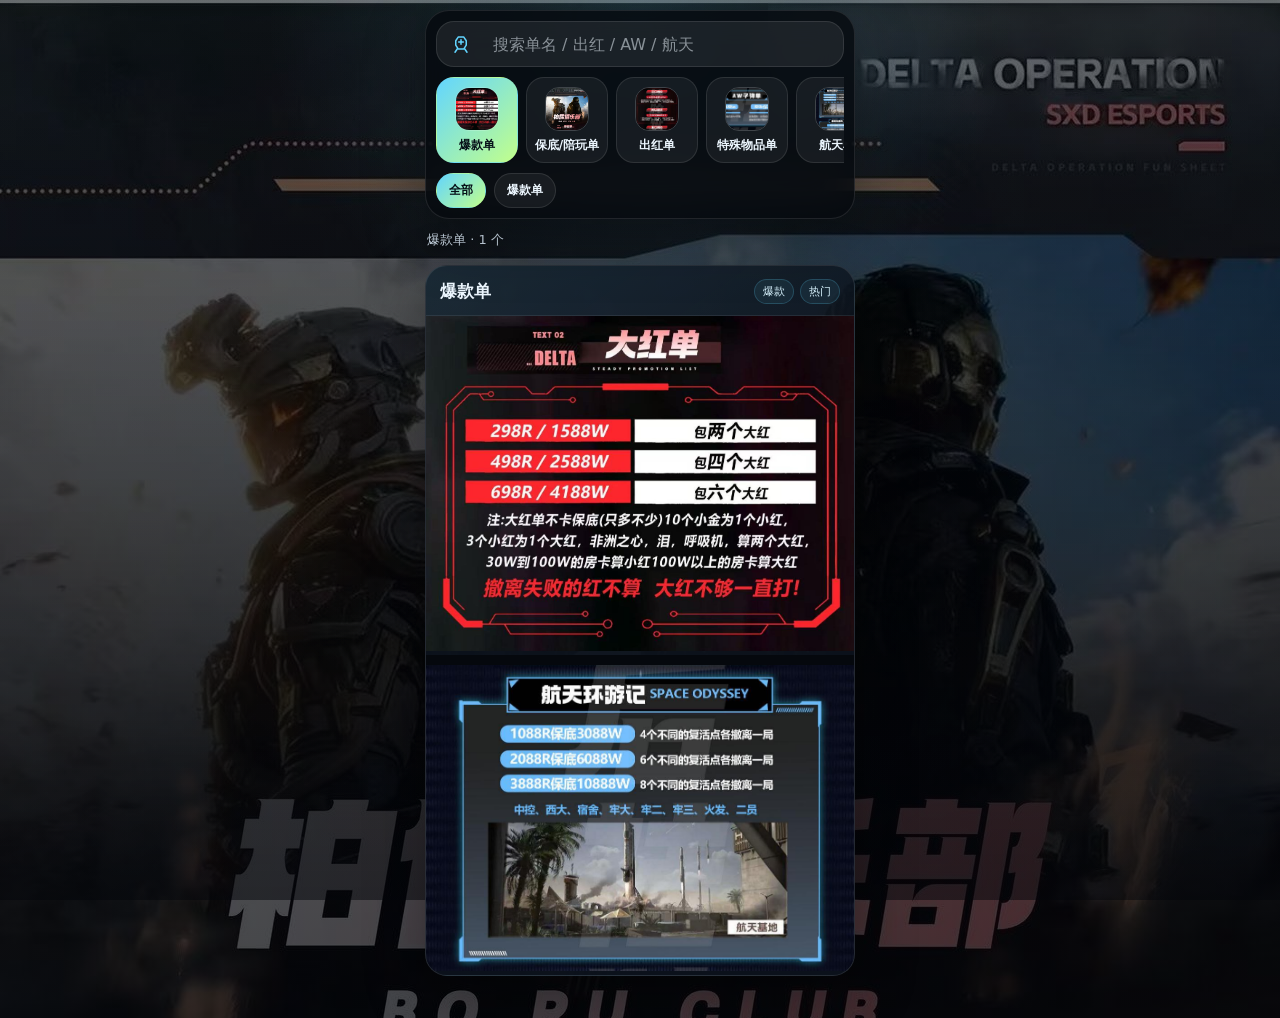
<file: index.html>
<!doctype html>
<html lang="zh-CN">
<head>
  <meta charset="utf-8" />
  <meta name="viewport" content="width=device-width, initial-scale=1, viewport-fit=cover" />
  <title>三角洲选单</title>
  <meta name="description" content="柏儒电竞三角洲移动端选单页。" />
  <link rel="stylesheet" href="assets/css/mobile-orders.css" />
</head>
<body>
  <main class="mo-app">
    <section class="mo-control">
      <label class="mo-search" aria-label="搜索单子">
        <svg viewBox="0 0 32 32" aria-hidden="true">
          <path d="M12.5 6.5h7l3.5 5.2v5.7l-3.2 5.1h-7.6l-3.2-5.1v-5.7l3.5-5.2Z" />
          <path d="M16 10.2v6.1m-3.1-3h6.2M11.2 22.4 8 27m12.8-4.6 3.2 4.6" />
        </svg>
        <input id="orderSearch" type="search" autocomplete="off" placeholder="搜索单名 / 出红 / AW / 航天" />
      </label>

      <div class="mo-tabs" id="mainTabs" aria-label="大类选项"></div>
      <div class="mo-subtabs" id="subTabs" aria-label="子选项"></div>
    </section>

    <section class="mo-status" id="orderStatus"></section>
    <section class="mo-list" id="orderList" aria-live="polite"></section>
  </main>

  <div class="mo-viewer" id="imageViewer" hidden>
    <button type="button" class="mo-viewer-close" aria-label="关闭">×</button>
    <img src="bairu_pic_new/爆款.jpg" alt="" />
  </div>

  <script src="assets/js/mobile-orders.js"></script>
</body>
</html>
</file>
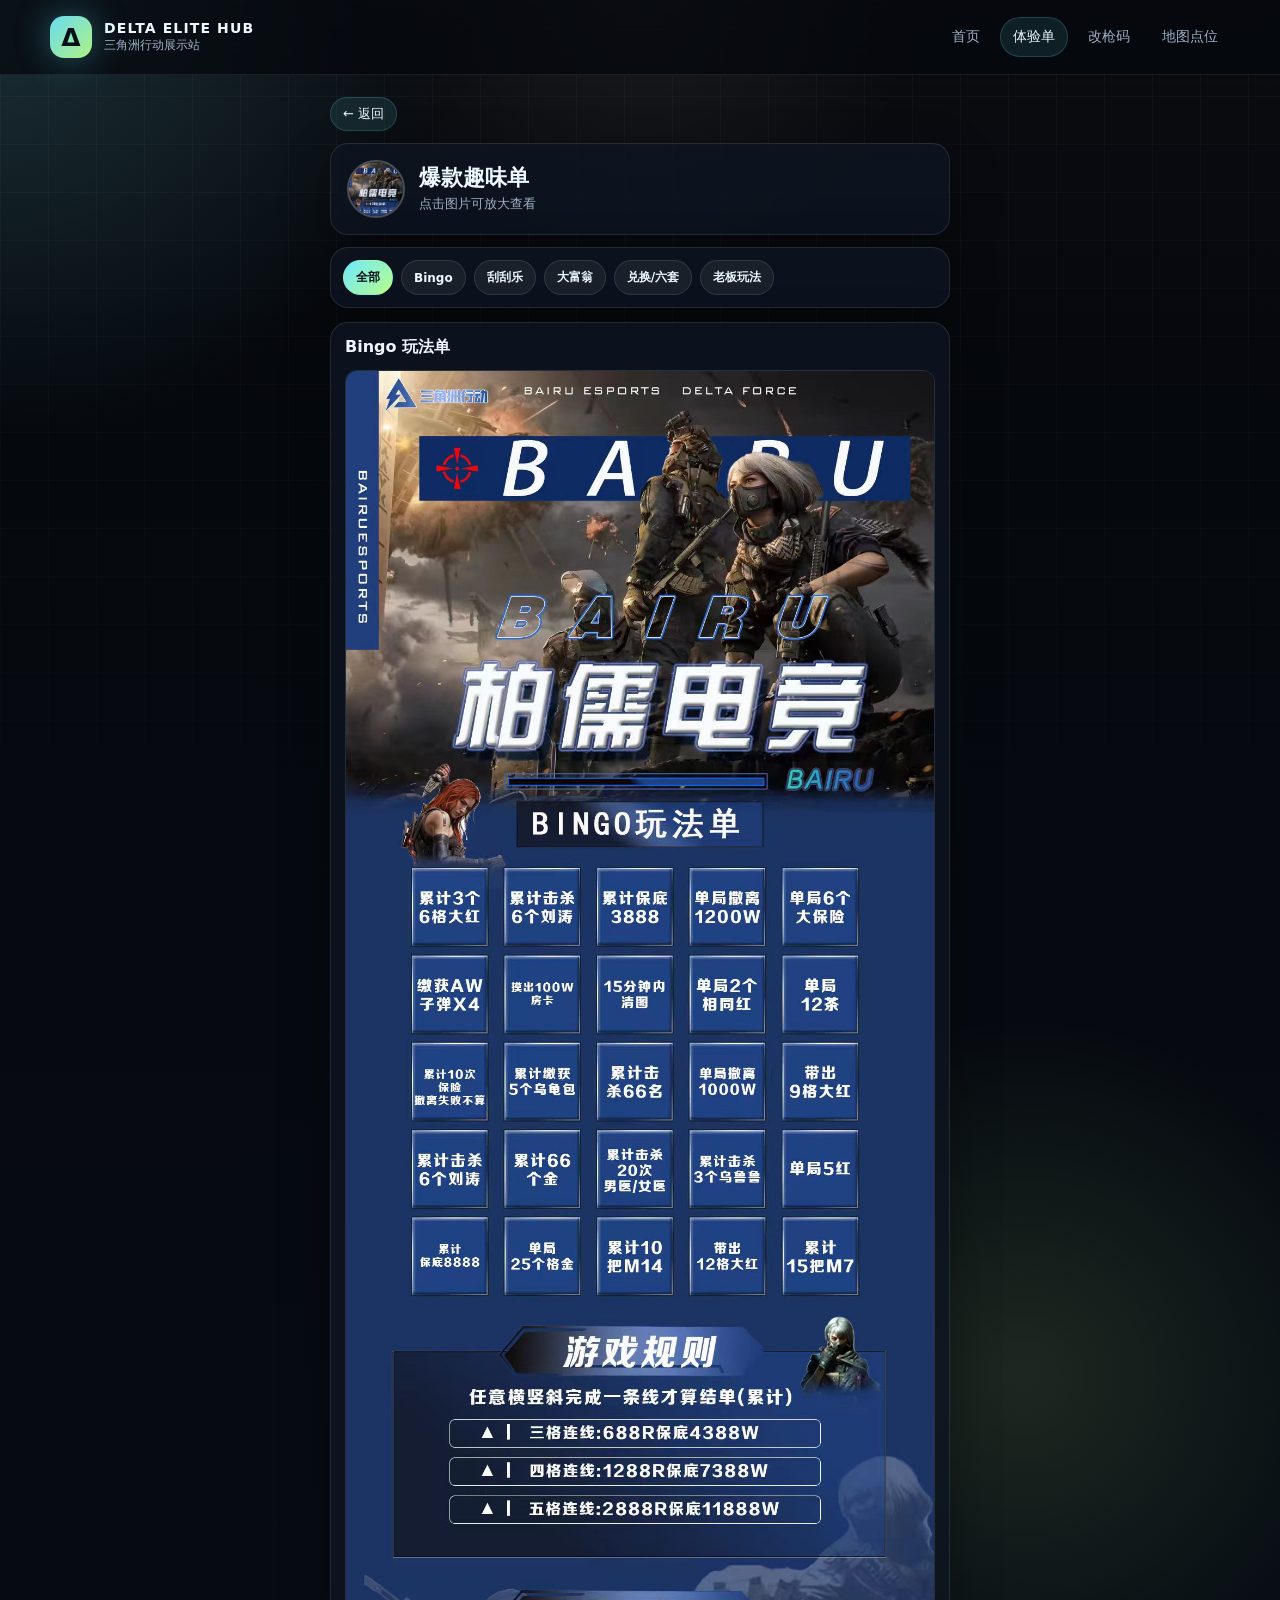
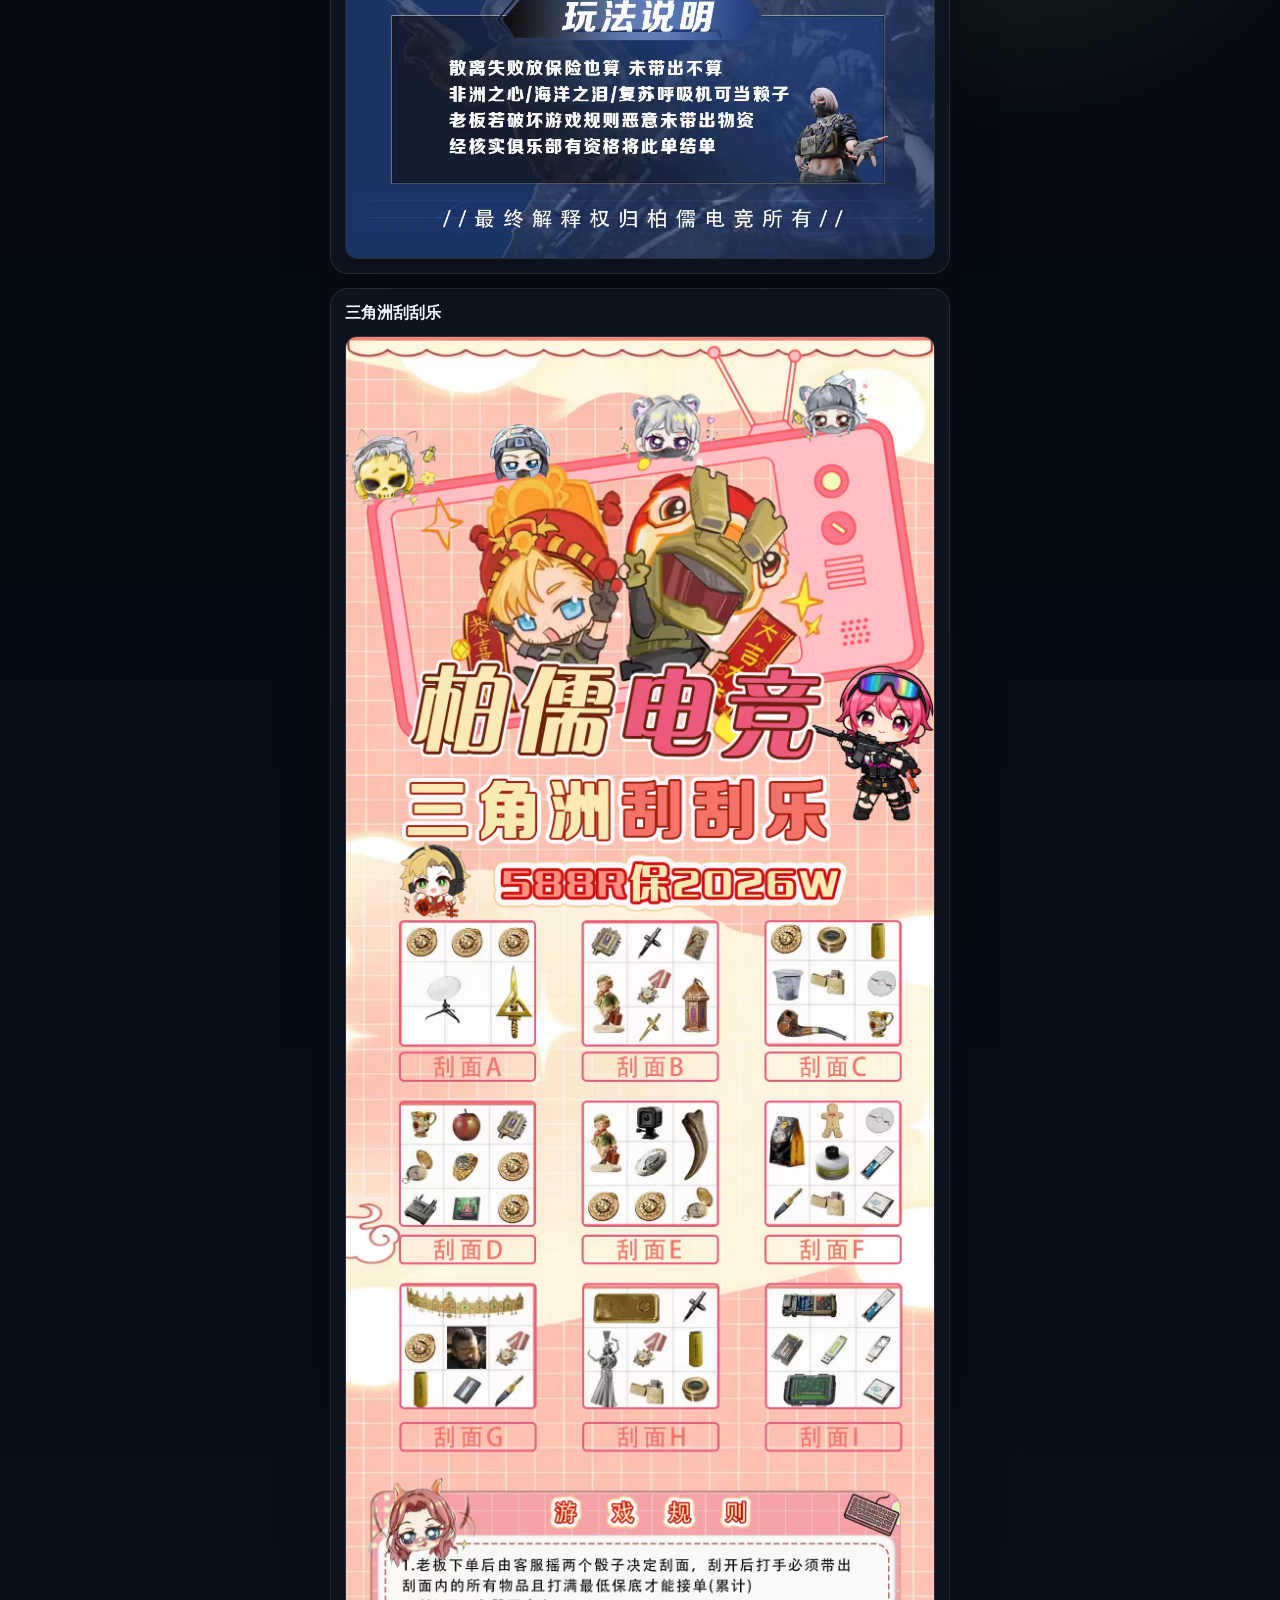
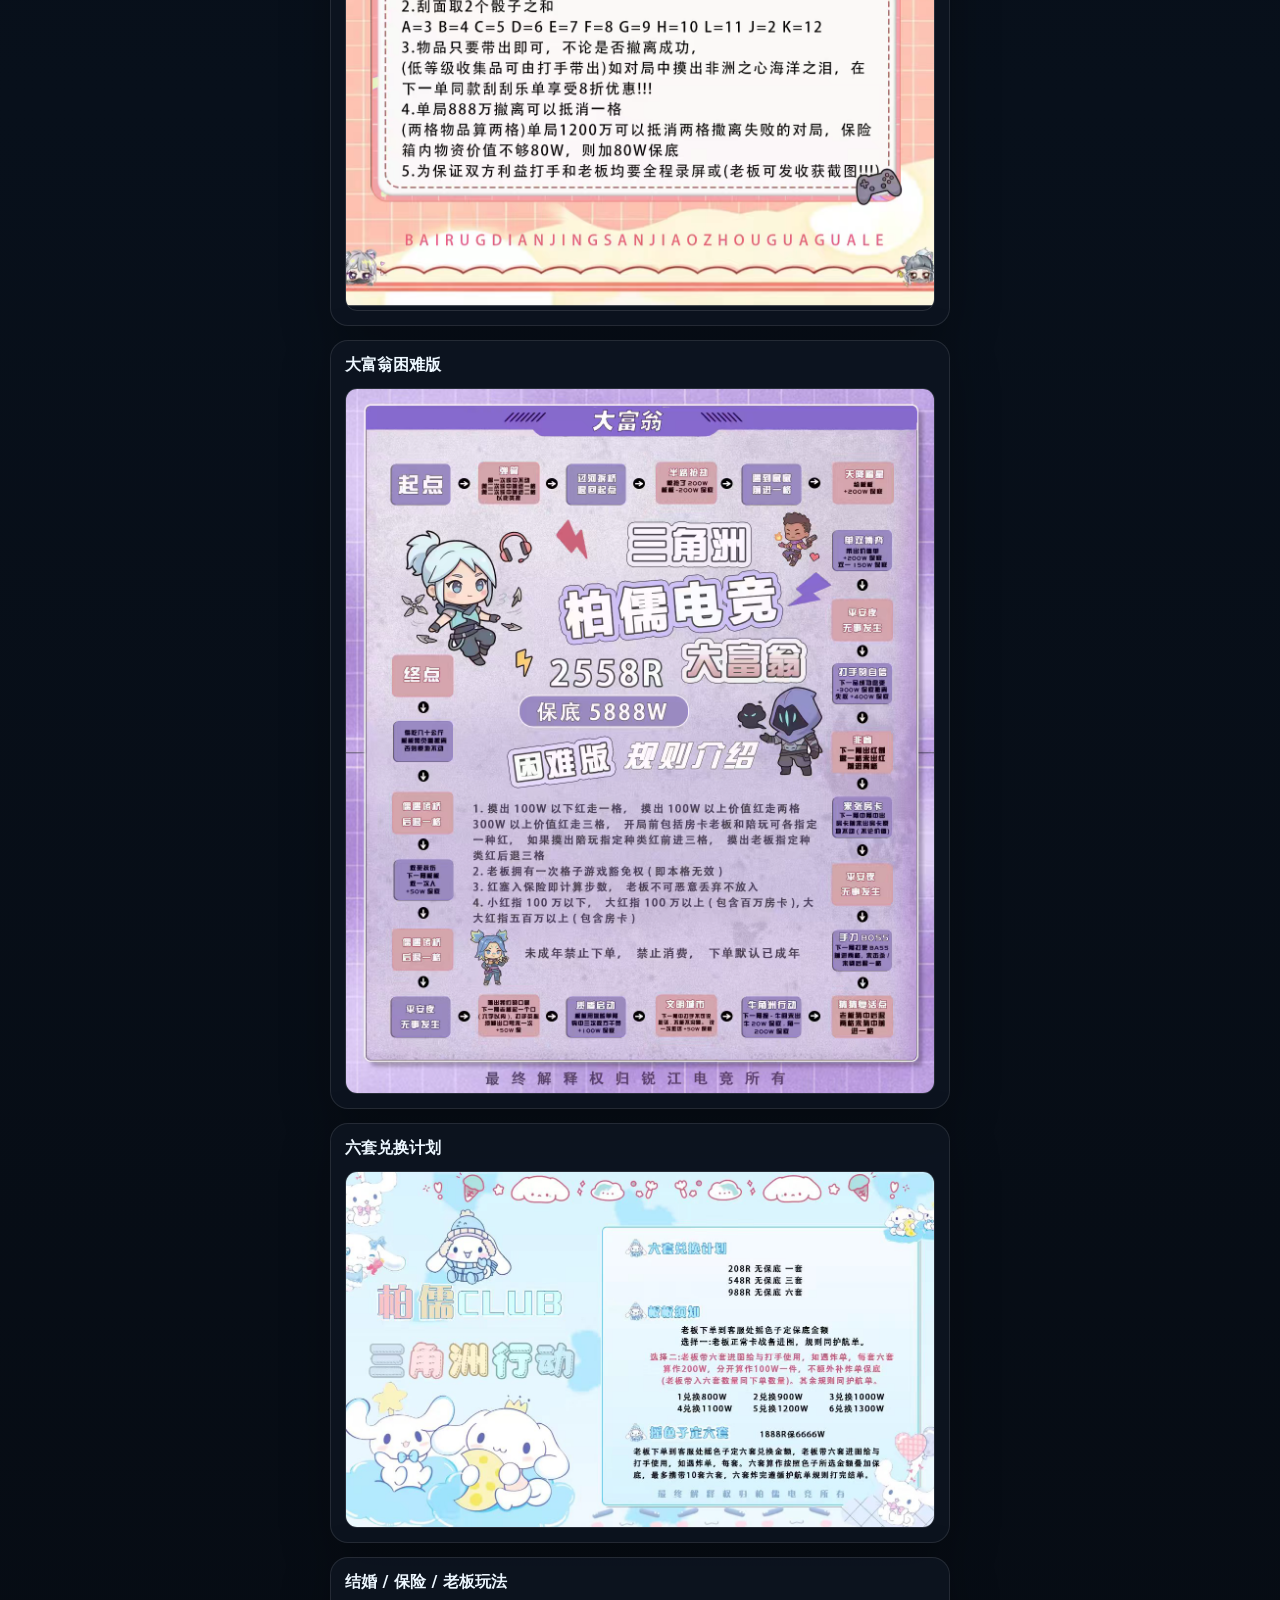
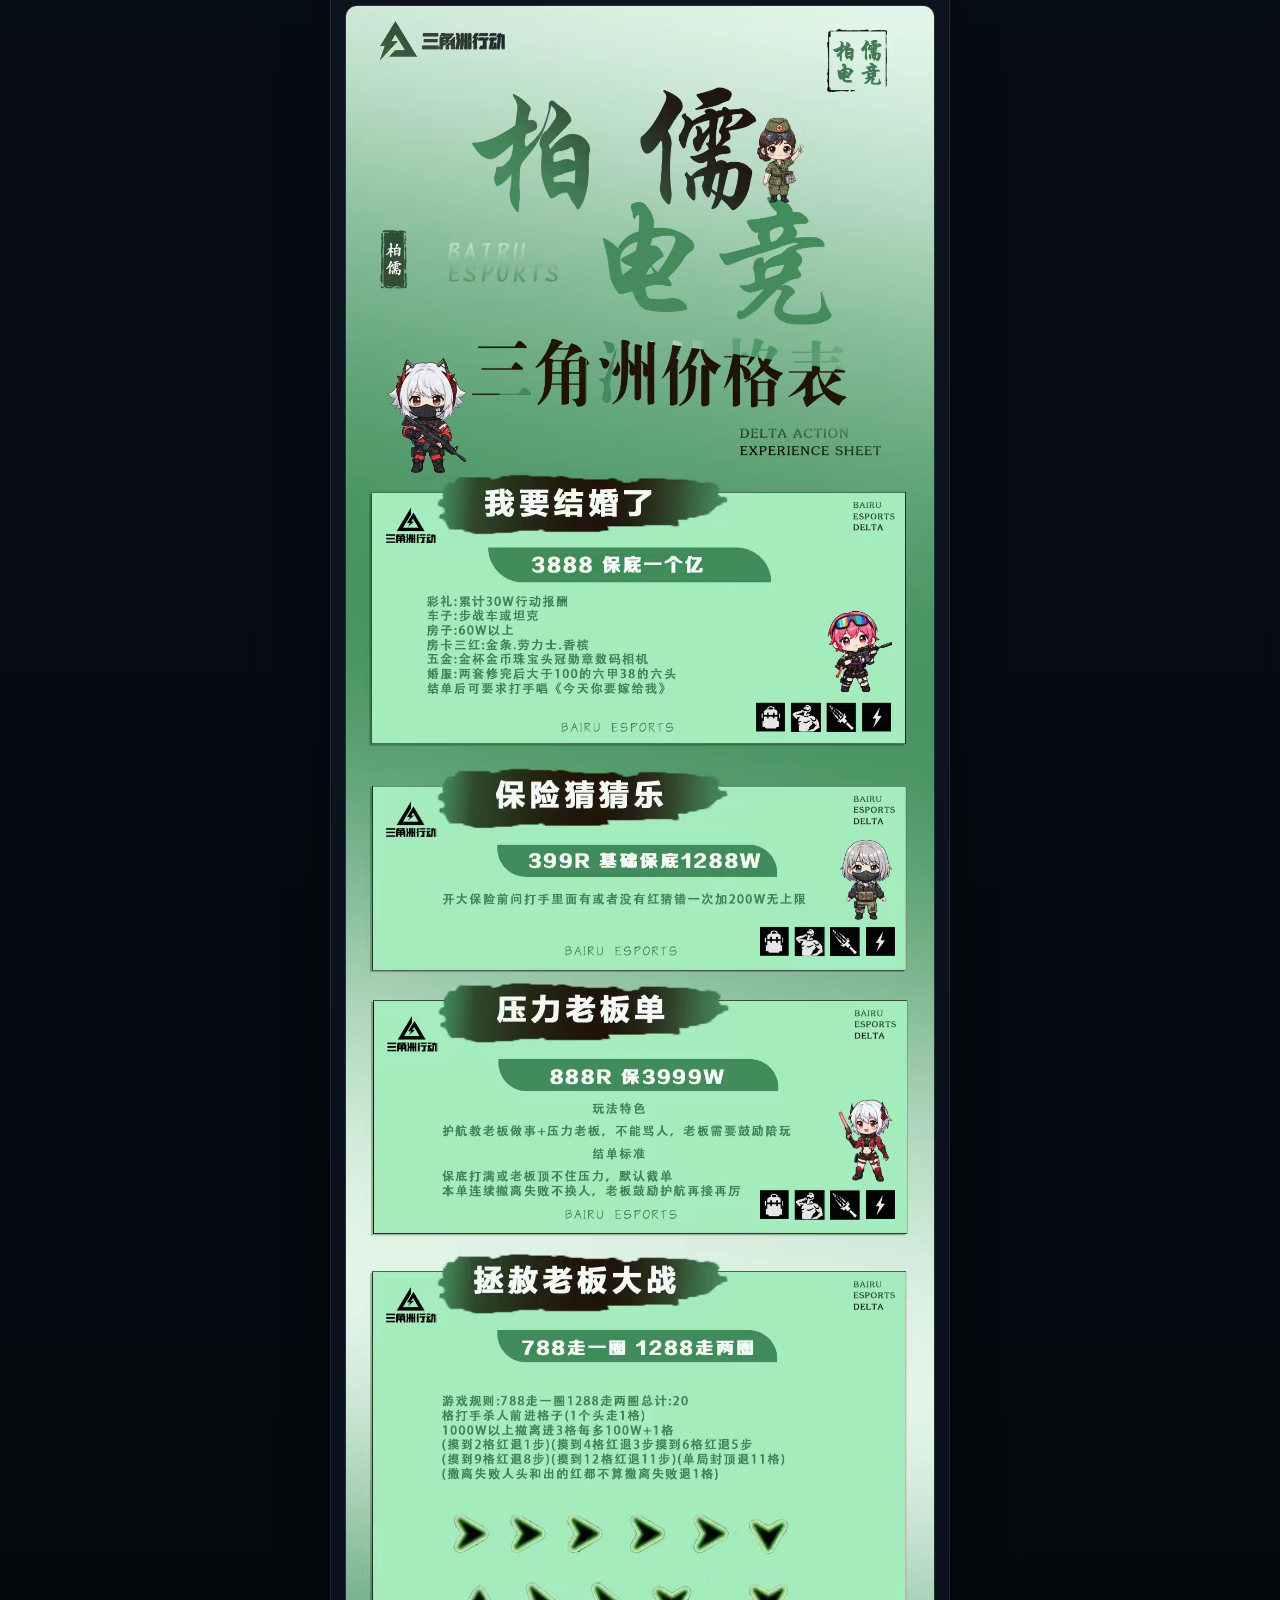
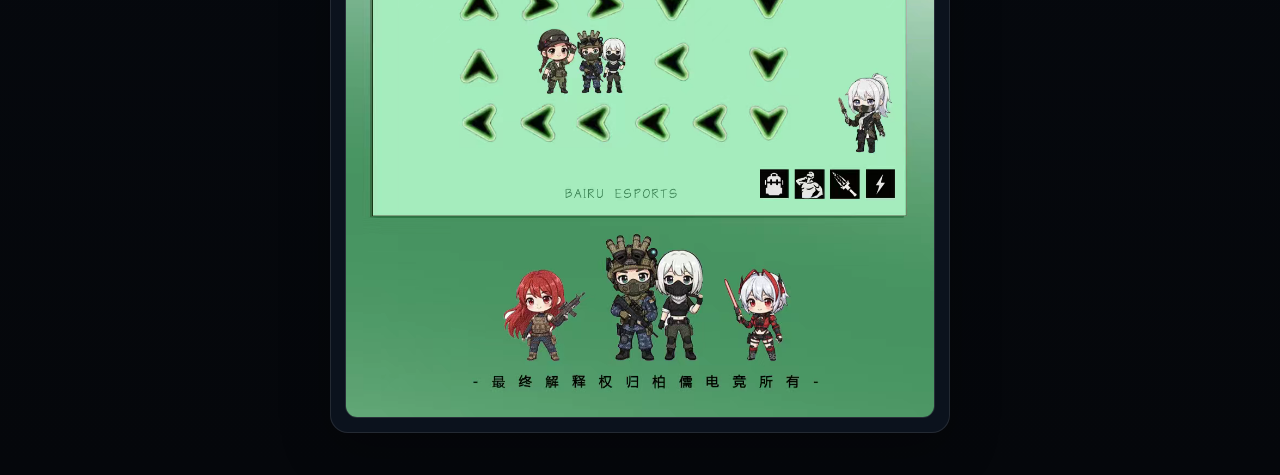
<file: fun-entertain.html>
<!doctype html>
<html lang="zh-CN">
<head>
  <meta charset="utf-8" />
  <meta name="viewport" content="width=device-width, initial-scale=1" />
  <title>爆款趣味单 | Delta Elite Hub</title>
  <meta name="description" content="三角洲行动 Bingo、刮刮乐、大富翁等趣味玩法单展示。" />
  <link rel="stylesheet" href="assets/css/styles.css" />
</head>
<body>
  <header class="topbar">
    <div class="container nav">
      <a class="brand" href="index.html" aria-label="Delta Elite Hub 首页">
        <span class="logo-mark"></span>
        <span class="logo-text"><strong>DELTA ELITE HUB</strong><span>三角洲行动展示站</span></span>
      </a>
      <nav class="nav-links" aria-label="主导航">
        <a href="index.html">首页</a><a class="active" href="fun.html">体验单</a><a href="guns.html">改枪码</a><a href="maps.html">地图点位</a>
      </nav>
    </div>
  </header>

  <main class="service-detail-shell">
    <a class="mini-back" href="fun.html">← 返回</a>

    <section class="service-profile">
      <img src="assets/service-orders/趣味单9.jpg" alt="爆款趣味单" />
      <div>
        <h1>爆款趣味单</h1>
        <p>点击图片可放大查看</p>
      </div>
    </section>

    <section class="service-tabs" aria-label="单子筛选">
      <button class="active" data-order-filter="all">全部</button>
      <button data-order-filter="bingo">Bingo</button>
      <button data-order-filter="scratch">刮刮乐</button>
      <button data-order-filter="monopoly">大富翁</button>
      <button data-order-filter="exchange">兑换/六套</button>
      <button data-order-filter="boss">老板玩法</button>
    </section>

    <section class="order-image-list">
      <article class="order-sheet" id="bingo" data-order-group="bingo">
        <h2>Bingo 玩法单</h2>
        <img class="zoomable-image" src="assets/service-orders/趣味单9.jpg" alt="Bingo玩法单" />
      </article>
      <article class="order-sheet" id="scratch" data-order-group="scratch">
        <h2>三角洲刮刮乐</h2>
        <img class="zoomable-image" src="assets/service-orders/趣味单8.png" alt="三角洲刮刮乐" />
      </article>
      <article class="order-sheet" id="monopoly" data-order-group="monopoly">
        <h2>大富翁困难版</h2>
        <img class="zoomable-image" src="assets/service-orders/趣味单10.png" alt="大富翁困难版" />
      </article>
      <article class="order-sheet" data-order-group="exchange">
        <h2>六套兑换计划</h2>
        <img class="zoomable-image" src="assets/service-orders/趣味单7.jpg" alt="六套兑换计划" />
      </article>
      <article class="order-sheet" data-order-group="boss">
        <h2>结婚 / 保险 / 老板玩法</h2>
        <img class="zoomable-image" src="assets/service-orders/趣味单6.png" alt="三角洲价格表" />
      </article>
    </section>
  </main>

  <script src="assets/js/main.js"></script>
</body>
</html>
</file>
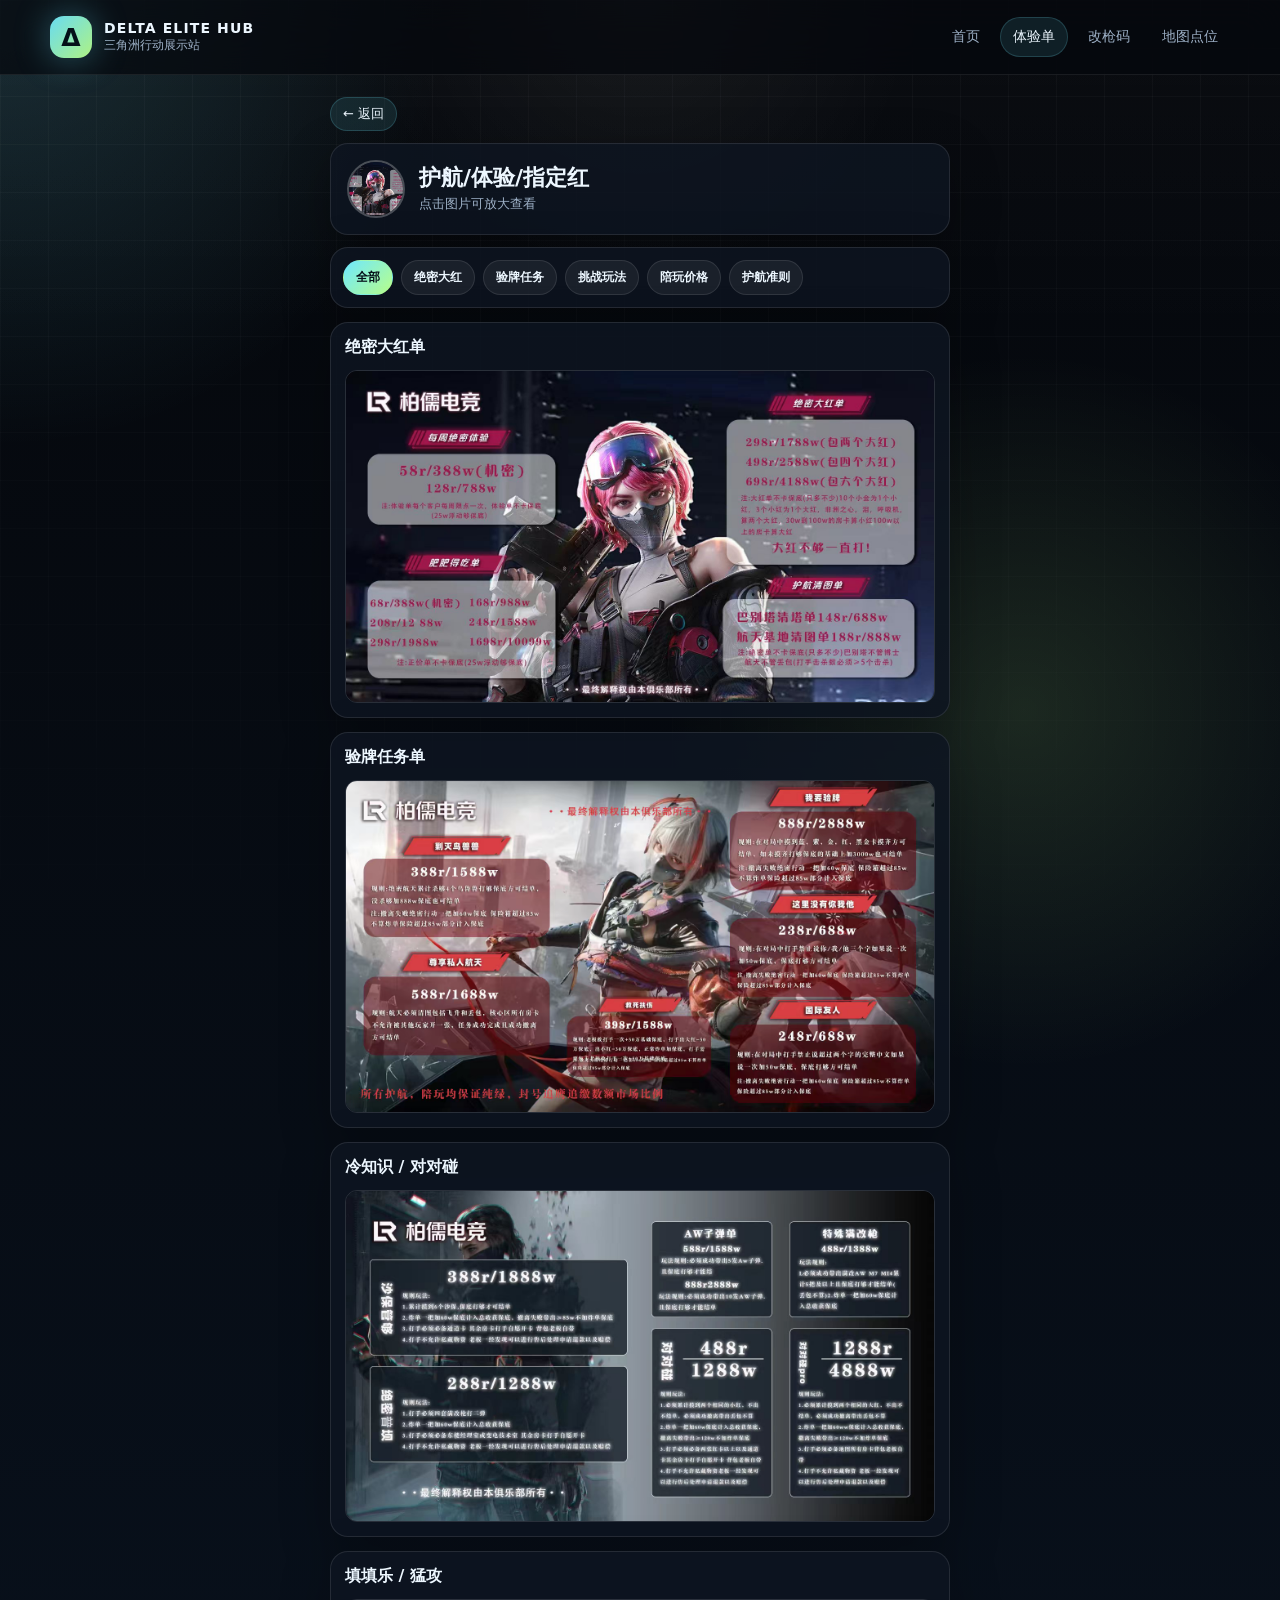
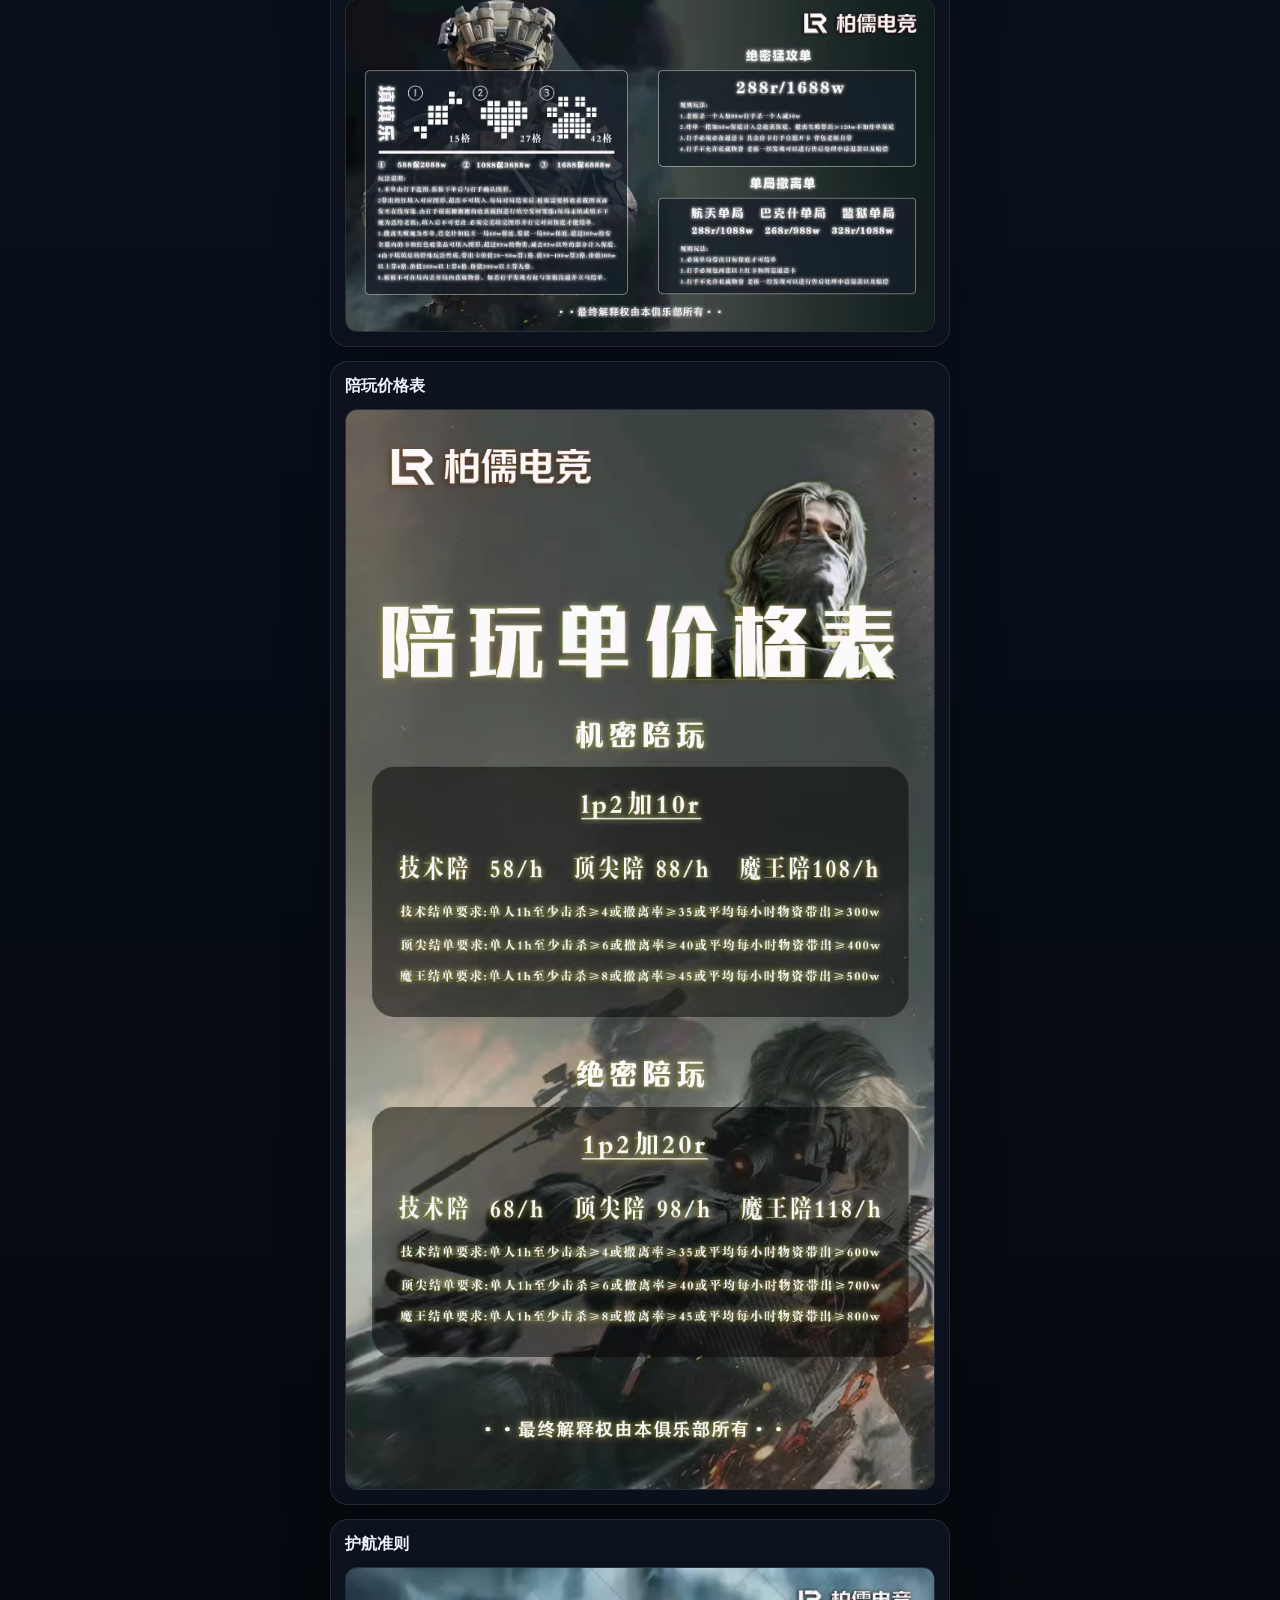
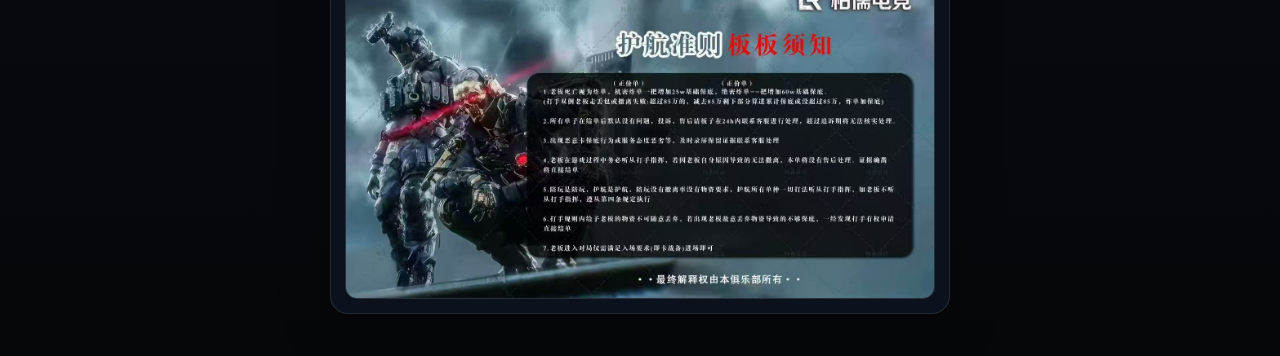
<file: fun-stable.html>
<!doctype html>
<html lang="zh-CN">
<head>
  <meta charset="utf-8" />
  <meta name="viewport" content="width=device-width, initial-scale=1" />
  <title>护航体验单 | Delta Elite Hub</title>
  <meta name="description" content="三角洲行动护航、体验、陪玩、指定红单图展示。" />
  <link rel="stylesheet" href="assets/css/styles.css" />
</head>
<body>
  <header class="topbar">
    <div class="container nav">
      <a class="brand" href="index.html" aria-label="Delta Elite Hub 首页">
        <span class="logo-mark"></span>
        <span class="logo-text"><strong>DELTA ELITE HUB</strong><span>三角洲行动展示站</span></span>
      </a>
      <nav class="nav-links" aria-label="主导航">
        <a href="index.html">首页</a><a class="active" href="fun.html">体验单</a><a href="guns.html">改枪码</a><a href="maps.html">地图点位</a>
      </nav>
    </div>
  </header>

  <main class="service-detail-shell">
    <a class="mini-back" href="fun.html">← 返回</a>

    <section class="service-profile">
      <img src="assets/service-orders/趣味单1.jpg" alt="护航体验单" />
      <div>
        <h1>护航/体验/指定红</h1>
        <p>点击图片可放大查看</p>
      </div>
    </section>

    <section class="service-tabs" aria-label="单子筛选">
      <button class="active" data-order-filter="all">全部</button>
      <button data-order-filter="hot">绝密大红</button>
      <button data-order-filter="task">验牌任务</button>
      <button data-order-filter="challenge">挑战玩法</button>
      <button data-order-filter="playmate">陪玩价格</button>
      <button data-order-filter="rule">护航准则</button>
    </section>

    <section class="order-image-list">
      <article class="order-sheet" id="hot" data-order-group="hot">
        <h2>绝密大红单</h2>
        <img class="zoomable-image" src="assets/service-orders/趣味单1.jpg" alt="绝密大红单" />
      </article>
      <article class="order-sheet" id="task" data-order-group="task">
        <h2>验牌任务单</h2>
        <img class="zoomable-image" src="assets/service-orders/趣味单2.png" alt="验牌任务单" />
      </article>
      <article class="order-sheet" data-order-group="challenge">
        <h2>冷知识 / 对对碰</h2>
        <img class="zoomable-image" src="assets/service-orders/趣味单3.jpg" alt="冷知识与对对碰" />
      </article>
      <article class="order-sheet" data-order-group="challenge">
        <h2>填填乐 / 猛攻</h2>
        <img class="zoomable-image" src="assets/service-orders/趣味单4.jpg" alt="填填乐与猛攻" />
      </article>
      <article class="order-sheet" id="playmate" data-order-group="playmate">
        <h2>陪玩价格表</h2>
        <img class="zoomable-image" src="assets/service-orders/趣味单5.png" alt="陪玩价格表" />
      </article>
      <article class="order-sheet" data-order-group="rule">
        <h2>护航准则</h2>
        <img class="zoomable-image" src="assets/service-orders/趣味单11.jpg" alt="护航准则" />
      </article>
    </section>
  </main>

  <script src="assets/js/main.js"></script>
</body>
</html>
</file>
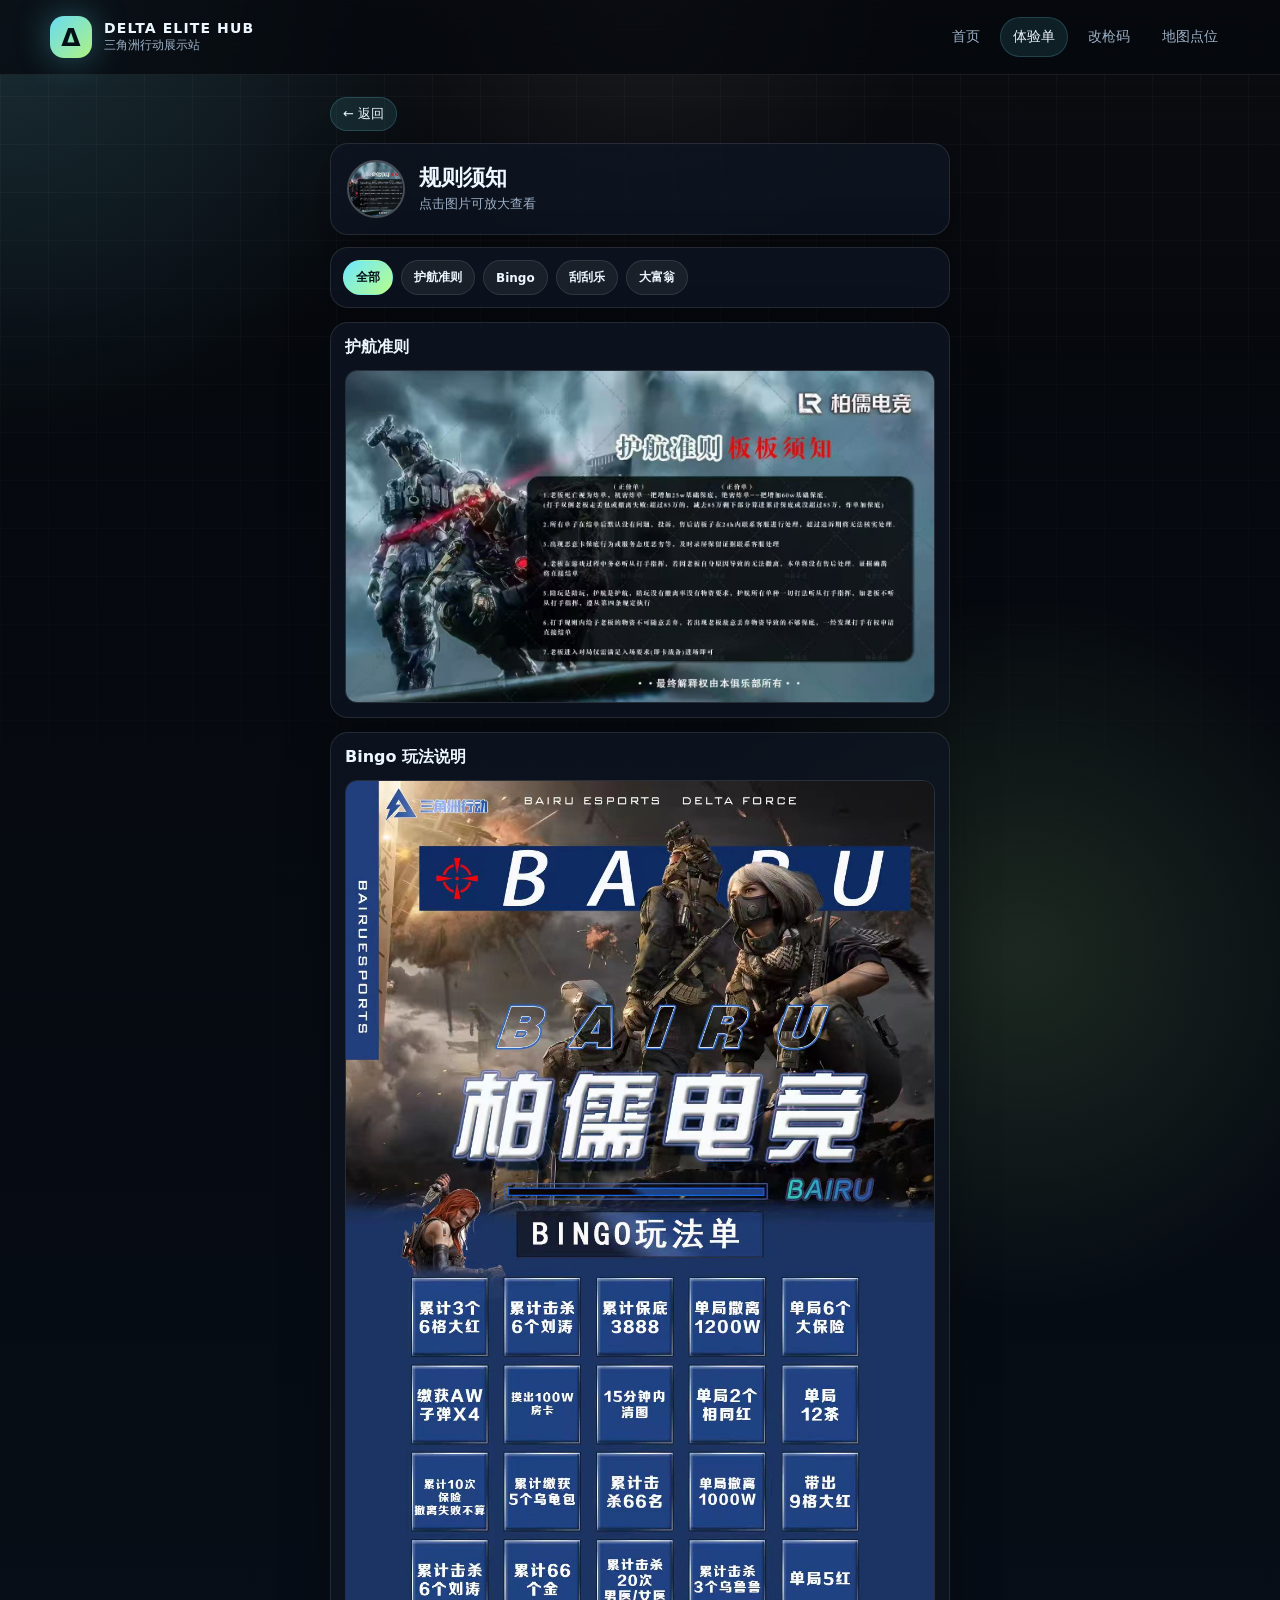
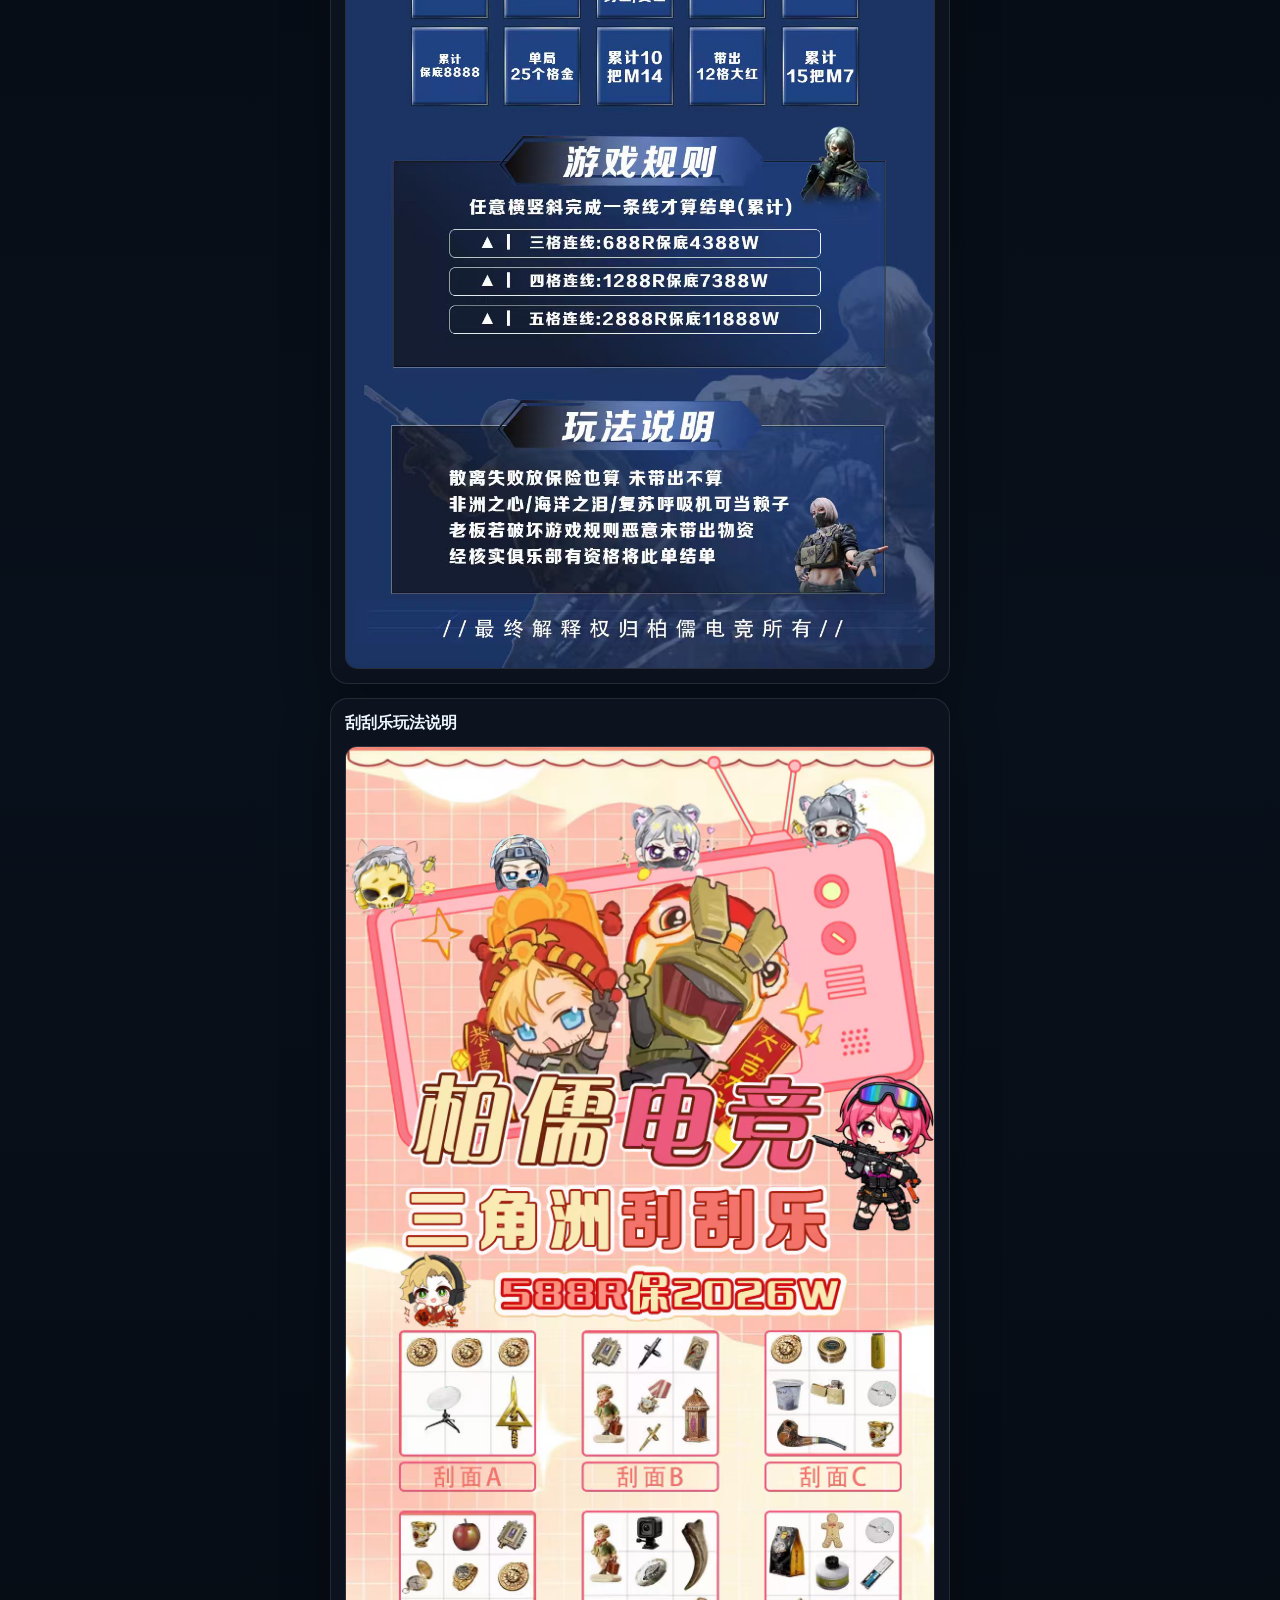
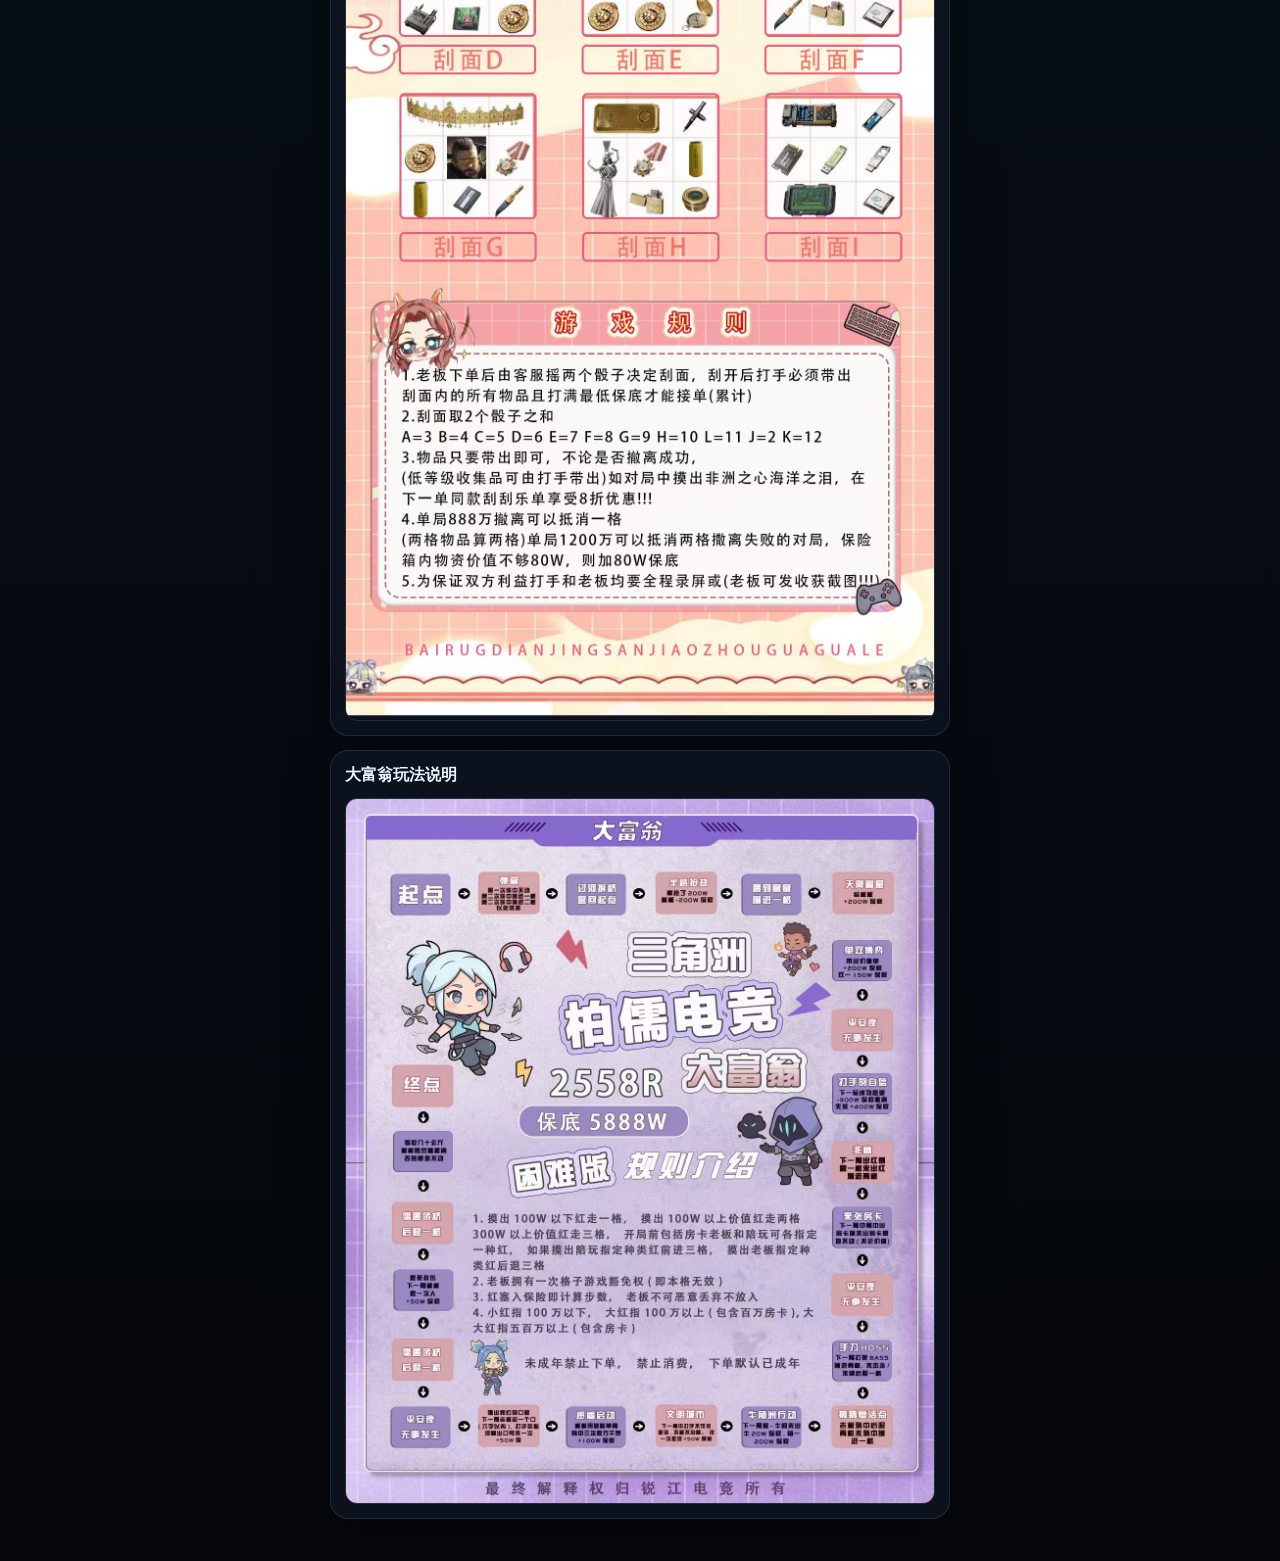
<file: fun-teach.html>
<!doctype html>
<html lang="zh-CN">
<head>
  <meta charset="utf-8" />
  <meta name="viewport" content="width=device-width, initial-scale=1" />
  <title>规则须知 | Delta Elite Hub</title>
  <meta name="description" content="三角洲行动体验单规则须知与玩法说明。" />
  <link rel="stylesheet" href="assets/css/styles.css" />
</head>
<body>
  <header class="topbar">
    <div class="container nav">
      <a class="brand" href="index.html" aria-label="Delta Elite Hub 首页">
        <span class="logo-mark"></span>
        <span class="logo-text"><strong>DELTA ELITE HUB</strong><span>三角洲行动展示站</span></span>
      </a>
      <nav class="nav-links" aria-label="主导航">
        <a href="index.html">首页</a><a class="active" href="fun.html">体验单</a><a href="guns.html">改枪码</a><a href="maps.html">地图点位</a>
      </nav>
    </div>
  </header>

  <main class="service-detail-shell">
    <a class="mini-back" href="fun.html">← 返回</a>

    <section class="service-profile">
      <img src="assets/service-orders/趣味单11.jpg" alt="规则须知" />
      <div>
        <h1>规则须知</h1>
        <p>点击图片可放大查看</p>
      </div>
    </section>

    <section class="service-tabs" aria-label="单子筛选">
      <button class="active" data-order-filter="all">全部</button>
      <button data-order-filter="escort">护航准则</button>
      <button data-order-filter="bingo">Bingo</button>
      <button data-order-filter="scratch">刮刮乐</button>
      <button data-order-filter="monopoly">大富翁</button>
    </section>

    <section class="order-image-list">
      <article class="order-sheet" data-order-group="escort">
        <h2>护航准则</h2>
        <img class="zoomable-image" src="assets/service-orders/趣味单11.jpg" alt="护航准则" />
      </article>
      <article class="order-sheet" data-order-group="bingo">
        <h2>Bingo 玩法说明</h2>
        <img class="zoomable-image" src="assets/service-orders/趣味单9.jpg" alt="Bingo玩法说明" />
      </article>
      <article class="order-sheet" data-order-group="scratch">
        <h2>刮刮乐玩法说明</h2>
        <img class="zoomable-image" src="assets/service-orders/趣味单8.png" alt="刮刮乐玩法说明" />
      </article>
      <article class="order-sheet" data-order-group="monopoly">
        <h2>大富翁玩法说明</h2>
        <img class="zoomable-image" src="assets/service-orders/趣味单10.png" alt="大富翁玩法说明" />
      </article>
    </section>
  </main>

  <script src="assets/js/main.js"></script>
</body>
</html>
</file>
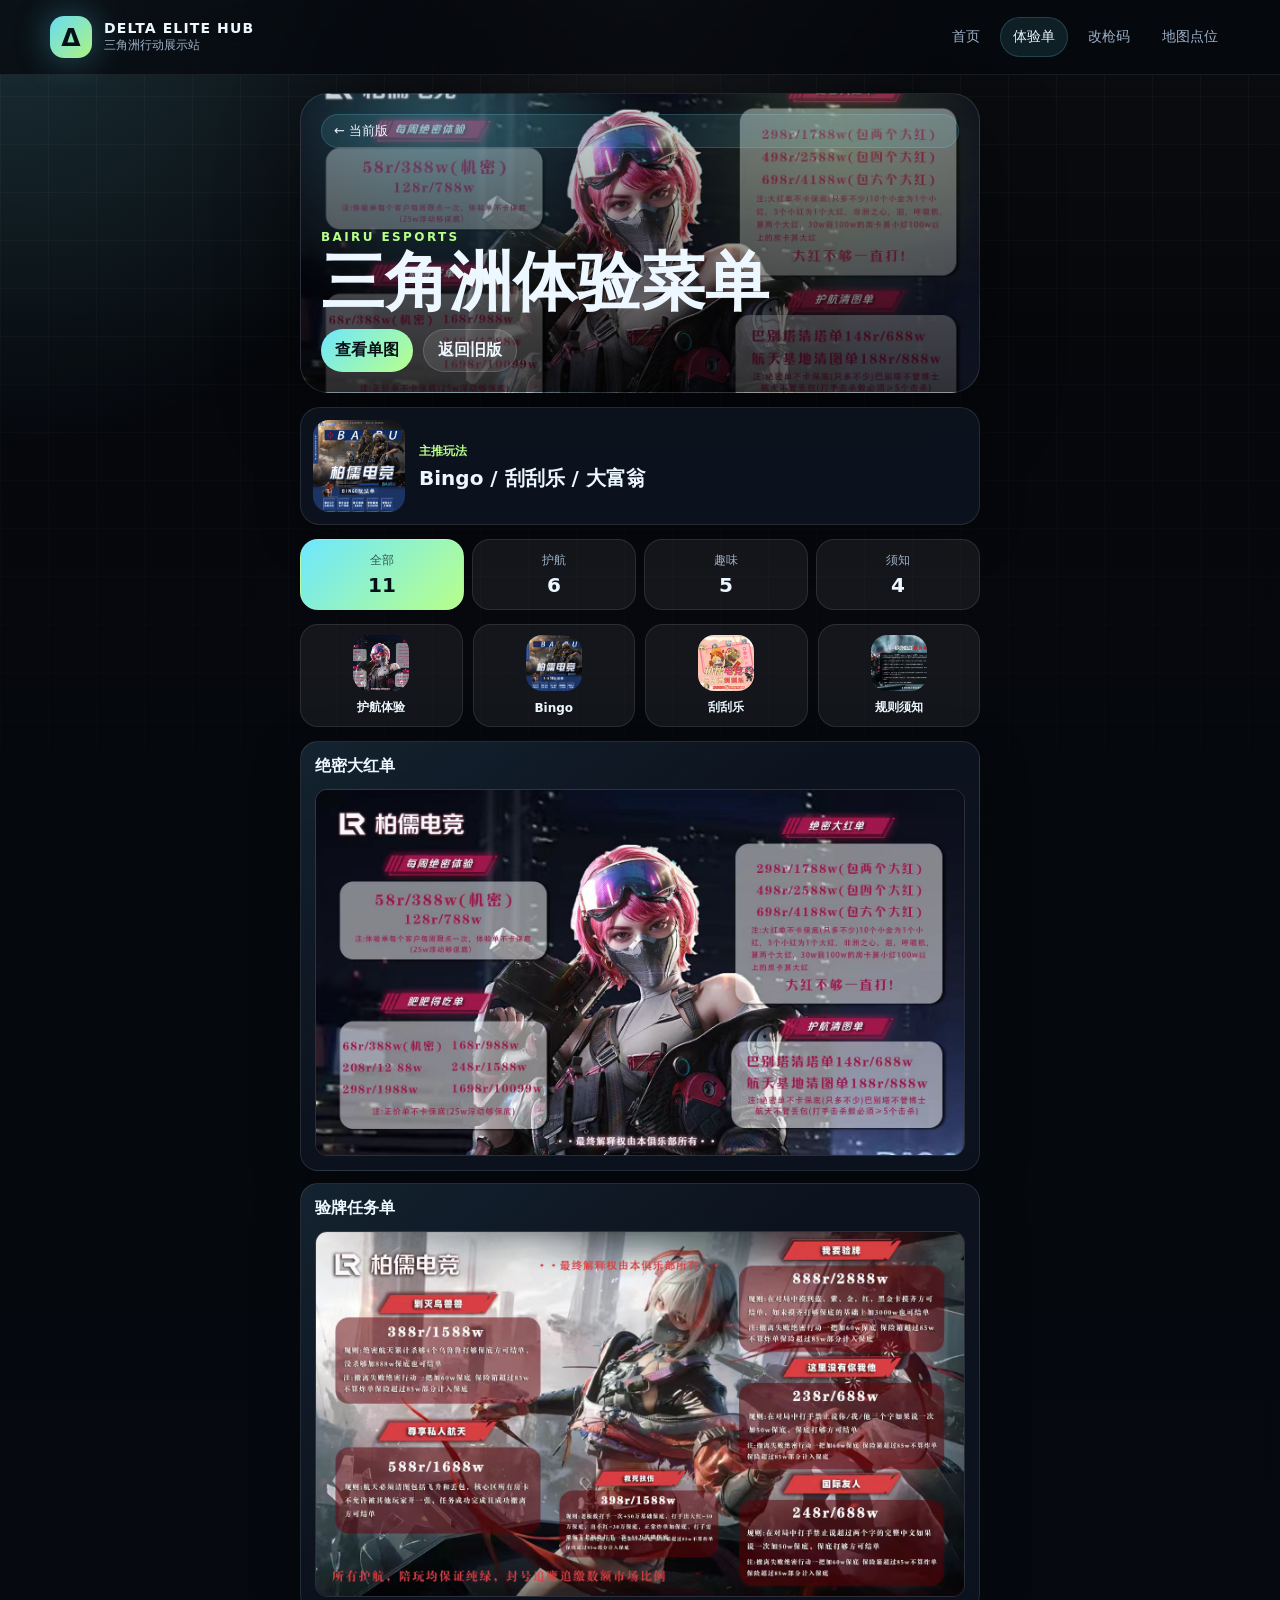
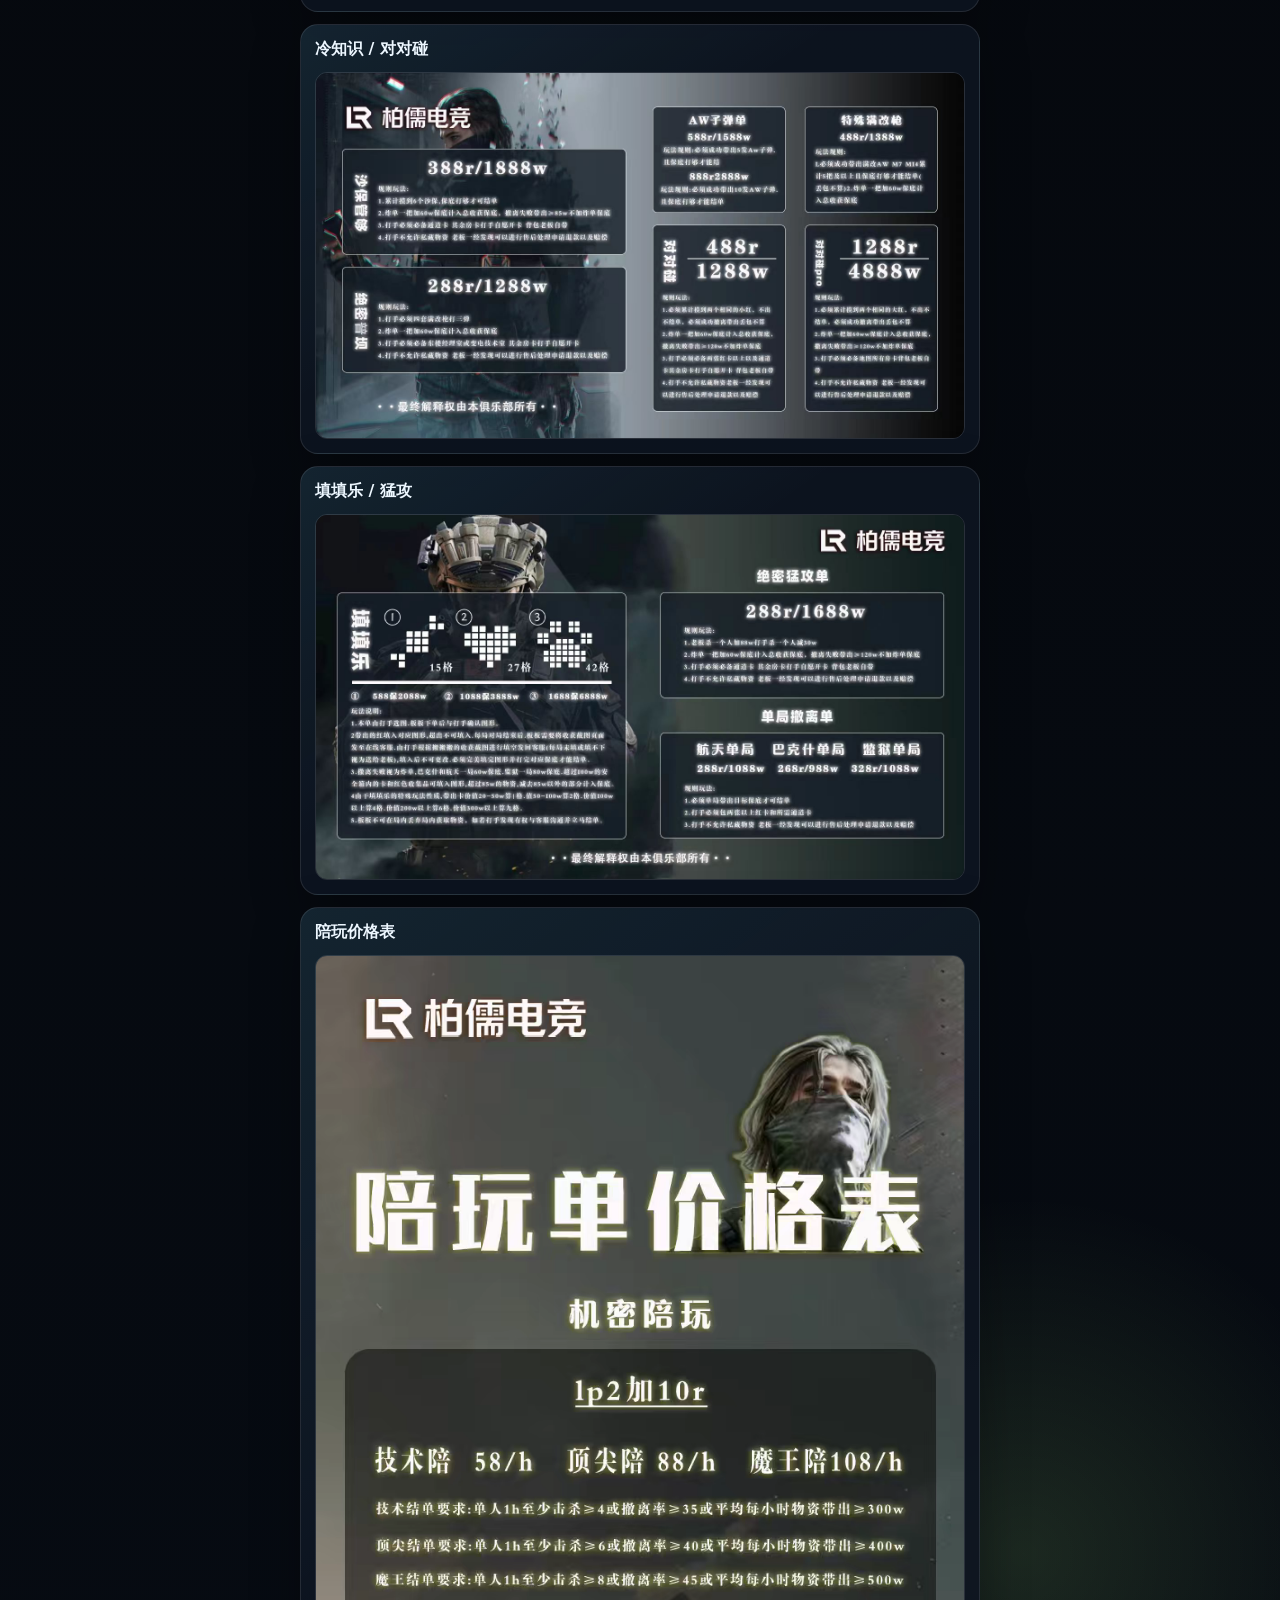
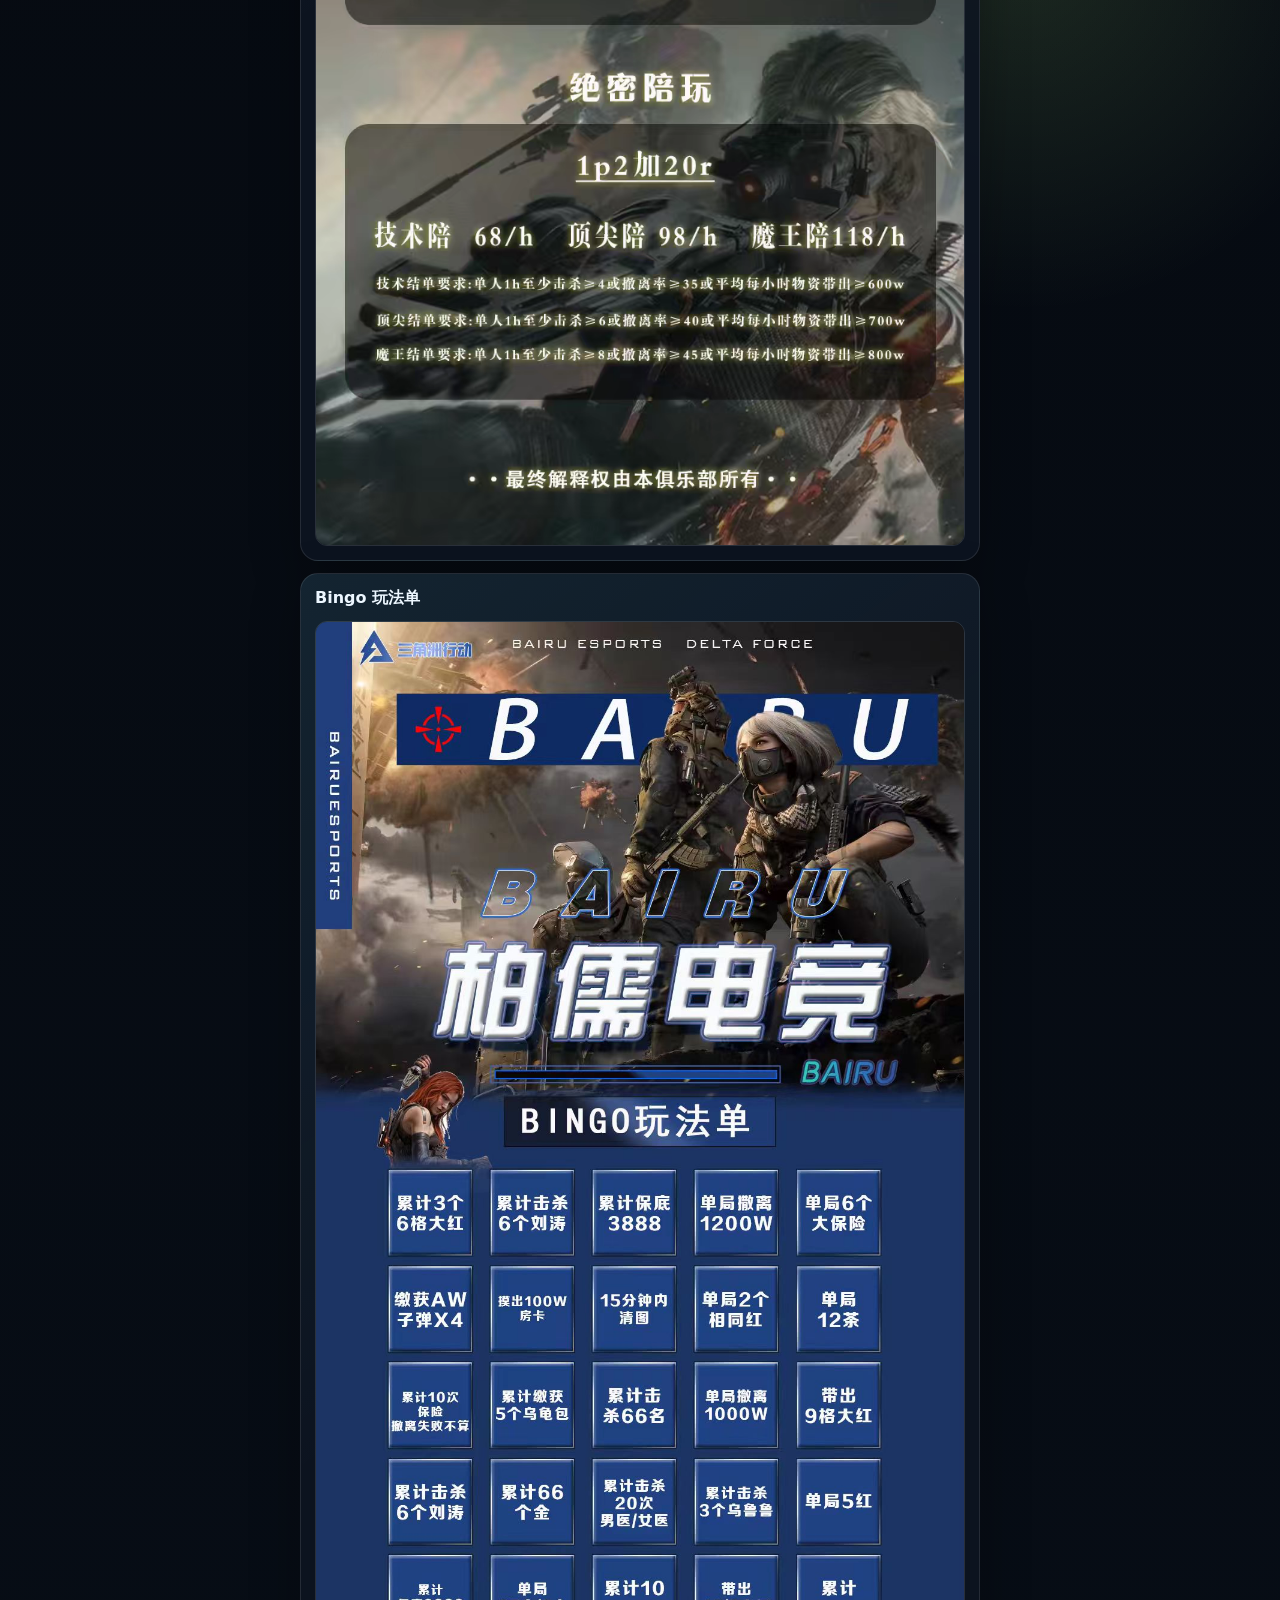
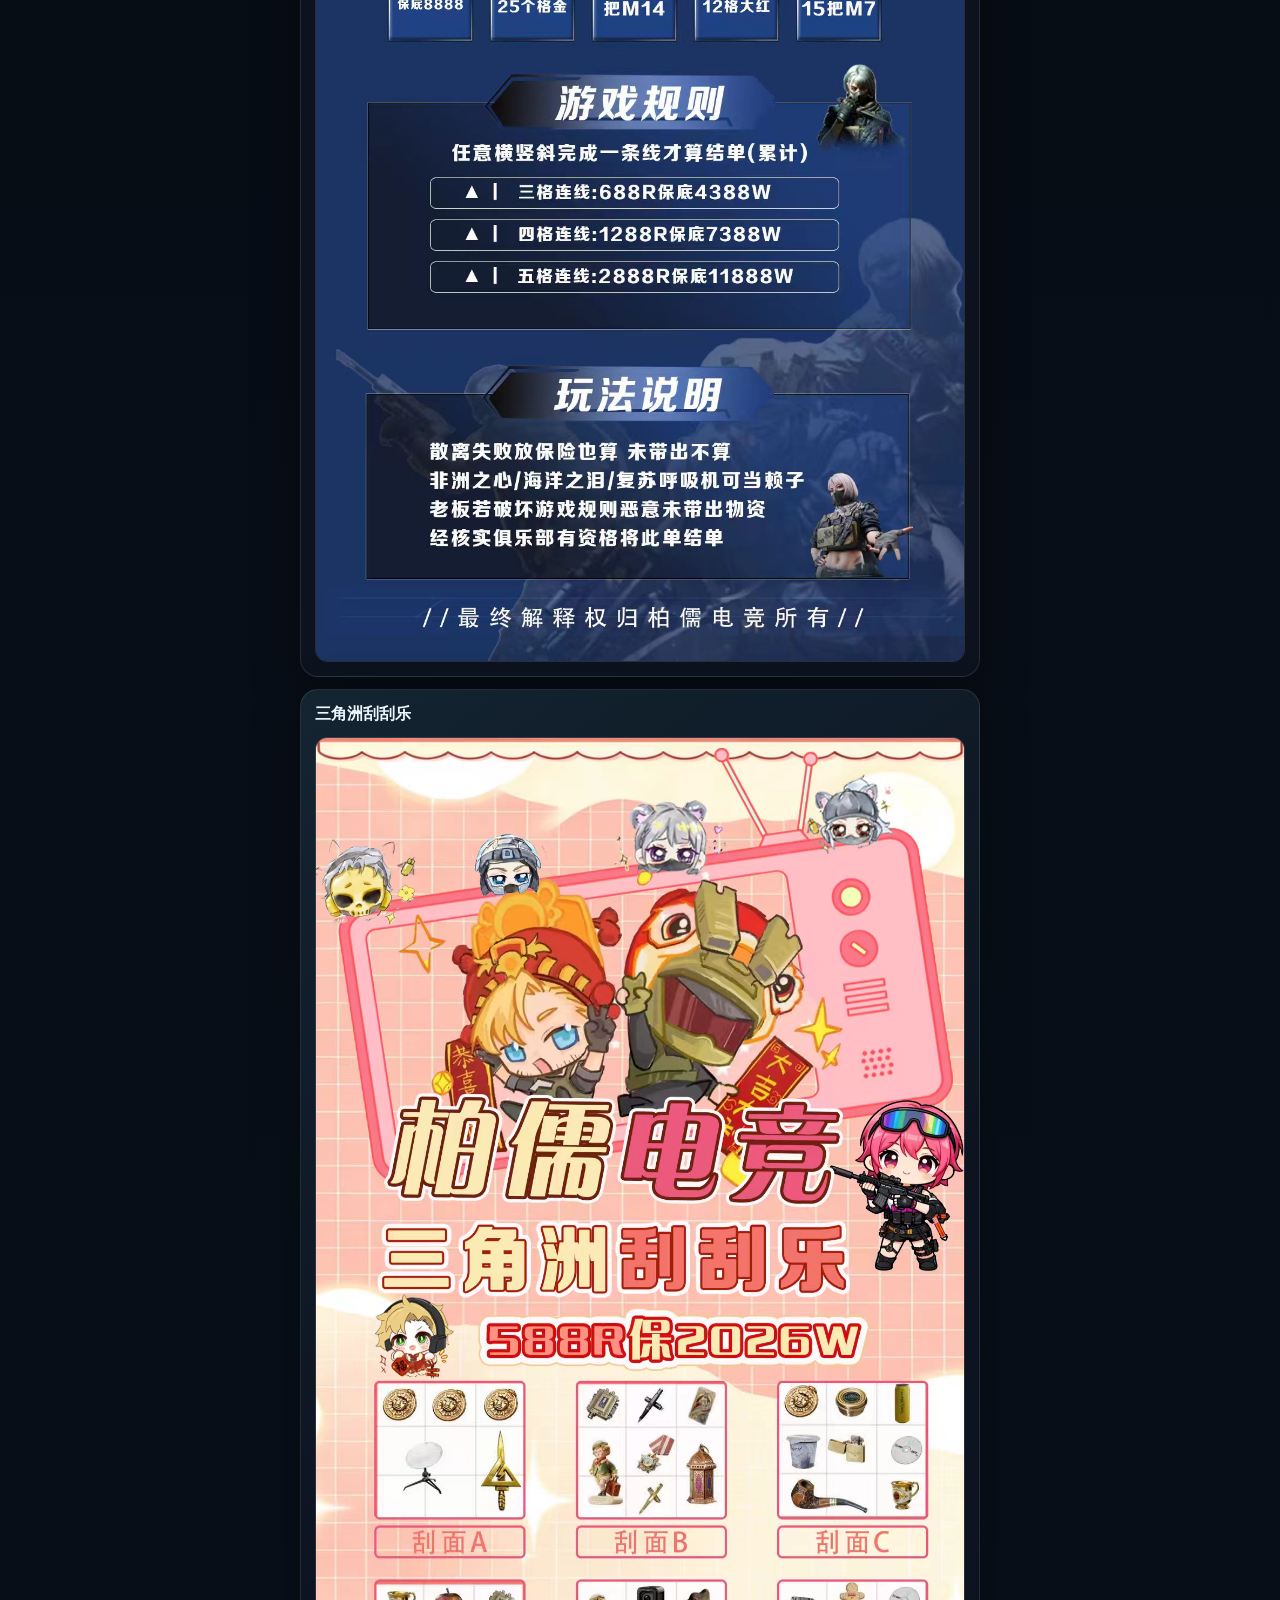
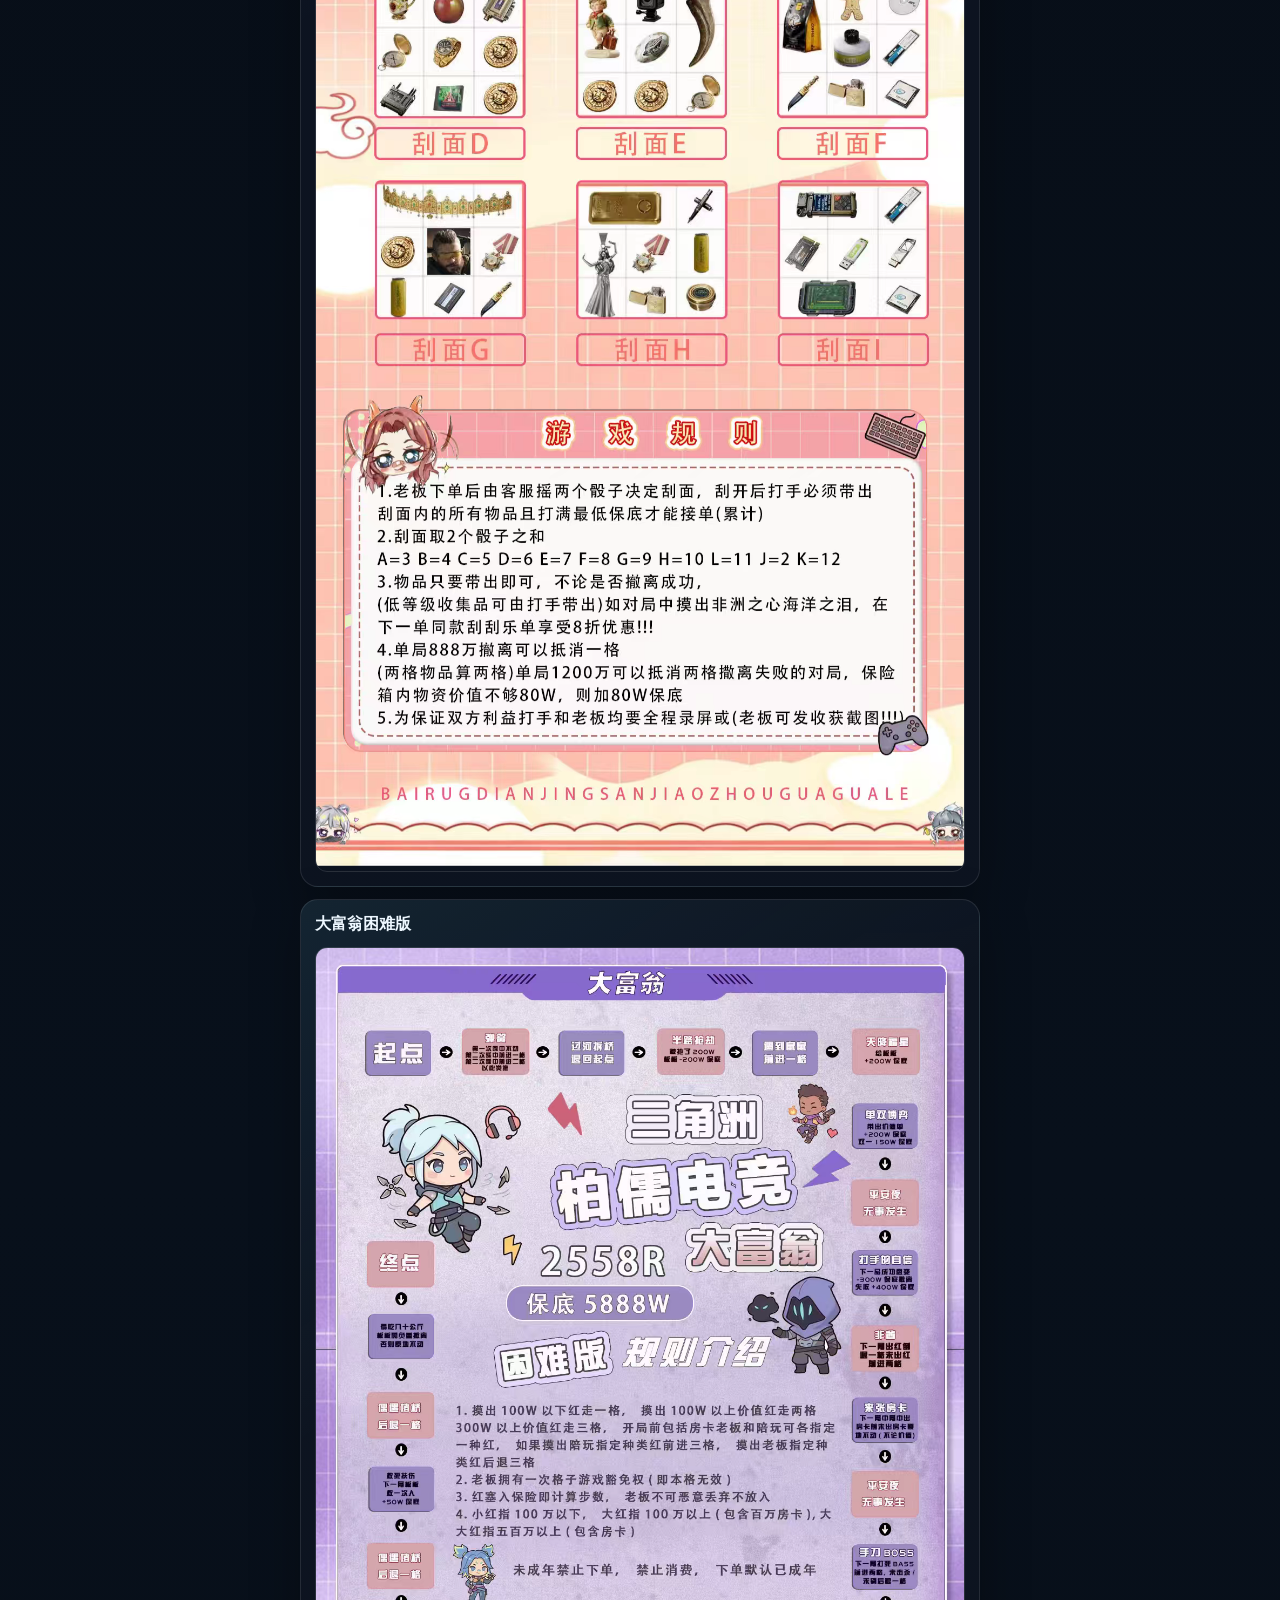
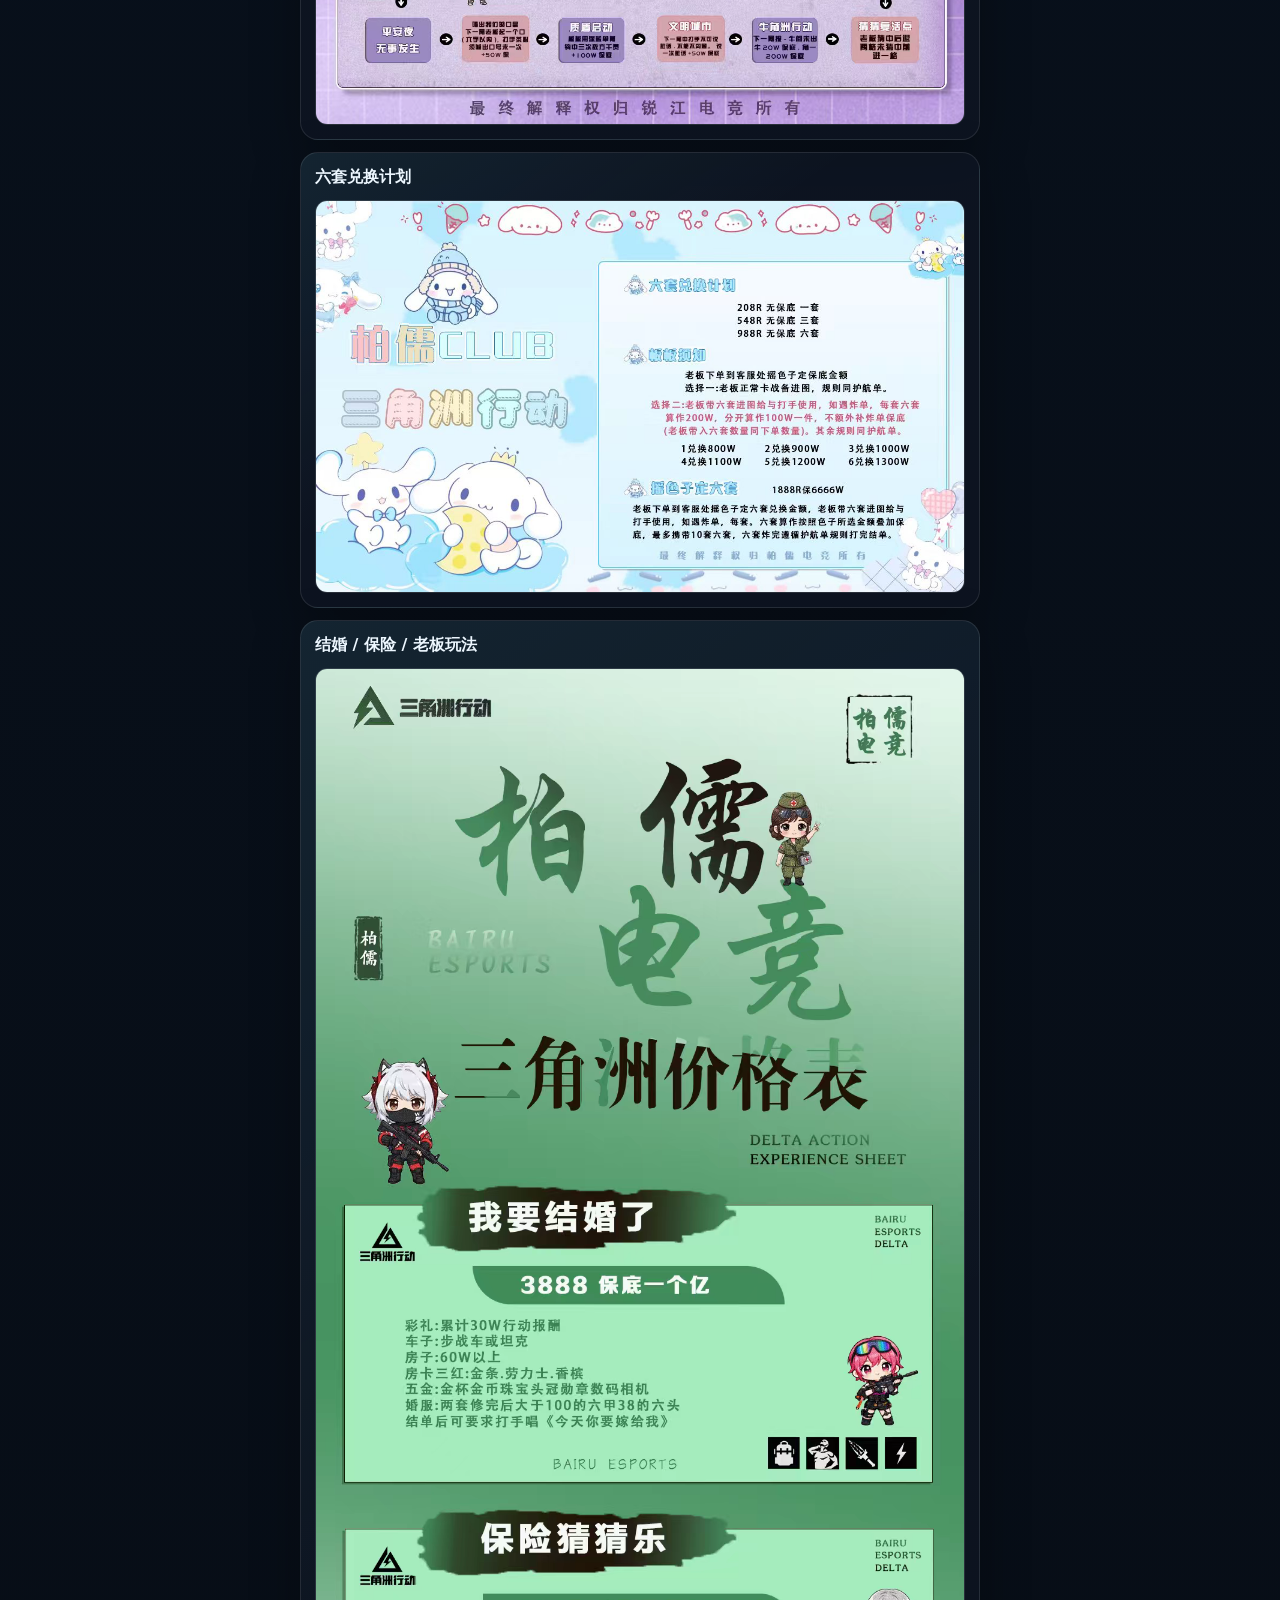
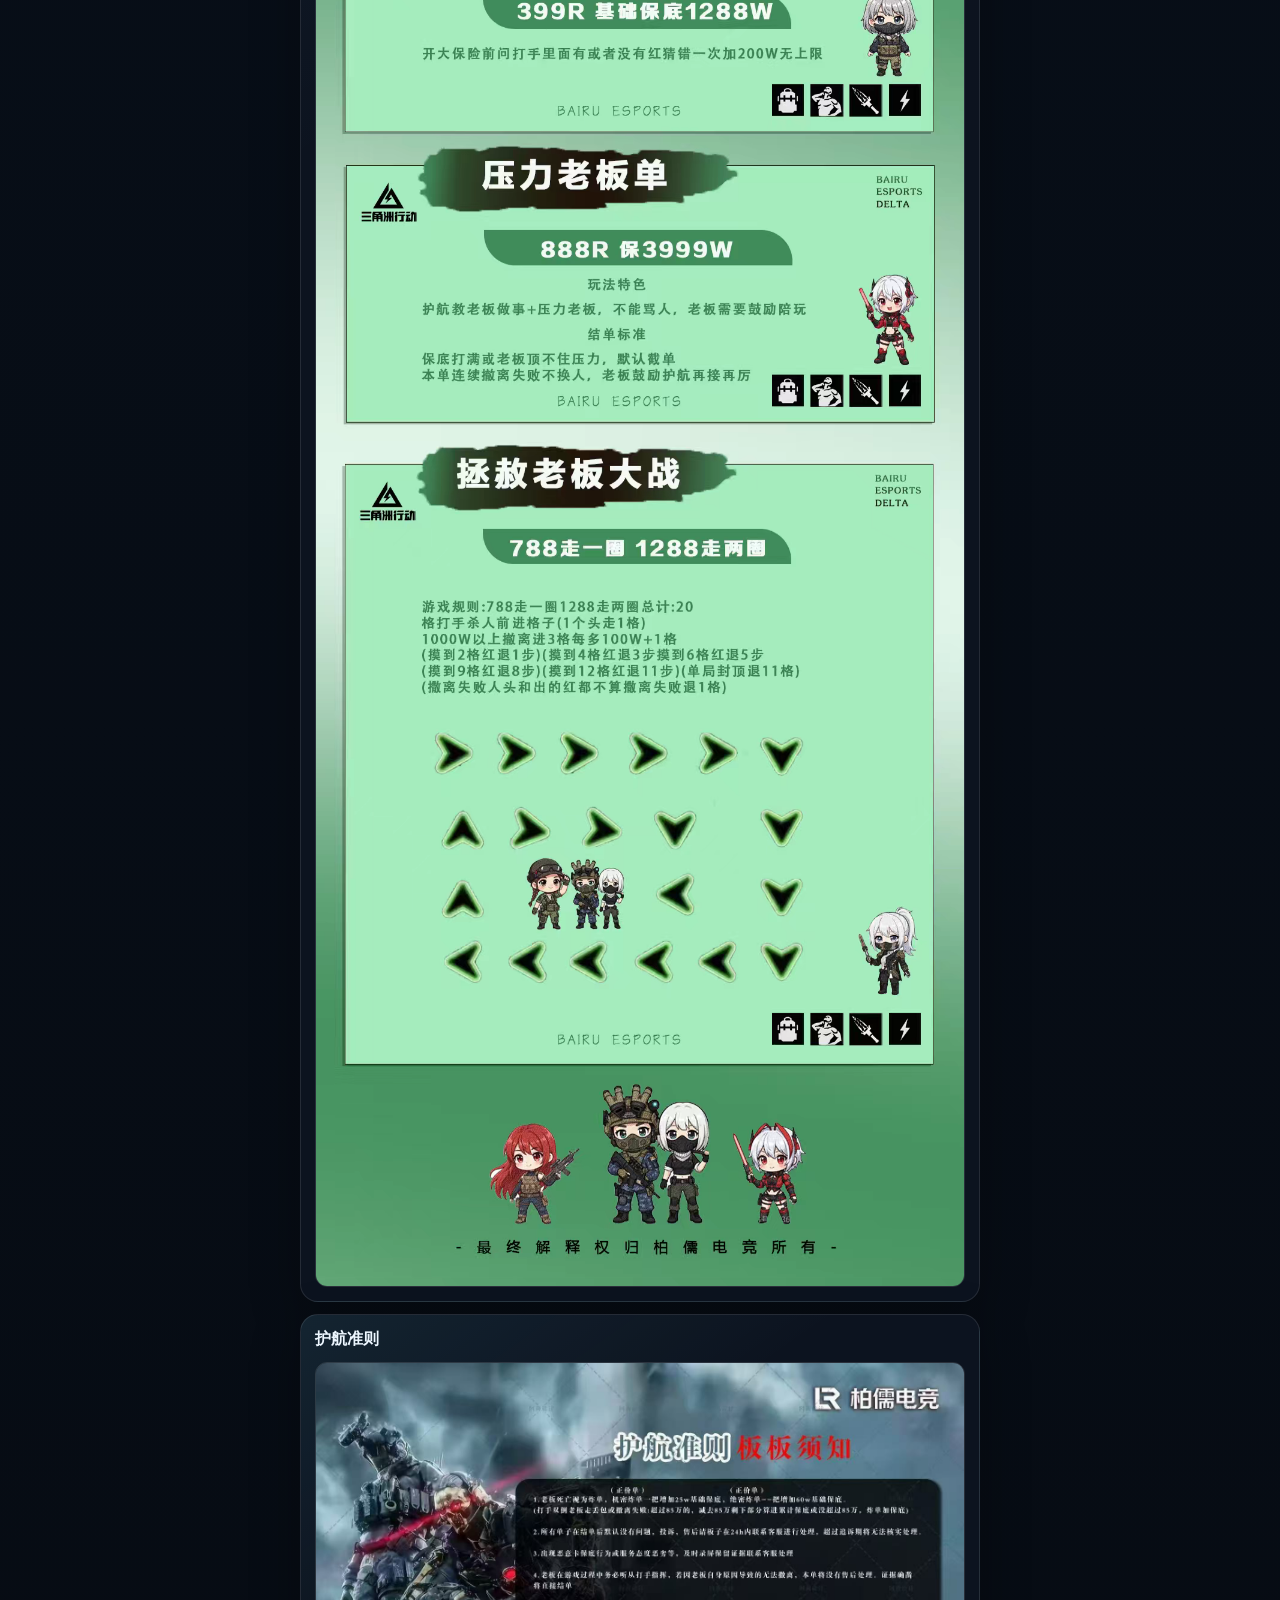
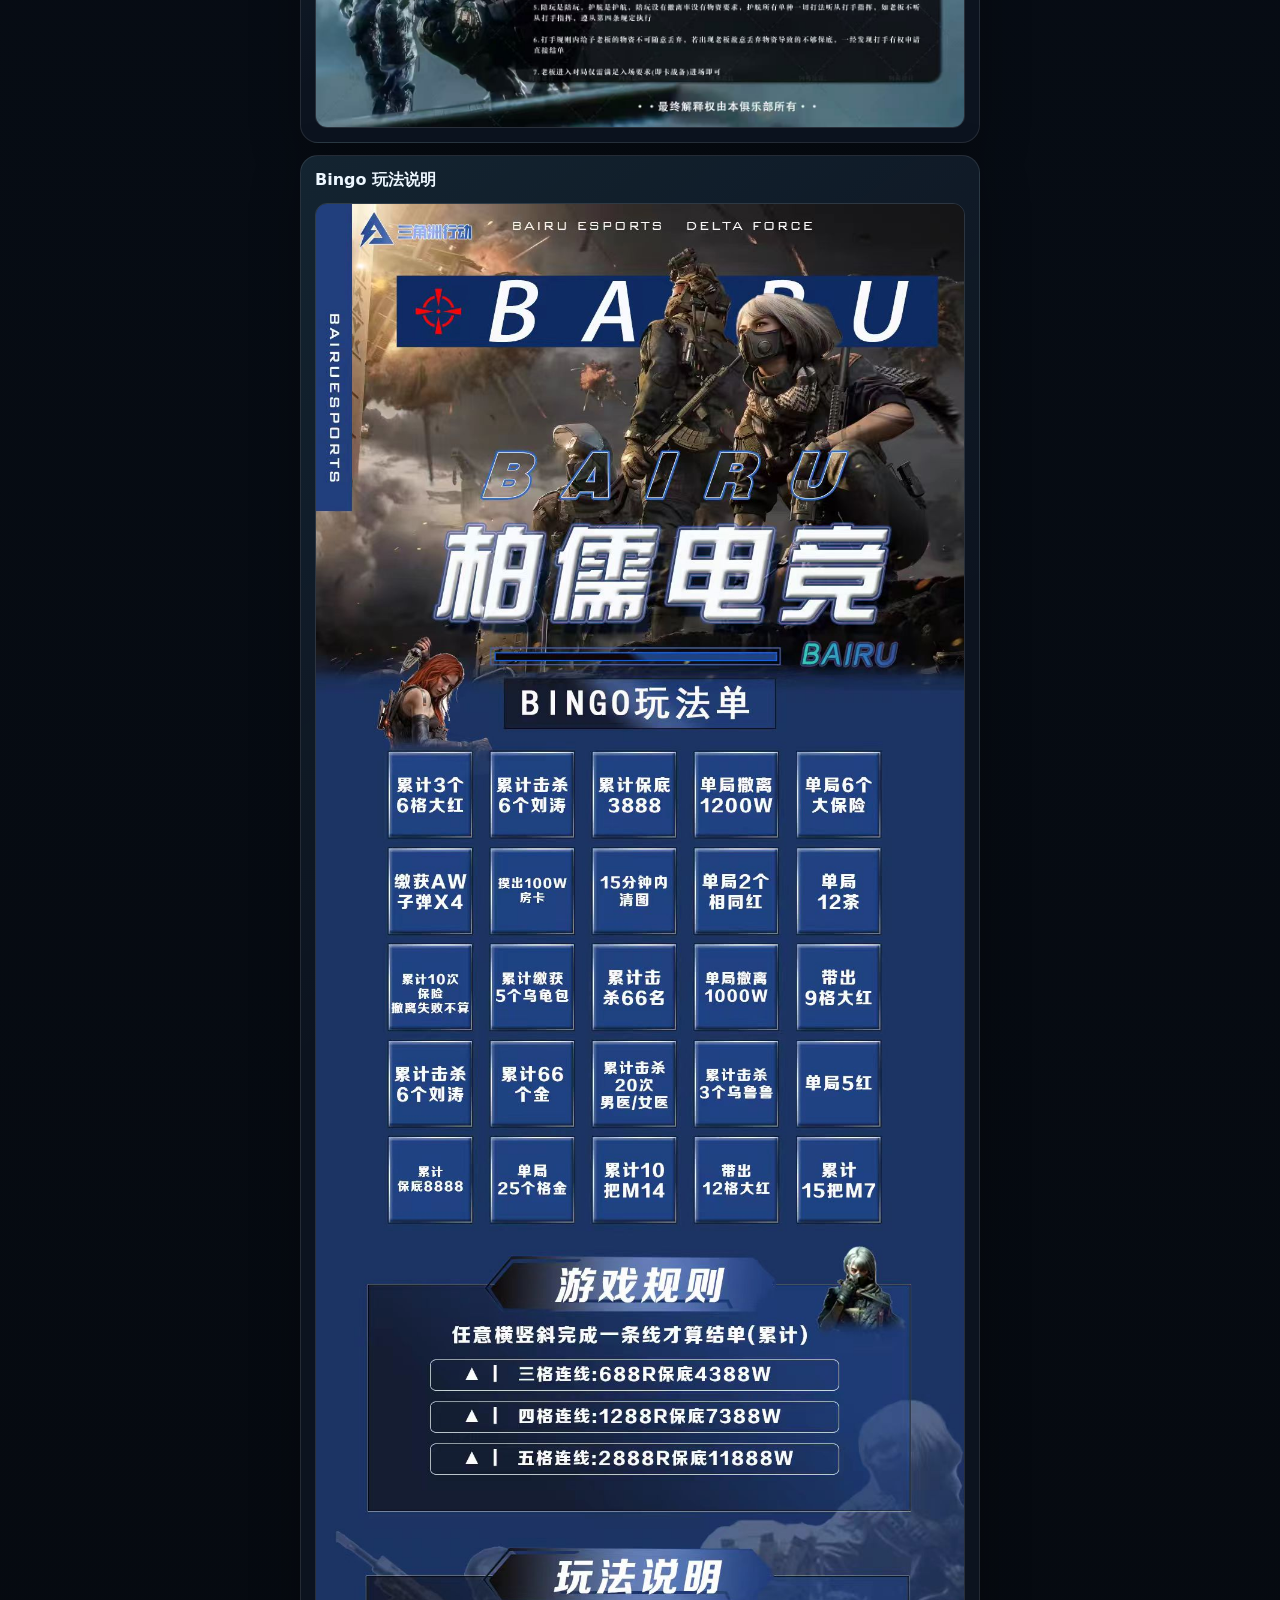
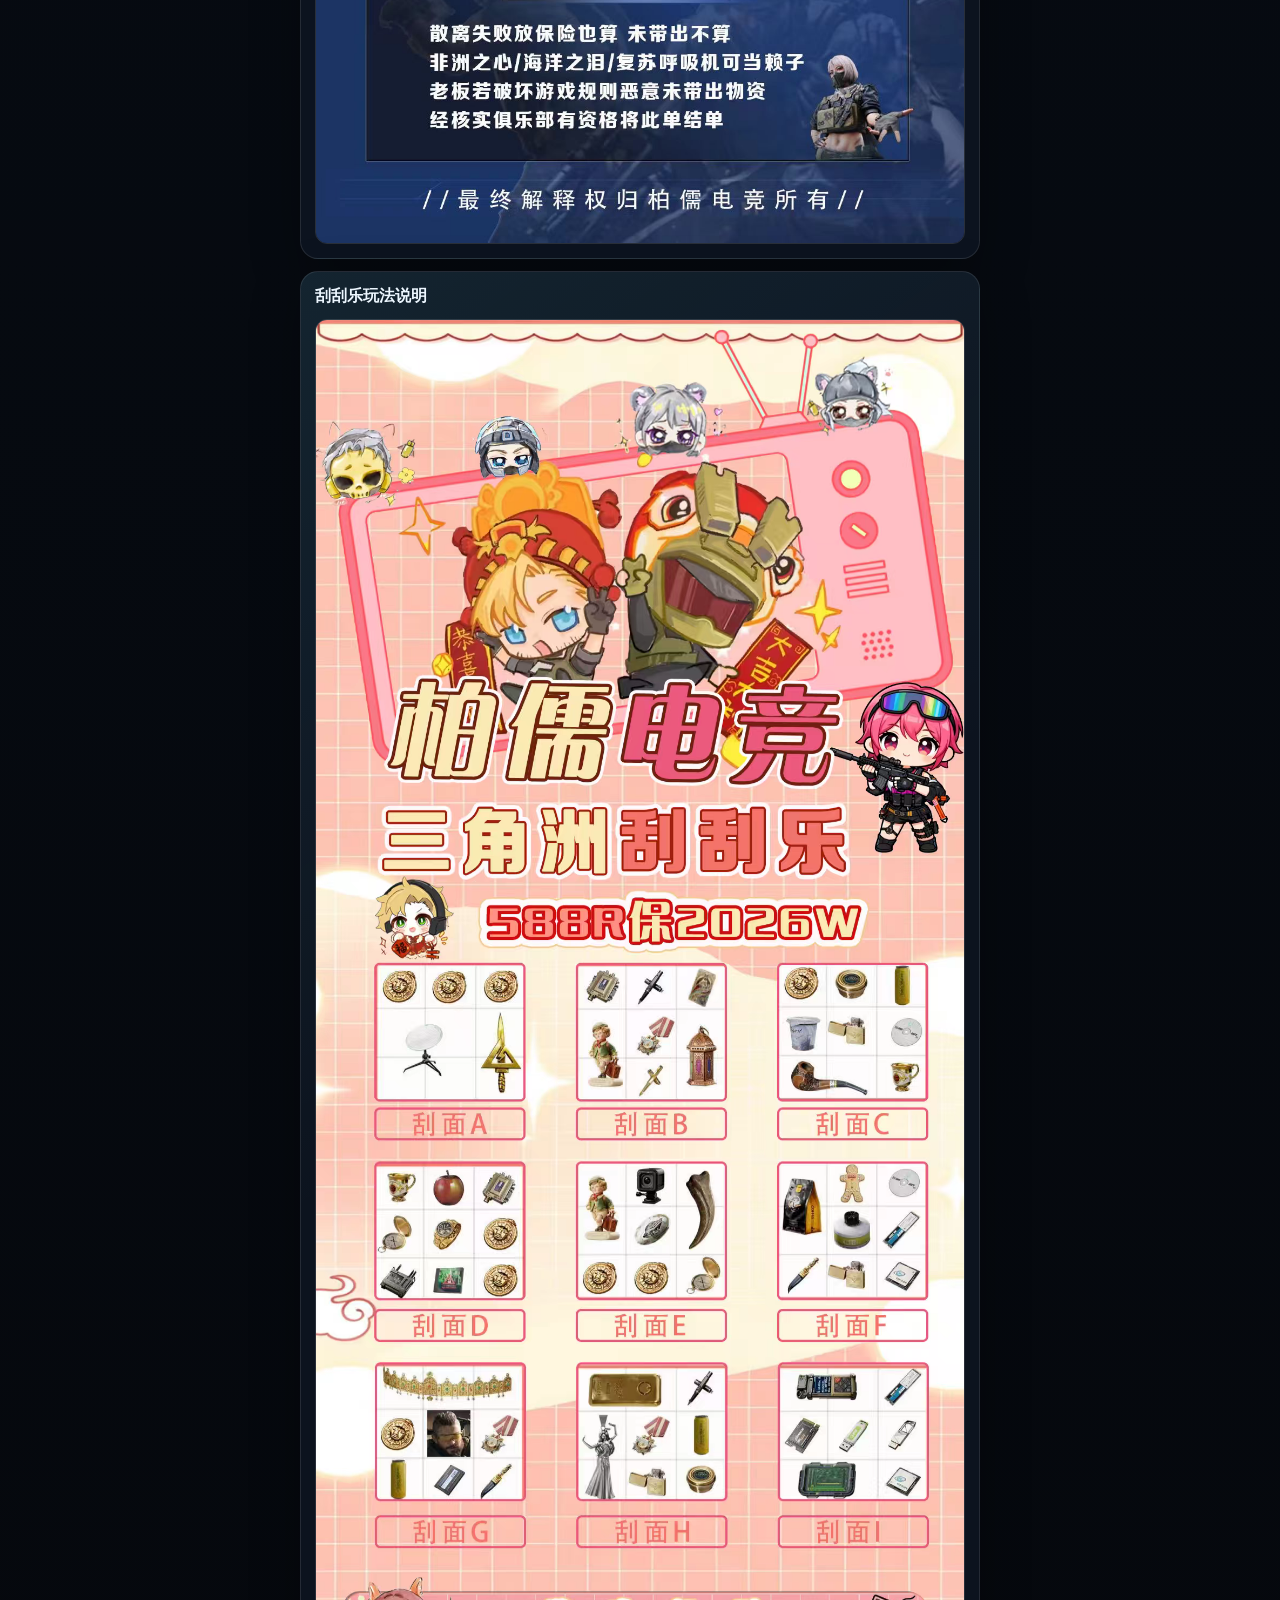
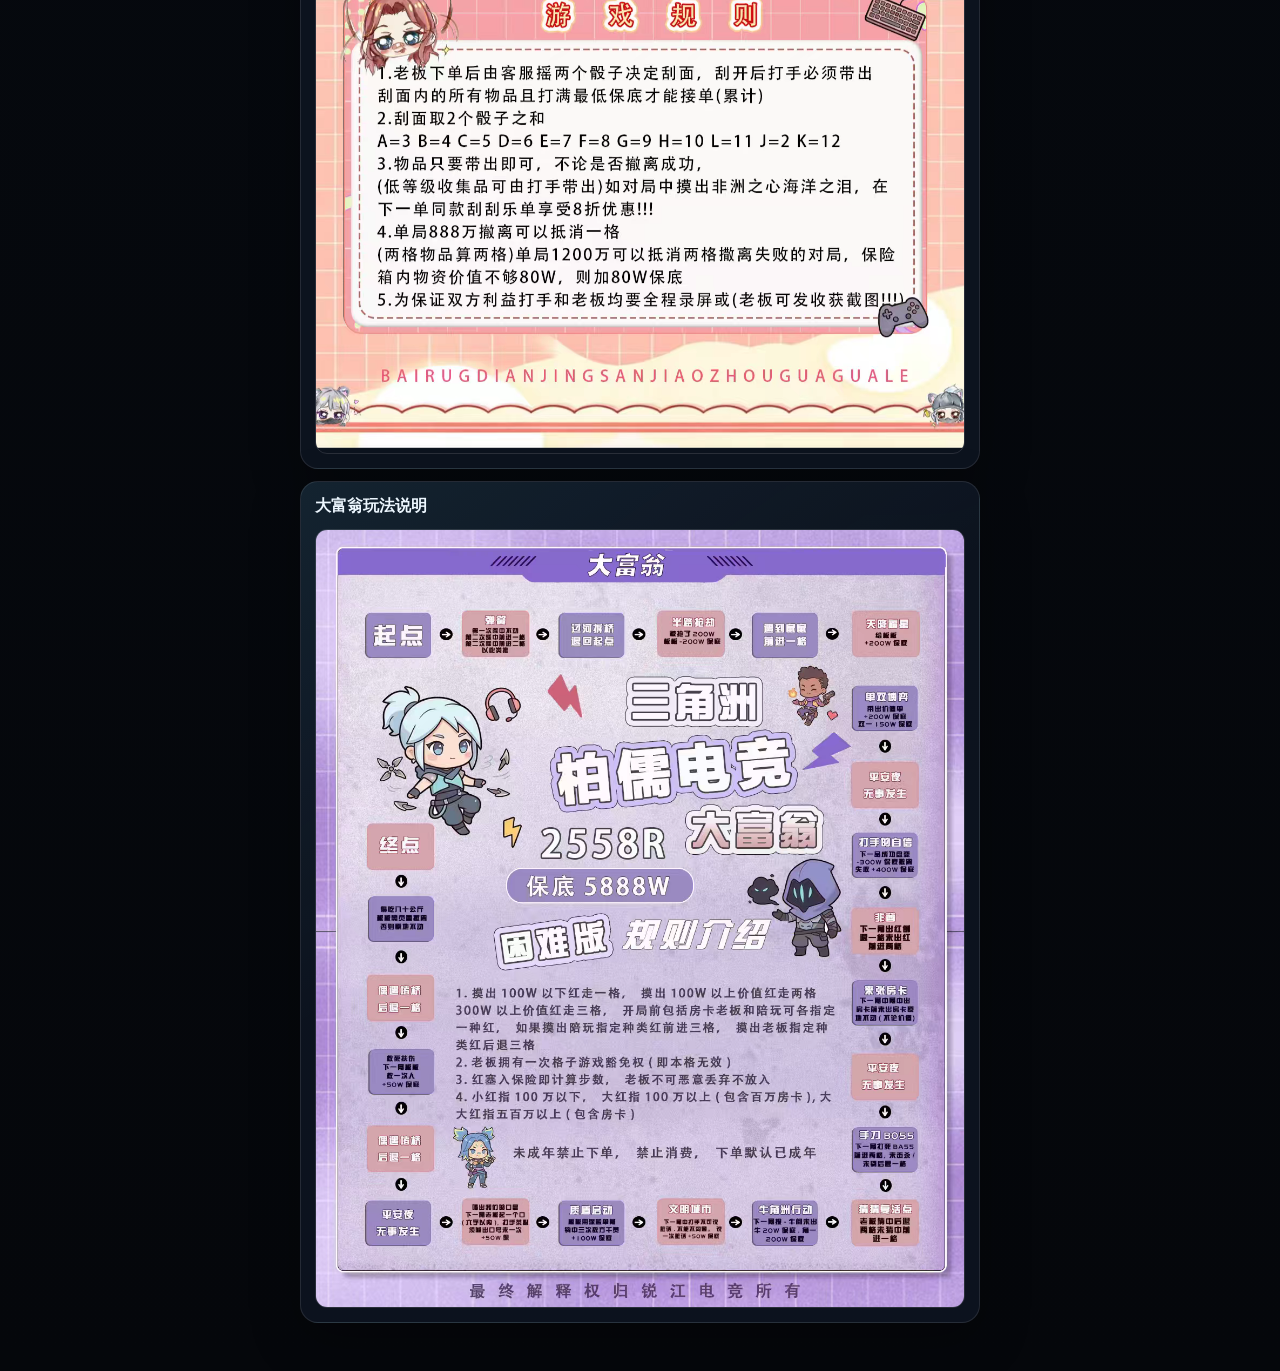
<file: fun-v2.html>
<!doctype html>
<html lang="zh-CN">
<head>
  <meta charset="utf-8" />
  <meta name="viewport" content="width=device-width, initial-scale=1" />
  <title>新版体验单 | Delta Elite Hub</title>
  <meta name="description" content="三角洲行动体验单新版浏览页。" />
  <link rel="stylesheet" href="assets/css/styles.css" />
</head>
<body>
  <header class="topbar">
    <div class="container nav">
      <a class="brand" href="index.html" aria-label="Delta Elite Hub 首页">
        <span class="logo-mark"></span>
        <span class="logo-text"><strong>DELTA ELITE HUB</strong><span>三角洲行动展示站</span></span>
      </a>
      <nav class="nav-links" aria-label="主导航">
        <a href="index.html">首页</a><a class="active" href="fun.html">体验单</a><a href="guns.html">改枪码</a><a href="maps.html">地图点位</a>
      </nav>
    </div>
  </header>

  <main class="order-v2-shell">
    <section class="order-v2-hero">
      <a class="mini-back" href="fun.html">← 当前版</a>
      <p class="order-v2-kicker">BAIRU ESPORTS</p>
      <h1>三角洲体验菜单</h1>
      <div class="order-v2-actions">
        <a href="#orders">查看单图</a>
        <a href="fun.html">返回旧版</a>
      </div>
    </section>

    <section class="order-v2-feature">
      <img class="zoomable-image" src="assets/service-orders/趣味单9.jpg" alt="Bingo玩法单" />
      <div>
        <span>主推玩法</span>
        <h2>Bingo / 刮刮乐 / 大富翁</h2>
      </div>
    </section>

    <section class="order-v2-categories" aria-label="单子分类">
      <button class="active" data-order-filter="all">
        <span>全部</span><strong>11</strong>
      </button>
      <button data-order-filter="escort">
        <span>护航</span><strong>6</strong>
      </button>
      <button data-order-filter="fun">
        <span>趣味</span><strong>5</strong>
      </button>
      <button data-order-filter="rule">
        <span>须知</span><strong>4</strong>
      </button>
    </section>

    <section class="order-v2-picks">
      <a href="#escort-main">
        <img src="assets/service-orders/趣味单1.jpg" alt="绝密大红单" />
        <span>护航体验</span>
      </a>
      <a href="#bingo-main">
        <img src="assets/service-orders/趣味单9.jpg" alt="Bingo玩法单" />
        <span>Bingo</span>
      </a>
      <a href="#scratch-main">
        <img src="assets/service-orders/趣味单8.png" alt="刮刮乐" />
        <span>刮刮乐</span>
      </a>
      <a href="#rule-main">
        <img src="assets/service-orders/趣味单11.jpg" alt="规则须知" />
        <span>规则须知</span>
      </a>
    </section>

    <section class="order-image-list order-v2-list" id="orders">
      <article class="order-sheet order-v2-sheet" id="escort-main" data-order-group="escort">
        <h2>绝密大红单</h2>
        <img class="zoomable-image" src="assets/service-orders/趣味单1.jpg" alt="绝密大红单" />
      </article>
      <article class="order-sheet order-v2-sheet" data-order-group="escort">
        <h2>验牌任务单</h2>
        <img class="zoomable-image" src="assets/service-orders/趣味单2.png" alt="验牌任务单" />
      </article>
      <article class="order-sheet order-v2-sheet" data-order-group="escort">
        <h2>冷知识 / 对对碰</h2>
        <img class="zoomable-image" src="assets/service-orders/趣味单3.jpg" alt="冷知识与对对碰" />
      </article>
      <article class="order-sheet order-v2-sheet" data-order-group="escort">
        <h2>填填乐 / 猛攻</h2>
        <img class="zoomable-image" src="assets/service-orders/趣味单4.jpg" alt="填填乐与猛攻" />
      </article>
      <article class="order-sheet order-v2-sheet" data-order-group="escort">
        <h2>陪玩价格表</h2>
        <img class="zoomable-image" src="assets/service-orders/趣味单5.png" alt="陪玩价格表" />
      </article>
      <article class="order-sheet order-v2-sheet" id="bingo-main" data-order-group="fun">
        <h2>Bingo 玩法单</h2>
        <img class="zoomable-image" src="assets/service-orders/趣味单9.jpg" alt="Bingo玩法单" />
      </article>
      <article class="order-sheet order-v2-sheet" id="scratch-main" data-order-group="fun">
        <h2>三角洲刮刮乐</h2>
        <img class="zoomable-image" src="assets/service-orders/趣味单8.png" alt="三角洲刮刮乐" />
      </article>
      <article class="order-sheet order-v2-sheet" data-order-group="fun">
        <h2>大富翁困难版</h2>
        <img class="zoomable-image" src="assets/service-orders/趣味单10.png" alt="大富翁困难版" />
      </article>
      <article class="order-sheet order-v2-sheet" data-order-group="fun">
        <h2>六套兑换计划</h2>
        <img class="zoomable-image" src="assets/service-orders/趣味单7.jpg" alt="六套兑换计划" />
      </article>
      <article class="order-sheet order-v2-sheet" data-order-group="fun">
        <h2>结婚 / 保险 / 老板玩法</h2>
        <img class="zoomable-image" src="assets/service-orders/趣味单6.png" alt="三角洲价格表" />
      </article>
      <article class="order-sheet order-v2-sheet" id="rule-main" data-order-group="rule">
        <h2>护航准则</h2>
        <img class="zoomable-image" src="assets/service-orders/趣味单11.jpg" alt="护航准则" />
      </article>
      <article class="order-sheet order-v2-sheet" data-order-group="rule">
        <h2>Bingo 玩法说明</h2>
        <img class="zoomable-image" src="assets/service-orders/趣味单9.jpg" alt="Bingo玩法说明" />
      </article>
      <article class="order-sheet order-v2-sheet" data-order-group="rule">
        <h2>刮刮乐玩法说明</h2>
        <img class="zoomable-image" src="assets/service-orders/趣味单8.png" alt="刮刮乐玩法说明" />
      </article>
      <article class="order-sheet order-v2-sheet" data-order-group="rule">
        <h2>大富翁玩法说明</h2>
        <img class="zoomable-image" src="assets/service-orders/趣味单10.png" alt="大富翁玩法说明" />
      </article>
    </section>
  </main>

  <script src="assets/js/main.js"></script>
</body>
</html>
</file>
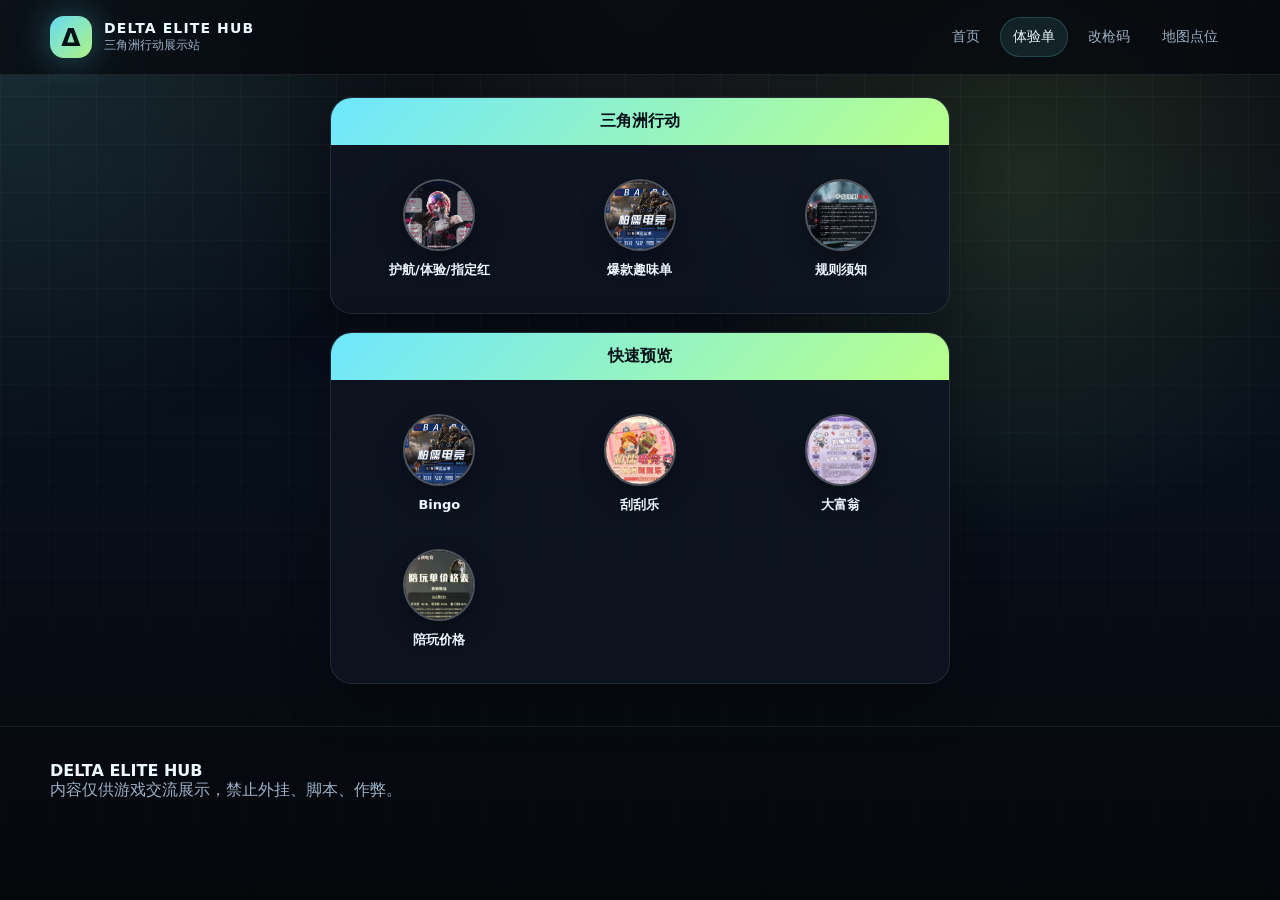
<file: fun.html>
<!doctype html>
<html lang="zh-CN">
<head>
  <meta charset="utf-8" />
  <meta name="viewport" content="width=device-width, initial-scale=1" />
  <title>体验单 | Delta Elite Hub</title>
  <meta name="description" content="三角洲行动体验单、趣味单、护航单展示。" />
  <link rel="stylesheet" href="assets/css/styles.css" />
</head>
<body>
  <header class="topbar">
    <div class="container nav">
      <a class="brand" href="index.html" aria-label="Delta Elite Hub 首页">
        <span class="logo-mark"></span>
        <span class="logo-text"><strong>DELTA ELITE HUB</strong><span>三角洲行动展示站</span></span>
      </a>
      <nav class="nav-links" aria-label="主导航">
        <a href="index.html">首页</a><a class="active" href="fun.html">体验单</a><a href="guns.html">改枪码</a><a href="maps.html">地图点位</a>
      </nav>
    </div>
  </header>

  <main class="service-mobile-shell">
    <section class="service-board">
      <div class="service-board-title">三角洲行动</div>
      <div class="service-entry-grid">
        <a class="service-entry" href="fun-stable.html">
          <img src="assets/service-orders/趣味单1.jpg" alt="护航体验单" />
          <span>护航/体验/指定红</span>
        </a>
        <a class="service-entry" href="fun-entertain.html">
          <img src="assets/service-orders/趣味单9.jpg" alt="爆款趣味单" />
          <span>爆款趣味单</span>
        </a>
        <a class="service-entry" href="fun-teach.html">
          <img src="assets/service-orders/趣味单11.jpg" alt="规则须知" />
          <span>规则须知</span>
        </a>
      </div>
    </section>

    <section class="service-board">
      <div class="service-board-title">快速预览</div>
      <div class="service-entry-grid">
        <a class="service-entry" href="fun-entertain.html#bingo">
          <img src="assets/service-orders/趣味单9.jpg" alt="Bingo玩法" />
          <span>Bingo</span>
        </a>
        <a class="service-entry" href="fun-entertain.html#scratch">
          <img src="assets/service-orders/趣味单8.png" alt="刮刮乐" />
          <span>刮刮乐</span>
        </a>
        <a class="service-entry" href="fun-entertain.html#monopoly">
          <img src="assets/service-orders/趣味单10.png" alt="大富翁" />
          <span>大富翁</span>
        </a>
        <a class="service-entry" href="fun-stable.html#playmate">
          <img src="assets/service-orders/趣味单5.png" alt="陪玩价格表" />
          <span>陪玩价格</span>
        </a>
      </div>
    </section>
  </main>

  <footer class="footer service-footer">
    <div class="container footer-grid">
      <div><strong>DELTA ELITE HUB</strong><br />内容仅供游戏交流展示，禁止外挂、脚本、作弊。</div>
    </div>
  </footer>
  <script src="assets/js/main.js"></script>
</body>
</html>
</file>
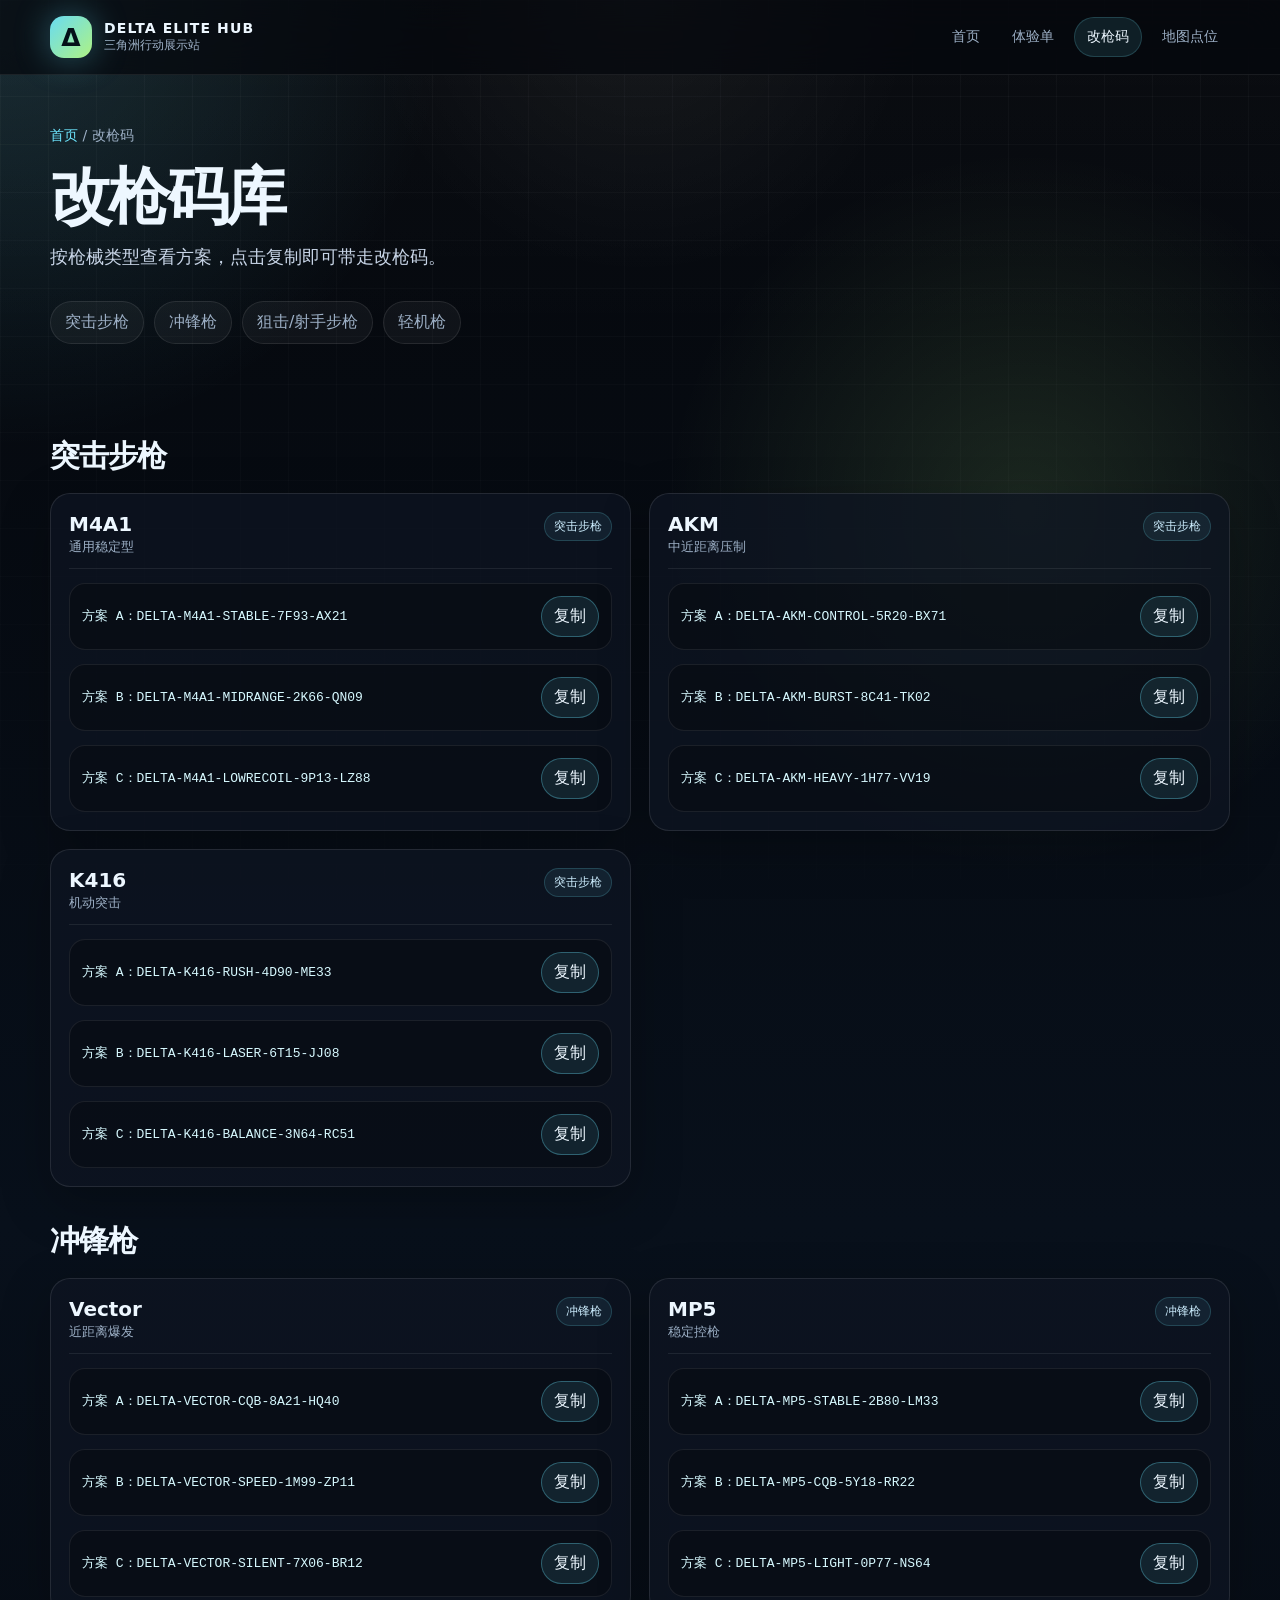
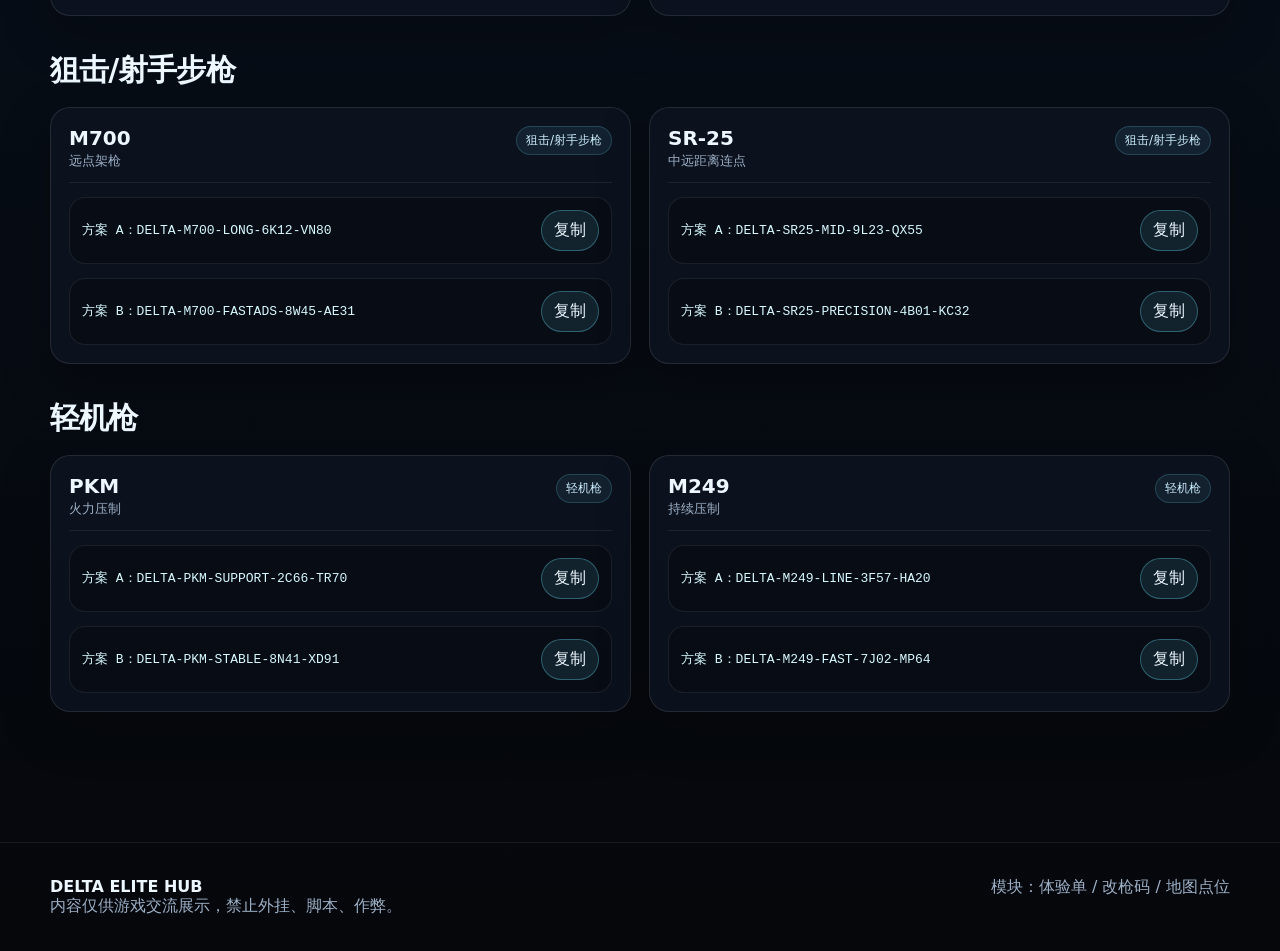
<file: guns.html>
<!doctype html>
<html lang="zh-CN">
<head>
  <meta charset="utf-8" />
  <meta name="viewport" content="width=device-width, initial-scale=1" />
  <title>改枪码库｜Delta Elite Hub</title>
  <meta name="description" content="三角洲行动趣味单、改枪码、地图点位展示页面。" />
  <link rel="stylesheet" href="assets/css/styles.css" />
</head>
<body>
  <header class="topbar">
    <div class="container nav">
      <a class="brand" href="index.html" aria-label="Delta Elite Hub 首页">
        <span class="logo-mark"></span>
        <span class="logo-text"><strong>DELTA ELITE HUB</strong><span>三角洲行动展示站</span></span>
      </a>
      <nav class="nav-links" aria-label="主导航">
        <a class="" href="index.html">首页</a><a class="" href="fun.html">体验单</a><a class="active" href="guns.html">改枪码</a><a class="" href="maps.html">地图点位</a>
      </nav>
    </div>
  </header>

  <main>

    <section class="sub-hero">
      <div class="container">
        <div class="breadcrumb"><a href="index.html">首页</a> / 改枪码</div>
        <h1>改枪码库</h1>
        <p class="lead">按枪械类型查看方案，点击复制即可带走改枪码。</p>
        <div class="category-bar">
          <a href="#突击步枪">突击步枪</a><a href="#冲锋枪">冲锋枪</a><a href="#狙击/射手步枪">狙击/射手步枪</a><a href="#轻机枪">轻机枪</a>
        </div>
      </div>
    </section>
    <section class="section"><div class="container"><section class="gun-section" id="突击步枪"><h2>突击步枪</h2><div class="grid two"><article class="card gun-card">
          <div class="gun-title-row"><div><h3>M4A1</h3><small>通用稳定型</small></div><span class="tag">突击步枪</span></div>
          <div class="code-box"><code>方案 A：DELTA-M4A1-STABLE-7F93-AX21</code><button class="copy-btn" data-copy="DELTA-M4A1-STABLE-7F93-AX21">复制</button></div><div class="code-box"><code>方案 B：DELTA-M4A1-MIDRANGE-2K66-QN09</code><button class="copy-btn" data-copy="DELTA-M4A1-MIDRANGE-2K66-QN09">复制</button></div><div class="code-box"><code>方案 C：DELTA-M4A1-LOWRECOIL-9P13-LZ88</code><button class="copy-btn" data-copy="DELTA-M4A1-LOWRECOIL-9P13-LZ88">复制</button></div>
        </article><article class="card gun-card">
          <div class="gun-title-row"><div><h3>AKM</h3><small>中近距离压制</small></div><span class="tag">突击步枪</span></div>
          <div class="code-box"><code>方案 A：DELTA-AKM-CONTROL-5R20-BX71</code><button class="copy-btn" data-copy="DELTA-AKM-CONTROL-5R20-BX71">复制</button></div><div class="code-box"><code>方案 B：DELTA-AKM-BURST-8C41-TK02</code><button class="copy-btn" data-copy="DELTA-AKM-BURST-8C41-TK02">复制</button></div><div class="code-box"><code>方案 C：DELTA-AKM-HEAVY-1H77-VV19</code><button class="copy-btn" data-copy="DELTA-AKM-HEAVY-1H77-VV19">复制</button></div>
        </article><article class="card gun-card">
          <div class="gun-title-row"><div><h3>K416</h3><small>机动突击</small></div><span class="tag">突击步枪</span></div>
          <div class="code-box"><code>方案 A：DELTA-K416-RUSH-4D90-ME33</code><button class="copy-btn" data-copy="DELTA-K416-RUSH-4D90-ME33">复制</button></div><div class="code-box"><code>方案 B：DELTA-K416-LASER-6T15-JJ08</code><button class="copy-btn" data-copy="DELTA-K416-LASER-6T15-JJ08">复制</button></div><div class="code-box"><code>方案 C：DELTA-K416-BALANCE-3N64-RC51</code><button class="copy-btn" data-copy="DELTA-K416-BALANCE-3N64-RC51">复制</button></div>
        </article></div></section><section class="gun-section" id="冲锋枪"><h2>冲锋枪</h2><div class="grid two"><article class="card gun-card">
          <div class="gun-title-row"><div><h3>Vector</h3><small>近距离爆发</small></div><span class="tag">冲锋枪</span></div>
          <div class="code-box"><code>方案 A：DELTA-VECTOR-CQB-8A21-HQ40</code><button class="copy-btn" data-copy="DELTA-VECTOR-CQB-8A21-HQ40">复制</button></div><div class="code-box"><code>方案 B：DELTA-VECTOR-SPEED-1M99-ZP11</code><button class="copy-btn" data-copy="DELTA-VECTOR-SPEED-1M99-ZP11">复制</button></div><div class="code-box"><code>方案 C：DELTA-VECTOR-SILENT-7X06-BR12</code><button class="copy-btn" data-copy="DELTA-VECTOR-SILENT-7X06-BR12">复制</button></div>
        </article><article class="card gun-card">
          <div class="gun-title-row"><div><h3>MP5</h3><small>稳定控枪</small></div><span class="tag">冲锋枪</span></div>
          <div class="code-box"><code>方案 A：DELTA-MP5-STABLE-2B80-LM33</code><button class="copy-btn" data-copy="DELTA-MP5-STABLE-2B80-LM33">复制</button></div><div class="code-box"><code>方案 B：DELTA-MP5-CQB-5Y18-RR22</code><button class="copy-btn" data-copy="DELTA-MP5-CQB-5Y18-RR22">复制</button></div><div class="code-box"><code>方案 C：DELTA-MP5-LIGHT-0P77-NS64</code><button class="copy-btn" data-copy="DELTA-MP5-LIGHT-0P77-NS64">复制</button></div>
        </article></div></section><section class="gun-section" id="狙击/射手步枪"><h2>狙击/射手步枪</h2><div class="grid two"><article class="card gun-card">
          <div class="gun-title-row"><div><h3>M700</h3><small>远点架枪</small></div><span class="tag">狙击/射手步枪</span></div>
          <div class="code-box"><code>方案 A：DELTA-M700-LONG-6K12-VN80</code><button class="copy-btn" data-copy="DELTA-M700-LONG-6K12-VN80">复制</button></div><div class="code-box"><code>方案 B：DELTA-M700-FASTADS-8W45-AE31</code><button class="copy-btn" data-copy="DELTA-M700-FASTADS-8W45-AE31">复制</button></div>
        </article><article class="card gun-card">
          <div class="gun-title-row"><div><h3>SR-25</h3><small>中远距离连点</small></div><span class="tag">狙击/射手步枪</span></div>
          <div class="code-box"><code>方案 A：DELTA-SR25-MID-9L23-QX55</code><button class="copy-btn" data-copy="DELTA-SR25-MID-9L23-QX55">复制</button></div><div class="code-box"><code>方案 B：DELTA-SR25-PRECISION-4B01-KC32</code><button class="copy-btn" data-copy="DELTA-SR25-PRECISION-4B01-KC32">复制</button></div>
        </article></div></section><section class="gun-section" id="轻机枪"><h2>轻机枪</h2><div class="grid two"><article class="card gun-card">
          <div class="gun-title-row"><div><h3>PKM</h3><small>火力压制</small></div><span class="tag">轻机枪</span></div>
          <div class="code-box"><code>方案 A：DELTA-PKM-SUPPORT-2C66-TR70</code><button class="copy-btn" data-copy="DELTA-PKM-SUPPORT-2C66-TR70">复制</button></div><div class="code-box"><code>方案 B：DELTA-PKM-STABLE-8N41-XD91</code><button class="copy-btn" data-copy="DELTA-PKM-STABLE-8N41-XD91">复制</button></div>
        </article><article class="card gun-card">
          <div class="gun-title-row"><div><h3>M249</h3><small>持续压制</small></div><span class="tag">轻机枪</span></div>
          <div class="code-box"><code>方案 A：DELTA-M249-LINE-3F57-HA20</code><button class="copy-btn" data-copy="DELTA-M249-LINE-3F57-HA20">复制</button></div><div class="code-box"><code>方案 B：DELTA-M249-FAST-7J02-MP64</code><button class="copy-btn" data-copy="DELTA-M249-FAST-7J02-MP64">复制</button></div>
        </article></div></section></div></section>

  </main>

  <footer class="footer">
    <div class="container footer-grid">
      <div><strong>DELTA ELITE HUB</strong><br />内容仅供游戏交流展示，禁止外挂、脚本、作弊。</div>
      <div>模块：体验单 / 改枪码 / 地图点位</div>
    </div>
  </footer>
  <script src="assets/js/main.js"></script>
</body>
</html>
</file>
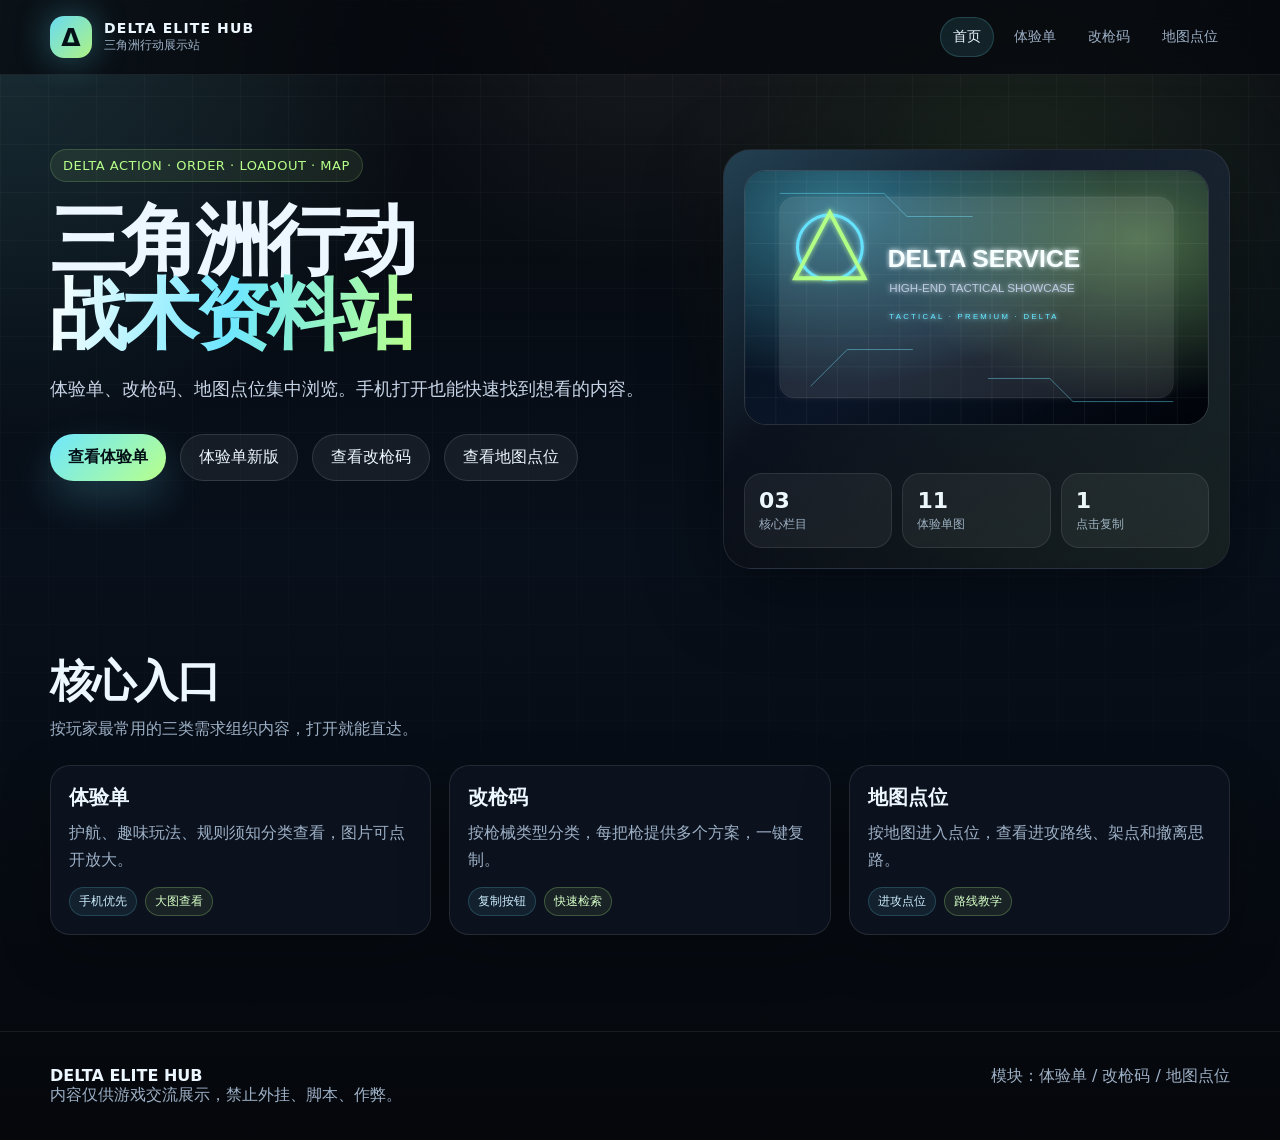
<file: index1.html>
<!doctype html>
<html lang="zh-CN">
<head>
  <meta charset="utf-8" />
  <meta name="viewport" content="width=device-width, initial-scale=1" />
  <title>首页｜Delta Elite Hub</title>
  <meta name="description" content="三角洲行动趣味单、改枪码、地图点位展示页面。" />
  <link rel="stylesheet" href="assets/css/styles.css" />
</head>
<body>
  <header class="topbar">
    <div class="container nav">
      <a class="brand" href="index.html" aria-label="Delta Elite Hub 首页">
        <span class="logo-mark"></span>
        <span class="logo-text"><strong>DELTA ELITE HUB</strong><span>三角洲行动展示站</span></span>
      </a>
      <nav class="nav-links" aria-label="主导航">
        <a class="active" href="index.html">首页</a><a class="" href="fun.html">体验单</a><a class="" href="guns.html">改枪码</a><a class="" href="maps.html">地图点位</a>
      </nav>
    </div>
  </header>

  <main>

    <section class="hero">
      <div class="container hero-grid">
        <div>
          <span class="eyebrow">DELTA ACTION · ORDER · LOADOUT · MAP</span>
          <h1>三角洲行动<br /><span>战术资料站</span></h1>
          <p class="lead">体验单、改枪码、地图点位集中浏览。手机打开也能快速找到想看的内容。</p>
          <div class="actions">
            <a class="btn primary" href="fun.html">查看体验单</a>
            <a class="btn" href="fun-v2.html">体验单新版</a>
            <a class="btn" href="guns.html">查看改枪码</a>
            <a class="btn" href="maps.html">查看地图点位</a>
          </div>
        </div>
        <aside class="hero-card hero-visual">
          <img src="assets/img/hero.svg" alt="三角洲行动展示站封面" />
          <div class="stats">
            <div class="stat"><strong>03</strong><span>核心栏目</span></div>
            <div class="stat"><strong>11</strong><span>体验单图</span></div>
            <div class="stat"><strong>1</strong><span>点击复制</span></div>
          </div>
        </aside>
      </div>
    </section>

    <section class="section">
      <div class="container">
        <div class="section-head">
          <div>
            <h2>核心入口</h2>
            <p>按玩家最常用的三类需求组织内容，打开就能直达。</p>
          </div>
        </div>
        <div class="grid three">
          <a class="card" href="fun.html">
            <div class="card-body">
              <h3>体验单</h3>
              <p>护航、趣味玩法、规则须知分类查看，图片可点开放大。</p>
              <div class="tags"><span class="tag">手机优先</span><span class="tag green">大图查看</span></div>
            </div>
          </a>
          <a class="card" href="guns.html">
            <div class="card-body">
              <h3>改枪码</h3>
              <p>按枪械类型分类，每把枪提供多个方案，一键复制。</p>
              <div class="tags"><span class="tag">复制按钮</span><span class="tag green">快速检索</span></div>
            </div>
          </a>
          <a class="card" href="maps.html">
            <div class="card-body">
              <h3>地图点位</h3>
              <p>按地图进入点位，查看进攻路线、架点和撤离思路。</p>
              <div class="tags"><span class="tag">进攻点位</span><span class="tag green">路线教学</span></div>
            </div>
          </a>
        </div>
      </div>
    </section>

  </main>

  <footer class="footer">
    <div class="container footer-grid">
      <div><strong>DELTA ELITE HUB</strong><br />内容仅供游戏交流展示，禁止外挂、脚本、作弊。</div>
      <div>模块：体验单 / 改枪码 / 地图点位</div>
    </div>
  </footer>
  <script src="assets/js/main.js"></script>
</body>
</html>
</file>
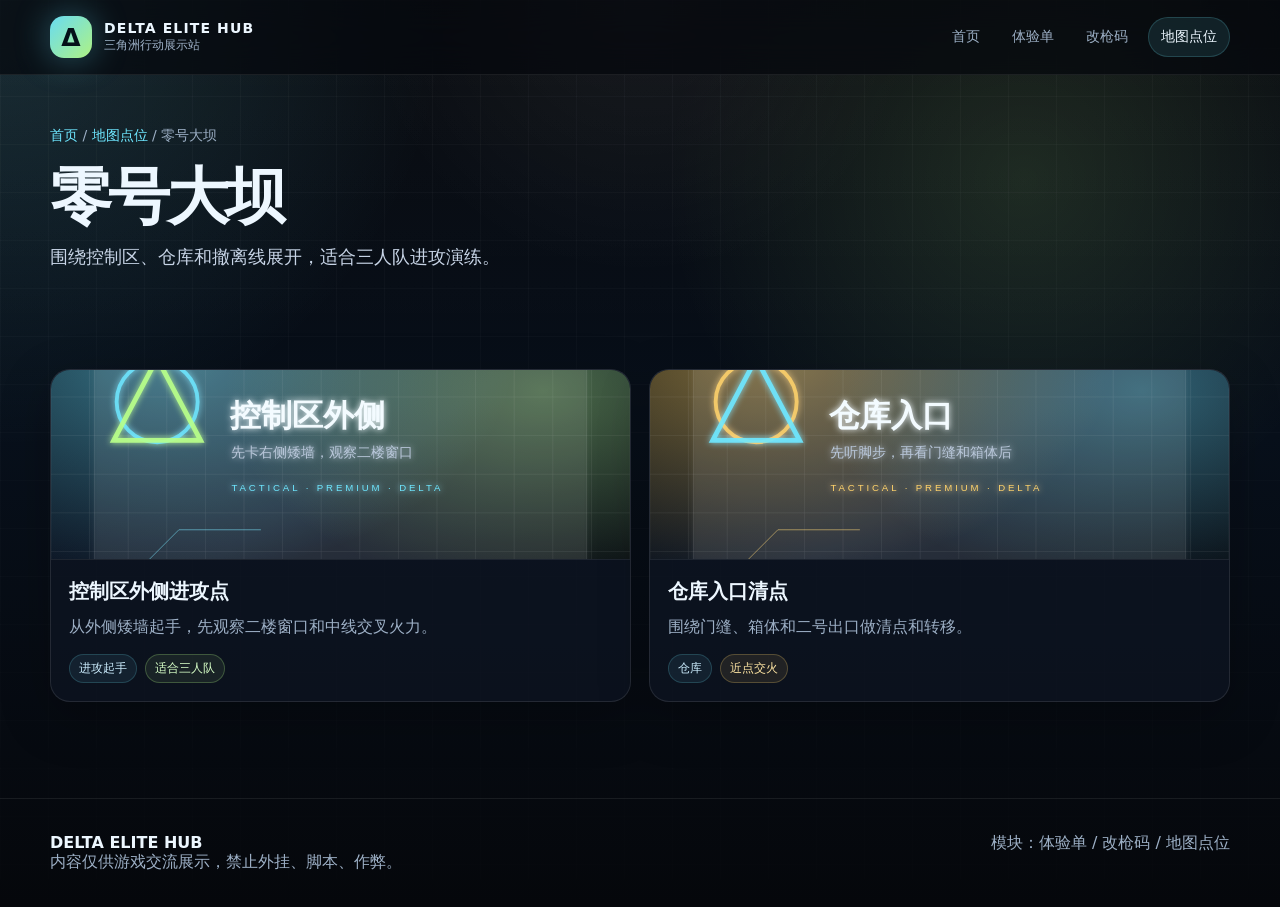
<file: map-dam.html>
<!doctype html>
<html lang="zh-CN">
<head>
  <meta charset="utf-8" />
  <meta name="viewport" content="width=device-width, initial-scale=1" />
  <title>零号大坝｜Delta Elite Hub</title>
  <meta name="description" content="三角洲行动趣味单、改枪码、地图点位展示页面。" />
  <link rel="stylesheet" href="assets/css/styles.css" />
</head>
<body>
  <header class="topbar">
    <div class="container nav">
      <a class="brand" href="index.html" aria-label="Delta Elite Hub 首页">
        <span class="logo-mark"></span>
        <span class="logo-text"><strong>DELTA ELITE HUB</strong><span>三角洲行动展示站</span></span>
      </a>
      <nav class="nav-links" aria-label="主导航">
        <a class="" href="index.html">首页</a><a class="" href="fun.html">体验单</a><a class="" href="guns.html">改枪码</a><a class="active" href="maps.html">地图点位</a>
      </nav>
    </div>
  </header>

  <main>

    <section class="sub-hero">
      <div class="container">
        <div class="breadcrumb"><a href="index.html">首页</a> / <a href="maps.html">地图点位</a> / 零号大坝</div>
        <h1>零号大坝</h1>
        <p class="lead">围绕控制区、仓库和撤离线展开，适合三人队进攻演练。</p>
      </div>
    </section>
    <section class="section"><div class="container"><div class="grid two">
<a class="card" href="point-dam-control.html">
  <img class="card-img" src="assets/img/point-control-1.svg" alt="控制区外侧进攻点" />
  <div class="card-body">
    <h3>控制区外侧进攻点</h3>
    <p>从外侧矮墙起手，先观察二楼窗口和中线交叉火力。</p>
    <div class="tags"><span class="tag ">进攻起手</span><span class="tag green">适合三人队</span></div>
  </div>
</a><a class="card" href="point-dam-warehouse.html">
  <img class="card-img" src="assets/img/point-warehouse-1.svg" alt="仓库入口清点" />
  <div class="card-body">
    <h3>仓库入口清点</h3>
    <p>围绕门缝、箱体和二号出口做清点和转移。</p>
    <div class="tags"><span class="tag ">仓库</span><span class="tag gold">近点交火</span></div>
  </div>
</a>
    </div></div></section>

  </main>

  <footer class="footer">
    <div class="container footer-grid">
      <div><strong>DELTA ELITE HUB</strong><br />内容仅供游戏交流展示，禁止外挂、脚本、作弊。</div>
      <div>模块：体验单 / 改枪码 / 地图点位</div>
    </div>
  </footer>
  <script src="assets/js/main.js"></script>
</body>
</html>
</file>
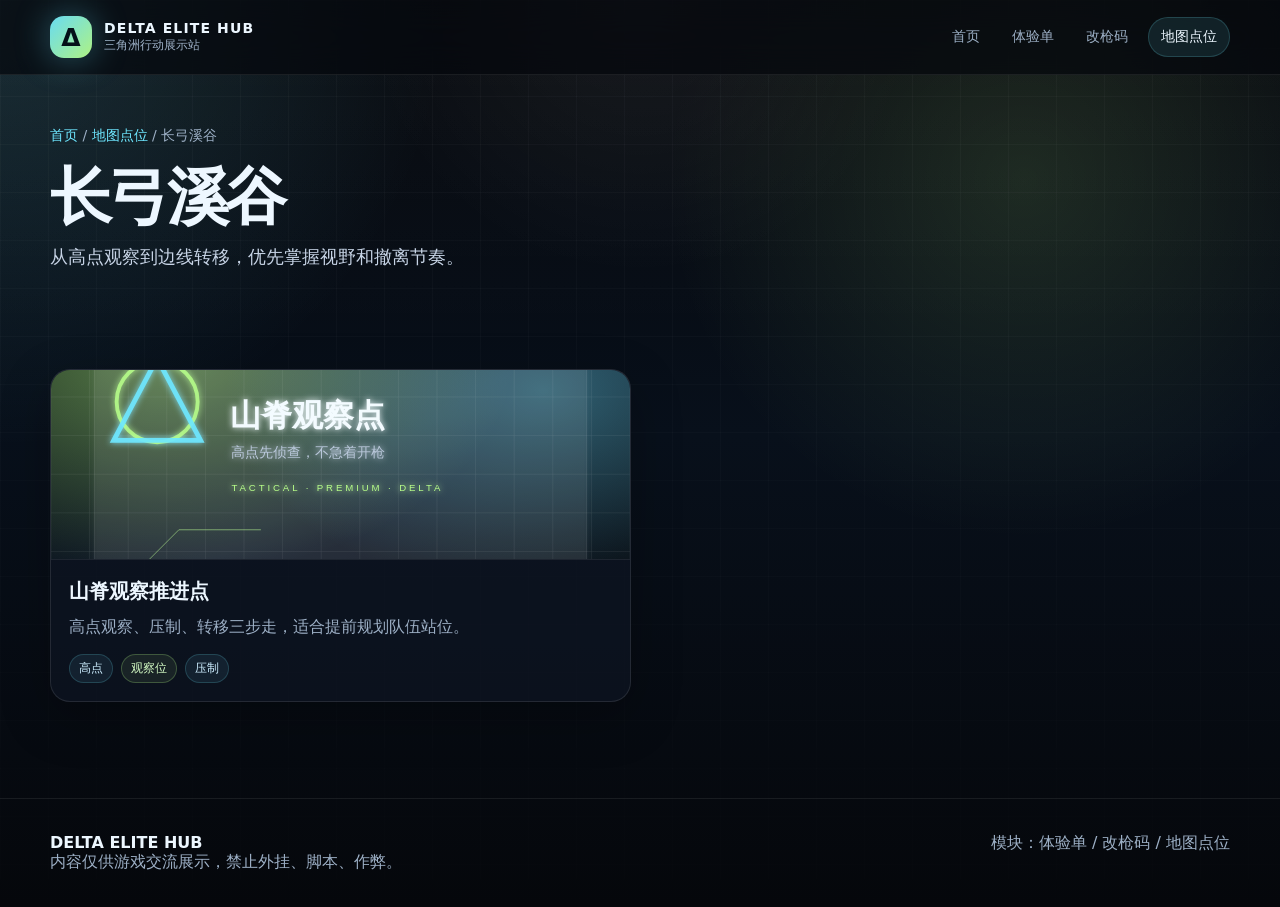
<file: map-valley.html>
<!doctype html>
<html lang="zh-CN">
<head>
  <meta charset="utf-8" />
  <meta name="viewport" content="width=device-width, initial-scale=1" />
  <title>长弓溪谷｜Delta Elite Hub</title>
  <meta name="description" content="三角洲行动趣味单、改枪码、地图点位展示页面。" />
  <link rel="stylesheet" href="assets/css/styles.css" />
</head>
<body>
  <header class="topbar">
    <div class="container nav">
      <a class="brand" href="index.html" aria-label="Delta Elite Hub 首页">
        <span class="logo-mark"></span>
        <span class="logo-text"><strong>DELTA ELITE HUB</strong><span>三角洲行动展示站</span></span>
      </a>
      <nav class="nav-links" aria-label="主导航">
        <a class="" href="index.html">首页</a><a class="" href="fun.html">体验单</a><a class="" href="guns.html">改枪码</a><a class="active" href="maps.html">地图点位</a>
      </nav>
    </div>
  </header>

  <main>

    <section class="sub-hero">
      <div class="container">
        <div class="breadcrumb"><a href="index.html">首页</a> / <a href="maps.html">地图点位</a> / 长弓溪谷</div>
        <h1>长弓溪谷</h1>
        <p class="lead">从高点观察到边线转移，优先掌握视野和撤离节奏。</p>
      </div>
    </section>
    <section class="section"><div class="container"><div class="grid two">
<a class="card" href="point-valley-ridge.html">
  <img class="card-img" src="assets/img/point-ridge-1.svg" alt="山脊观察推进点" />
  <div class="card-body">
    <h3>山脊观察推进点</h3>
    <p>高点观察、压制、转移三步走，适合提前规划队伍站位。</p>
    <div class="tags"><span class="tag ">高点</span><span class="tag green">观察位</span><span class="tag ">压制</span></div>
  </div>
</a>
    </div></div></section>

  </main>

  <footer class="footer">
    <div class="container footer-grid">
      <div><strong>DELTA ELITE HUB</strong><br />内容仅供游戏交流展示，禁止外挂、脚本、作弊。</div>
      <div>模块：体验单 / 改枪码 / 地图点位</div>
    </div>
  </footer>
  <script src="assets/js/main.js"></script>
</body>
</html>
</file>
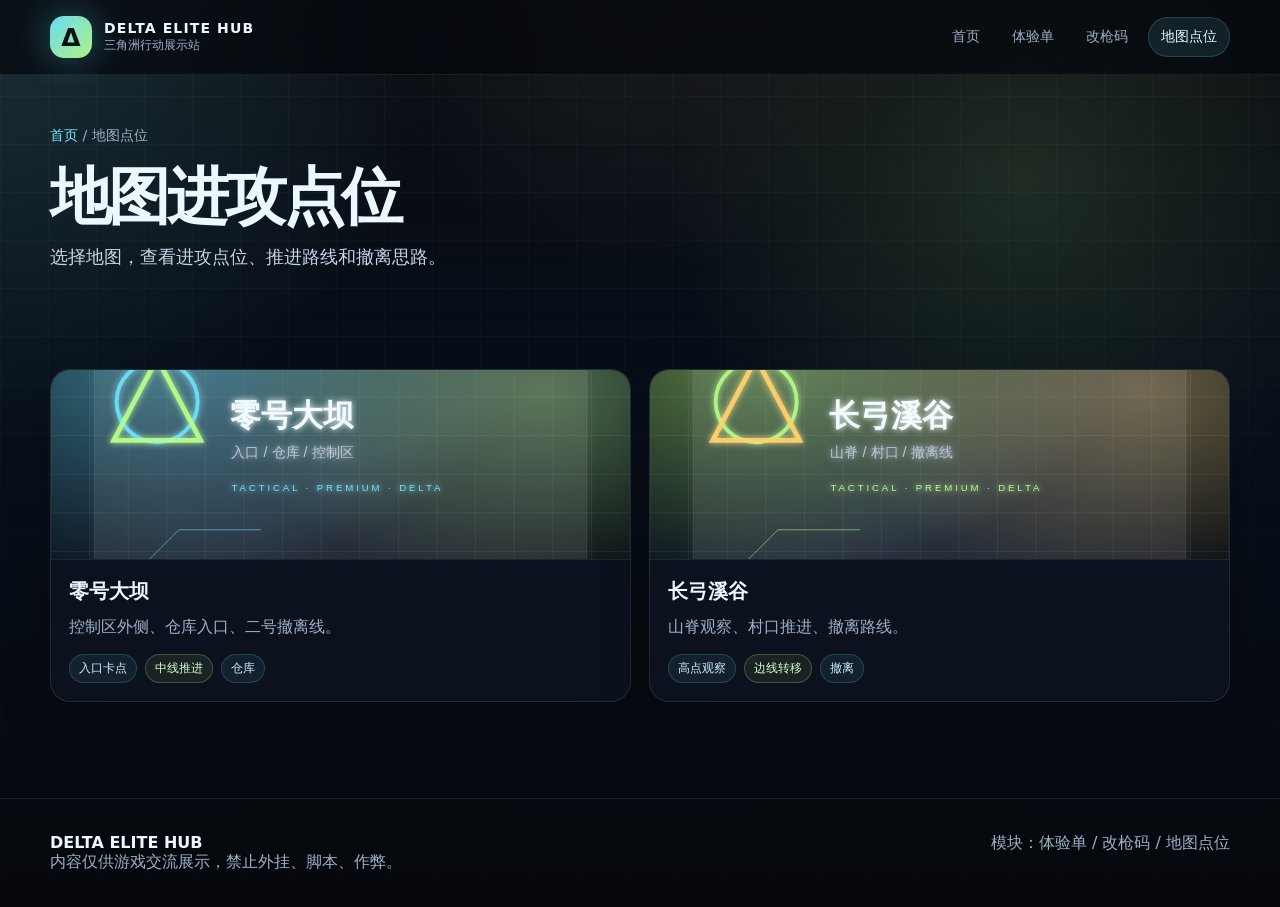
<file: maps.html>
<!doctype html>
<html lang="zh-CN">
<head>
  <meta charset="utf-8" />
  <meta name="viewport" content="width=device-width, initial-scale=1" />
  <title>地图点位｜Delta Elite Hub</title>
  <meta name="description" content="三角洲行动趣味单、改枪码、地图点位展示页面。" />
  <link rel="stylesheet" href="assets/css/styles.css" />
</head>
<body>
  <header class="topbar">
    <div class="container nav">
      <a class="brand" href="index.html" aria-label="Delta Elite Hub 首页">
        <span class="logo-mark"></span>
        <span class="logo-text"><strong>DELTA ELITE HUB</strong><span>三角洲行动展示站</span></span>
      </a>
      <nav class="nav-links" aria-label="主导航">
        <a class="" href="index.html">首页</a><a class="" href="fun.html">体验单</a><a class="" href="guns.html">改枪码</a><a class="active" href="maps.html">地图点位</a>
      </nav>
    </div>
  </header>

  <main>

    <section class="sub-hero">
      <div class="container">
        <div class="breadcrumb"><a href="index.html">首页</a> / 地图点位</div>
        <h1>地图进攻点位</h1>
        <p class="lead">选择地图，查看进攻点位、推进路线和撤离思路。</p>
      </div>
    </section>
    <section class="section"><div class="container"><div class="grid two">
<a class="card" href="map-dam.html">
  <img class="card-img" src="assets/img/map-dam.svg" alt="零号大坝" />
  <div class="card-body">
    <h3>零号大坝</h3>
    <p>控制区外侧、仓库入口、二号撤离线。</p>
    <div class="tags"><span class="tag ">入口卡点</span><span class="tag green">中线推进</span><span class="tag ">仓库</span></div>
  </div>
</a><a class="card" href="map-valley.html">
  <img class="card-img" src="assets/img/map-valley.svg" alt="长弓溪谷" />
  <div class="card-body">
    <h3>长弓溪谷</h3>
    <p>山脊观察、村口推进、撤离路线。</p>
    <div class="tags"><span class="tag ">高点观察</span><span class="tag green">边线转移</span><span class="tag ">撤离</span></div>
  </div>
</a>
    </div></div></section>

  </main>

  <footer class="footer">
    <div class="container footer-grid">
      <div><strong>DELTA ELITE HUB</strong><br />内容仅供游戏交流展示，禁止外挂、脚本、作弊。</div>
      <div>模块：体验单 / 改枪码 / 地图点位</div>
    </div>
  </footer>
  <script src="assets/js/main.js"></script>
</body>
</html>
</file>
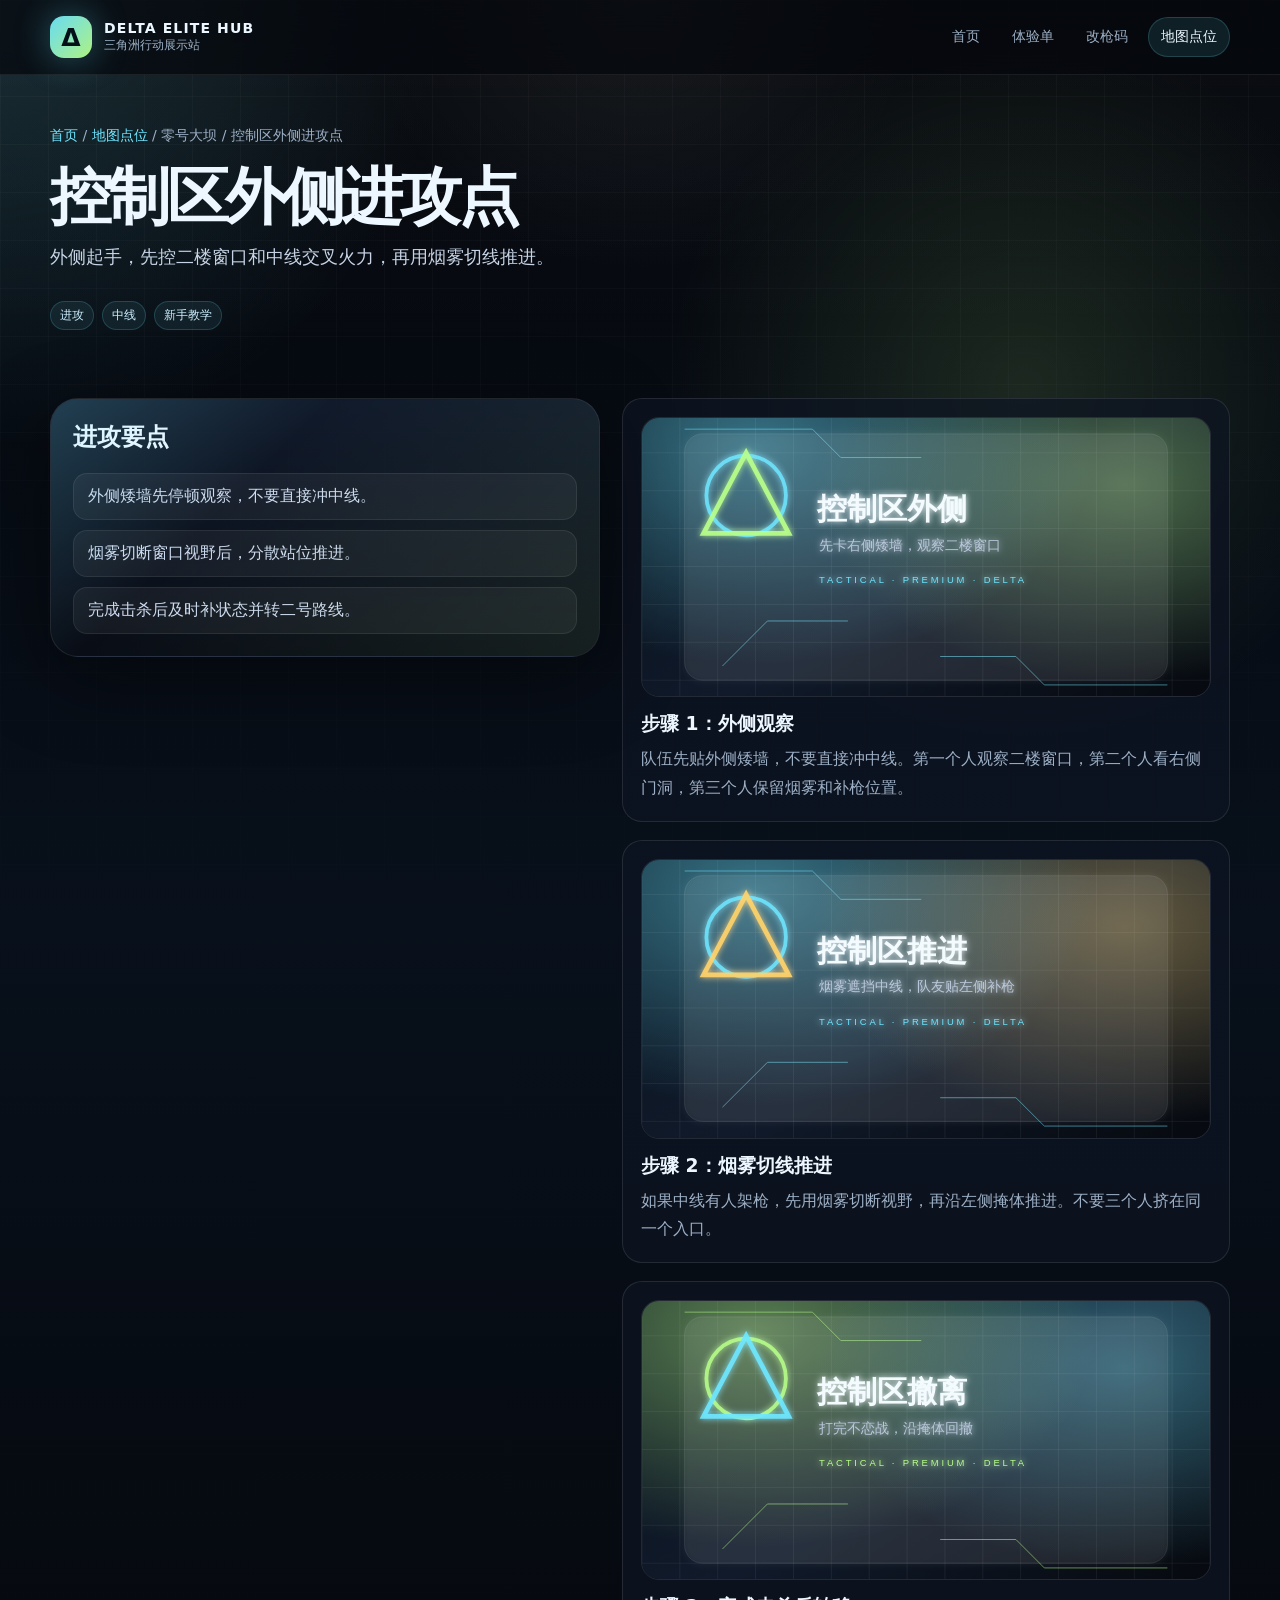
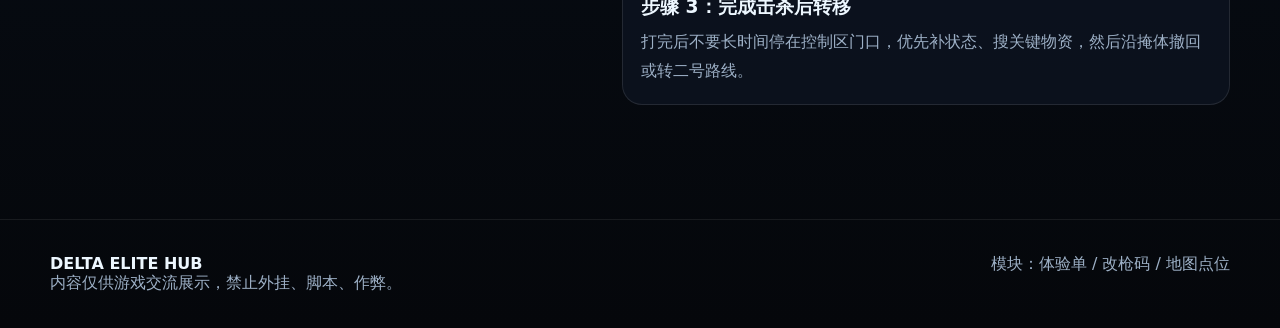
<file: point-dam-control.html>
<!doctype html>
<html lang="zh-CN">
<head>
  <meta charset="utf-8" />
  <meta name="viewport" content="width=device-width, initial-scale=1" />
  <title>控制区外侧进攻点｜Delta Elite Hub</title>
  <meta name="description" content="三角洲行动趣味单、改枪码、地图点位展示页面。" />
  <link rel="stylesheet" href="assets/css/styles.css" />
</head>
<body>
  <header class="topbar">
    <div class="container nav">
      <a class="brand" href="index.html" aria-label="Delta Elite Hub 首页">
        <span class="logo-mark"></span>
        <span class="logo-text"><strong>DELTA ELITE HUB</strong><span>三角洲行动展示站</span></span>
      </a>
      <nav class="nav-links" aria-label="主导航">
        <a class="" href="index.html">首页</a><a class="" href="fun.html">体验单</a><a class="" href="guns.html">改枪码</a><a class="active" href="maps.html">地图点位</a>
      </nav>
    </div>
  </header>

  <main>

    <section class="sub-hero">
      <div class="container">
        <div class="breadcrumb"><a href="index.html">首页</a> / <a href="maps.html">地图点位</a> / 零号大坝 / 控制区外侧进攻点</div>
        <h1>控制区外侧进攻点</h1>
        <p class="lead">外侧起手，先控二楼窗口和中线交叉火力，再用烟雾切线推进。</p>
        <div class="tags"><span class="tag">进攻</span><span class="tag">中线</span><span class="tag">新手教学</span></div>
      </div>
    </section>
    <section class="section"><div class="container map-layout">
      <aside class="panel" style="padding: 22px;">
        <h2>进攻要点</h2>
        <ul class="feature-list">
          <li>外侧矮墙先停顿观察，不要直接冲中线。</li>
          <li>烟雾切断窗口视野后，分散站位推进。</li>
          <li>完成击杀后及时补状态并转二号路线。</li>
        </ul>
      </aside>
      <div><article class="point-step"><img src="assets/img/point-control-1.svg" alt="步骤 1：外侧观察" /><h3>步骤 1：外侧观察</h3><p>队伍先贴外侧矮墙，不要直接冲中线。第一个人观察二楼窗口，第二个人看右侧门洞，第三个人保留烟雾和补枪位置。</p></article><article class="point-step"><img src="assets/img/point-control-2.svg" alt="步骤 2：烟雾切线推进" /><h3>步骤 2：烟雾切线推进</h3><p>如果中线有人架枪，先用烟雾切断视野，再沿左侧掩体推进。不要三个人挤在同一个入口。</p></article><article class="point-step"><img src="assets/img/point-control-3.svg" alt="步骤 3：完成击杀后转移" /><h3>步骤 3：完成击杀后转移</h3><p>打完后不要长时间停在控制区门口，优先补状态、搜关键物资，然后沿掩体撤回或转二号路线。</p></article></div>
    </div></section>

  </main>

  <footer class="footer">
    <div class="container footer-grid">
      <div><strong>DELTA ELITE HUB</strong><br />内容仅供游戏交流展示，禁止外挂、脚本、作弊。</div>
      <div>模块：体验单 / 改枪码 / 地图点位</div>
    </div>
  </footer>
  <script src="assets/js/main.js"></script>
</body>
</html>
</file>
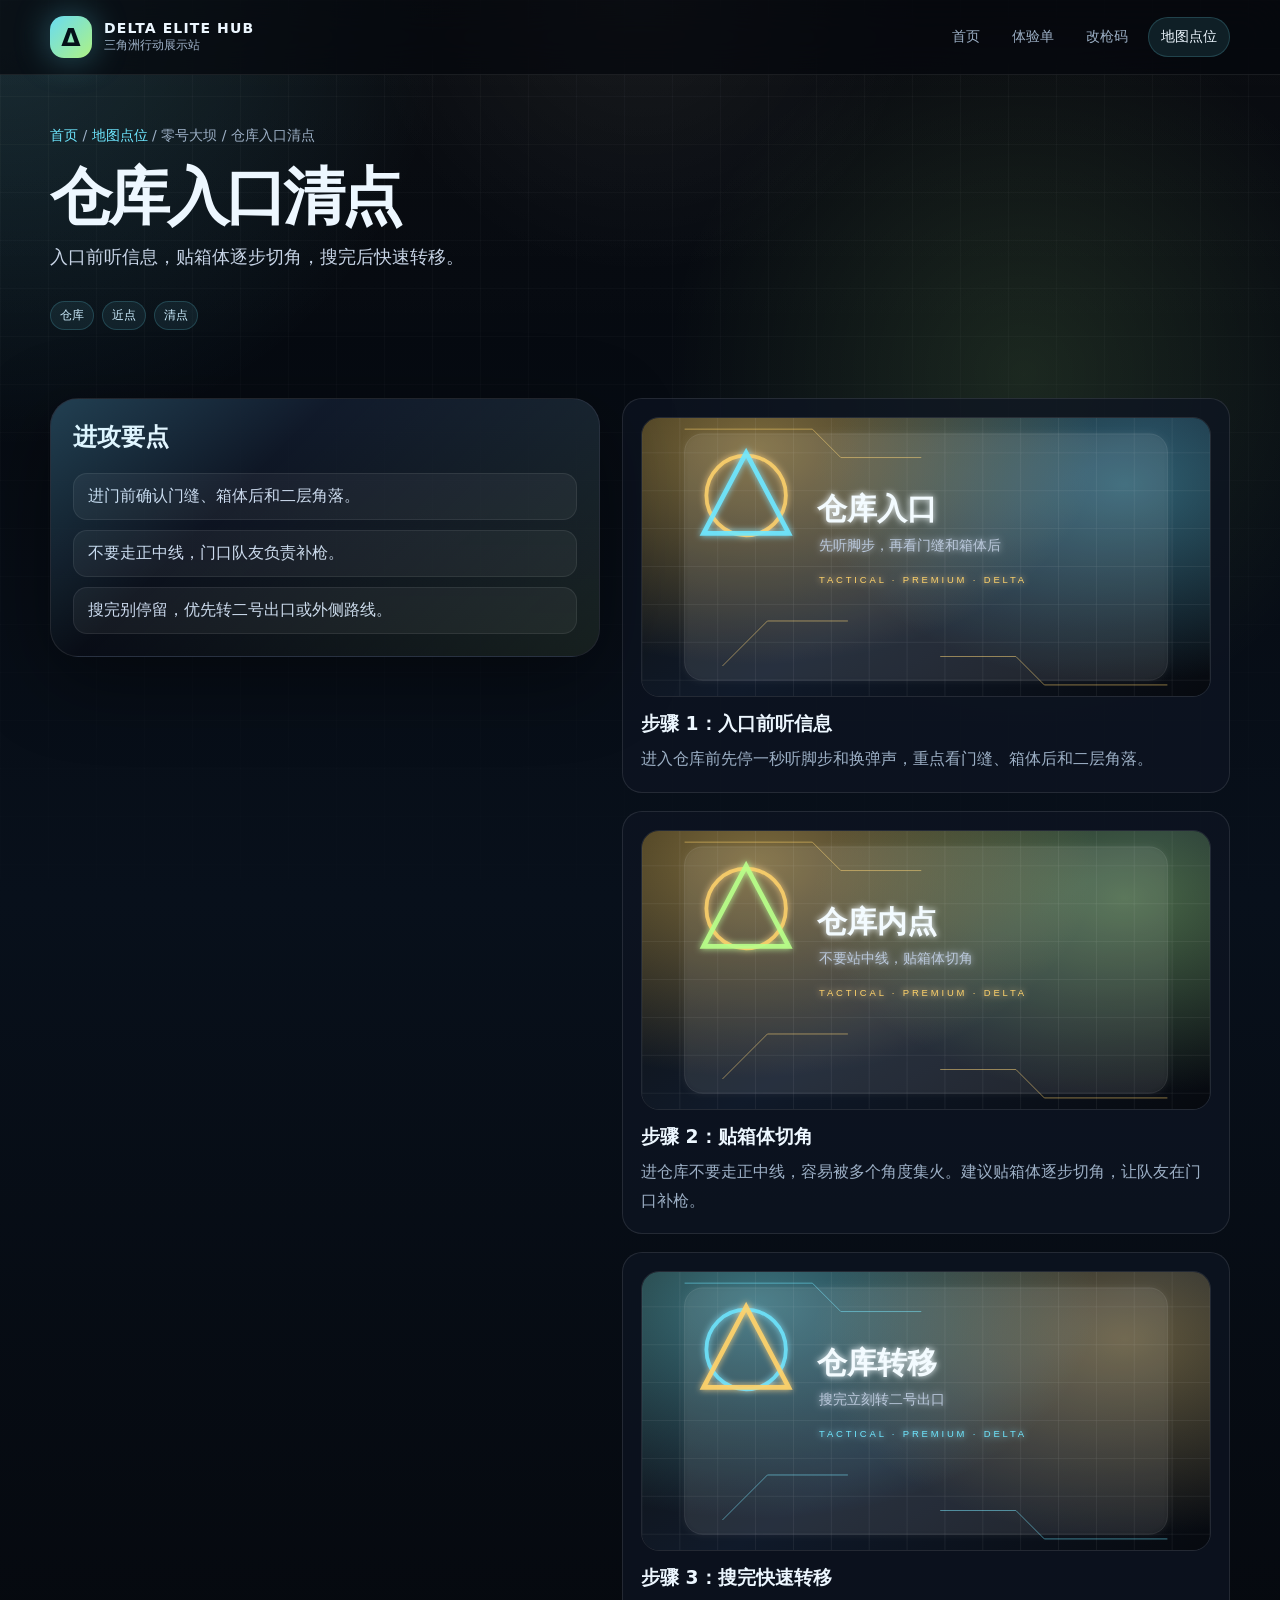
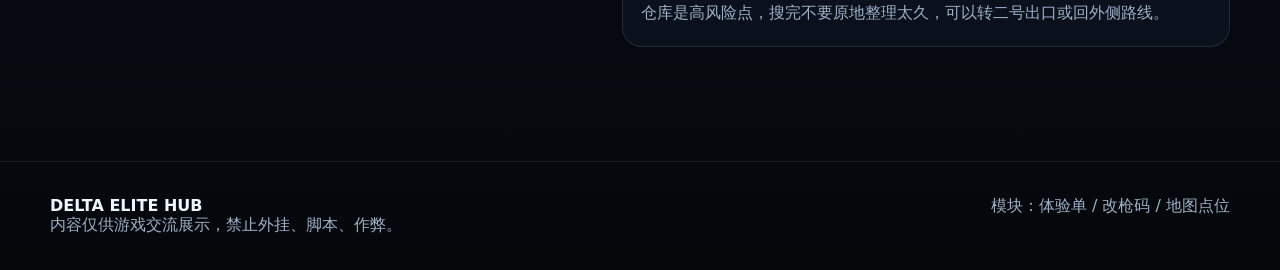
<file: point-dam-warehouse.html>
<!doctype html>
<html lang="zh-CN">
<head>
  <meta charset="utf-8" />
  <meta name="viewport" content="width=device-width, initial-scale=1" />
  <title>仓库入口清点｜Delta Elite Hub</title>
  <meta name="description" content="三角洲行动趣味单、改枪码、地图点位展示页面。" />
  <link rel="stylesheet" href="assets/css/styles.css" />
</head>
<body>
  <header class="topbar">
    <div class="container nav">
      <a class="brand" href="index.html" aria-label="Delta Elite Hub 首页">
        <span class="logo-mark"></span>
        <span class="logo-text"><strong>DELTA ELITE HUB</strong><span>三角洲行动展示站</span></span>
      </a>
      <nav class="nav-links" aria-label="主导航">
        <a class="" href="index.html">首页</a><a class="" href="fun.html">体验单</a><a class="" href="guns.html">改枪码</a><a class="active" href="maps.html">地图点位</a>
      </nav>
    </div>
  </header>

  <main>

    <section class="sub-hero">
      <div class="container">
        <div class="breadcrumb"><a href="index.html">首页</a> / <a href="maps.html">地图点位</a> / 零号大坝 / 仓库入口清点</div>
        <h1>仓库入口清点</h1>
        <p class="lead">入口前听信息，贴箱体逐步切角，搜完后快速转移。</p>
        <div class="tags"><span class="tag">仓库</span><span class="tag">近点</span><span class="tag">清点</span></div>
      </div>
    </section>
    <section class="section"><div class="container map-layout">
      <aside class="panel" style="padding: 22px;">
        <h2>进攻要点</h2>
        <ul class="feature-list">
          <li>进门前确认门缝、箱体后和二层角落。</li>
          <li>不要走正中线，门口队友负责补枪。</li>
          <li>搜完别停留，优先转二号出口或外侧路线。</li>
        </ul>
      </aside>
      <div><article class="point-step"><img src="assets/img/point-warehouse-1.svg" alt="步骤 1：入口前听信息" /><h3>步骤 1：入口前听信息</h3><p>进入仓库前先停一秒听脚步和换弹声，重点看门缝、箱体后和二层角落。</p></article><article class="point-step"><img src="assets/img/point-warehouse-2.svg" alt="步骤 2：贴箱体切角" /><h3>步骤 2：贴箱体切角</h3><p>进仓库不要走正中线，容易被多个角度集火。建议贴箱体逐步切角，让队友在门口补枪。</p></article><article class="point-step"><img src="assets/img/point-warehouse-3.svg" alt="步骤 3：搜完快速转移" /><h3>步骤 3：搜完快速转移</h3><p>仓库是高风险点，搜完不要原地整理太久，可以转二号出口或回外侧路线。</p></article></div>
    </div></section>

  </main>

  <footer class="footer">
    <div class="container footer-grid">
      <div><strong>DELTA ELITE HUB</strong><br />内容仅供游戏交流展示，禁止外挂、脚本、作弊。</div>
      <div>模块：体验单 / 改枪码 / 地图点位</div>
    </div>
  </footer>
  <script src="assets/js/main.js"></script>
</body>
</html>
</file>
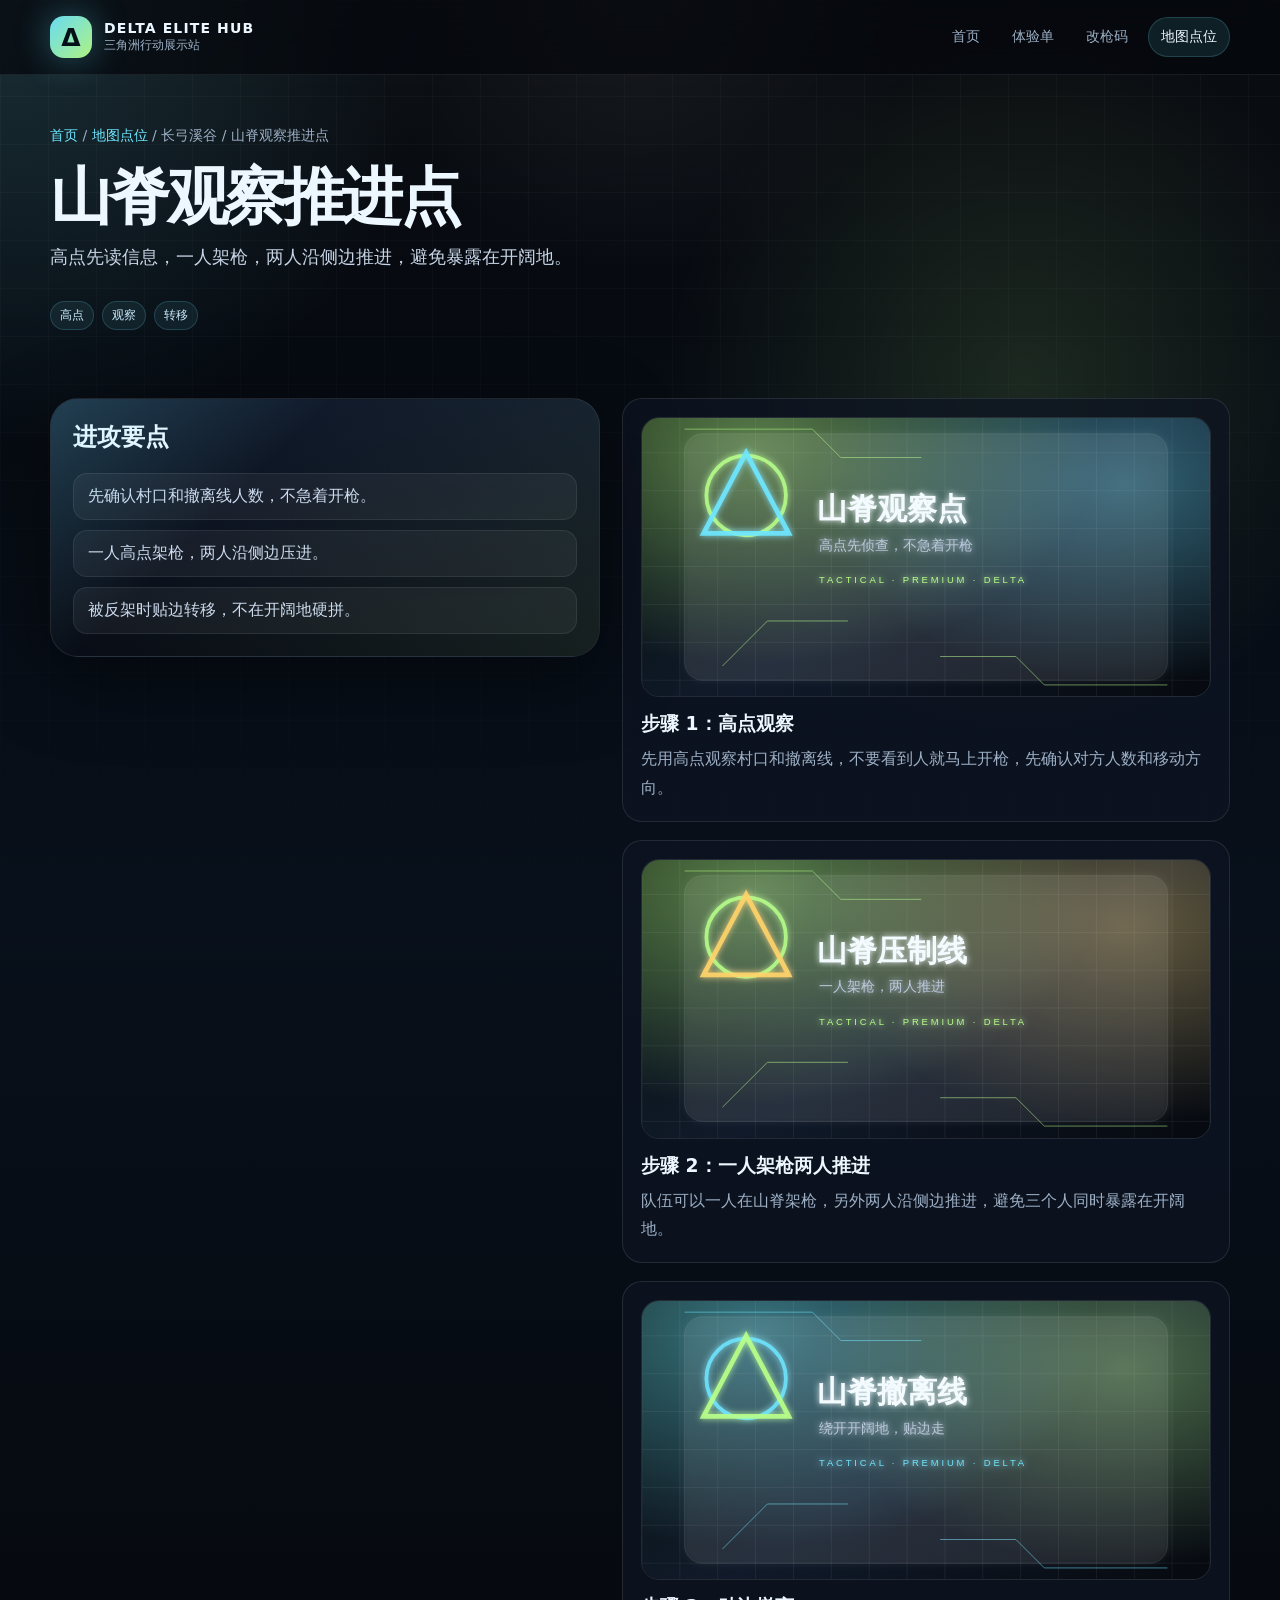
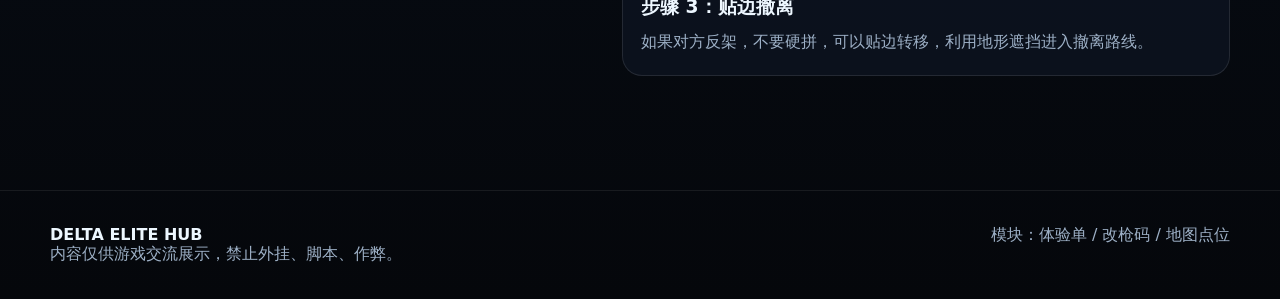
<file: point-valley-ridge.html>
<!doctype html>
<html lang="zh-CN">
<head>
  <meta charset="utf-8" />
  <meta name="viewport" content="width=device-width, initial-scale=1" />
  <title>山脊观察推进点｜Delta Elite Hub</title>
  <meta name="description" content="三角洲行动趣味单、改枪码、地图点位展示页面。" />
  <link rel="stylesheet" href="assets/css/styles.css" />
</head>
<body>
  <header class="topbar">
    <div class="container nav">
      <a class="brand" href="index.html" aria-label="Delta Elite Hub 首页">
        <span class="logo-mark"></span>
        <span class="logo-text"><strong>DELTA ELITE HUB</strong><span>三角洲行动展示站</span></span>
      </a>
      <nav class="nav-links" aria-label="主导航">
        <a class="" href="index.html">首页</a><a class="" href="fun.html">体验单</a><a class="" href="guns.html">改枪码</a><a class="active" href="maps.html">地图点位</a>
      </nav>
    </div>
  </header>

  <main>

    <section class="sub-hero">
      <div class="container">
        <div class="breadcrumb"><a href="index.html">首页</a> / <a href="maps.html">地图点位</a> / 长弓溪谷 / 山脊观察推进点</div>
        <h1>山脊观察推进点</h1>
        <p class="lead">高点先读信息，一人架枪，两人沿侧边推进，避免暴露在开阔地。</p>
        <div class="tags"><span class="tag">高点</span><span class="tag">观察</span><span class="tag">转移</span></div>
      </div>
    </section>
    <section class="section"><div class="container map-layout">
      <aside class="panel" style="padding: 22px;">
        <h2>进攻要点</h2>
        <ul class="feature-list">
          <li>先确认村口和撤离线人数，不急着开枪。</li>
          <li>一人高点架枪，两人沿侧边压进。</li>
          <li>被反架时贴边转移，不在开阔地硬拼。</li>
        </ul>
      </aside>
      <div><article class="point-step"><img src="assets/img/point-ridge-1.svg" alt="步骤 1：高点观察" /><h3>步骤 1：高点观察</h3><p>先用高点观察村口和撤离线，不要看到人就马上开枪，先确认对方人数和移动方向。</p></article><article class="point-step"><img src="assets/img/point-ridge-2.svg" alt="步骤 2：一人架枪两人推进" /><h3>步骤 2：一人架枪两人推进</h3><p>队伍可以一人在山脊架枪，另外两人沿侧边推进，避免三个人同时暴露在开阔地。</p></article><article class="point-step"><img src="assets/img/point-ridge-3.svg" alt="步骤 3：贴边撤离" /><h3>步骤 3：贴边撤离</h3><p>如果对方反架，不要硬拼，可以贴边转移，利用地形遮挡进入撤离路线。</p></article></div>
    </div></section>

  </main>

  <footer class="footer">
    <div class="container footer-grid">
      <div><strong>DELTA ELITE HUB</strong><br />内容仅供游戏交流展示，禁止外挂、脚本、作弊。</div>
      <div>模块：体验单 / 改枪码 / 地图点位</div>
    </div>
  </footer>
  <script src="assets/js/main.js"></script>
</body>
</html>
</file>
<file: assets/css/mobile-orders.css>
:root {
  --bg: #05070b;
  --panel: rgba(13, 20, 31, .86);
  --panel-strong: rgba(16, 24, 37, .96);
  --line: rgba(99, 213, 255, .18);
  --line-strong: rgba(99, 213, 255, .42);
  --text: #edf7ff;
  --muted: #8da0b7;
  --cyan: #62d5ff;
  --green: #c2ff8b;
  --red: #ff4c5e;
  --gold: #ffd36a;
  --radius: 22px;
  /* 调整搜索栏初始上下位置：数值越大，搜索栏越往下。 */
  --search-top-offset: 10px;
}

* { box-sizing: border-box; }

html { scroll-behavior: smooth; }

body {
  margin: 0;
  min-height: 100vh;
  color: var(--text);
  font-family: ui-sans-serif, system-ui, -apple-system, BlinkMacSystemFont, "Segoe UI", "Microsoft YaHei", sans-serif;
  background:
    linear-gradient(180deg, rgba(2, 5, 10, .58), rgba(2, 5, 10, .72)),
    url("../../bairu_pic_new/背景.jpg") center top / cover fixed no-repeat;
}

body::before {
  content: "";
  position: fixed;
  inset: 0;
  pointer-events: none;
  background:
    radial-gradient(circle at 50% 0%, rgba(98,213,255,.14), transparent 34%),
    linear-gradient(180deg, rgba(3,5,10,.08), rgba(3,5,10,.5));
}

button, input { font: inherit; }
button { -webkit-tap-highlight-color: transparent; }
img { display: block; max-width: 100%; }

.mo-app {
  width: min(100% - 18px, 430px);
  margin: 0 auto;
  padding: var(--search-top-offset) 0 42px;
  position: relative;
  z-index: 1;
}

.mo-control {
  position: sticky;
  top: 0;
  z-index: 5;
  margin: 0 0 12px;
  padding: 10px;
  border-radius: 24px;
  border: 1px solid rgba(255,255,255,.1);
  background: rgba(5, 8, 13, .78);
  backdrop-filter: blur(18px);
  box-shadow: 0 18px 60px rgba(0,0,0,.34);
}

.mo-search {
  height: 46px;
  display: grid;
  grid-template-columns: 34px 1fr;
  align-items: center;
  gap: 8px;
  padding: 0 12px;
  border-radius: 18px;
  background: rgba(255,255,255,.08);
  border: 1px solid rgba(255,255,255,.1);
}

.mo-search svg {
  width: 24px;
  height: 24px;
  fill: none;
  stroke: var(--cyan);
  stroke-width: 2;
  stroke-linecap: round;
  stroke-linejoin: round;
}

.mo-search input {
  min-width: 0;
  color: var(--text);
  border: 0;
  outline: 0;
  background: transparent;
}

.mo-search input::placeholder {
  color: rgba(237,247,255,.52);
}

.mo-tabs,
.mo-subtabs {
  display: flex;
  gap: 8px;
  overflow-x: auto;
  padding: 10px 0 0;
  scrollbar-width: none;
}

.mo-tabs::-webkit-scrollbar,
.mo-subtabs::-webkit-scrollbar {
  display: none;
}

.mo-tab,
.mo-subtab {
  border: 1px solid rgba(255,255,255,.1);
  color: var(--text);
  cursor: pointer;
  flex: 0 0 auto;
  background: rgba(255,255,255,.06);
}

.mo-tab {
  width: 82px;
  min-height: 86px;
  border-radius: 18px;
  padding: 8px 6px;
}

.mo-tab img {
  width: 44px;
  height: 44px;
  margin: 0 auto 7px;
  object-fit: cover;
  object-position: top center;
  border-radius: 14px;
  border: 1px solid rgba(255,255,255,.18);
}

.mo-tab span {
  display: block;
  font-size: 12px;
  font-weight: 900;
  line-height: 1.18;
}

.mo-tab.active {
  color: #061018;
  border-color: transparent;
  background: linear-gradient(135deg, var(--cyan), var(--green));
}

.mo-subtab {
  min-height: 34px;
  max-width: 150px;
  padding: 8px 12px;
  border-radius: 999px;
  font-size: 12px;
  font-weight: 800;
  white-space: nowrap;
  overflow: hidden;
  text-overflow: ellipsis;
}

.mo-subtab.active {
  color: #061018;
  border-color: transparent;
  background: linear-gradient(135deg, var(--cyan), var(--green));
}

.mo-status {
  min-height: 24px;
  margin: 4px 2px 10px;
  color: #d8e7f5;
  font-size: 13px;
  text-shadow: 0 2px 12px rgba(0,0,0,.9);
}

.mo-list {
  display: grid;
  gap: 13px;
}

.mo-card {
  border: 1px solid rgba(255,255,255,.1);
  border-radius: var(--radius);
  overflow: hidden;
  background:
    linear-gradient(145deg, rgba(98,213,255,.08), transparent 36%),
    var(--panel);
  box-shadow: 0 18px 58px rgba(0,0,0,.34);
  scroll-margin-top: 156px;
  transition: border-color .24s ease, box-shadow .24s ease, transform .24s ease;
}

.mo-card.is-target {
  border-color: rgba(194,255,139,.72);
  box-shadow:
    0 0 0 1px rgba(194,255,139,.26),
    0 24px 78px rgba(0,0,0,.42);
  transform: translateY(-2px);
}

.mo-card-head {
  display: flex;
  align-items: center;
  justify-content: space-between;
  gap: 10px;
  padding: 13px 14px 11px;
}

.mo-card h2 {
  margin: 0;
  font-size: 17px;
  letter-spacing: 0;
}

.mo-chipline {
  display: flex;
  gap: 6px;
  flex-wrap: wrap;
  justify-content: flex-end;
}

.mo-chipline span {
  min-height: 24px;
  display: inline-flex;
  align-items: center;
  padding: 4px 8px;
  border-radius: 999px;
  color: #d9f4ff;
  font-size: 11px;
  border: 1px solid rgba(98,213,255,.2);
  background: rgba(98,213,255,.08);
}

.mo-img-button {
  width: 100%;
  padding: 0;
  border: 0;
  background: transparent;
  cursor: zoom-in;
}

.mo-img-button img {
  width: 100%;
  height: auto;
  border-top: 1px solid rgba(255,255,255,.08);
}

.mo-card-multi .mo-img-button + .mo-img-button img {
  border-top: 10px solid rgba(5, 8, 13, .92);
}

.mo-empty {
  padding: 28px 16px;
  text-align: center;
  color: var(--muted);
  border: 1px solid rgba(255,255,255,.1);
  border-radius: var(--radius);
  background: var(--panel);
}

.mo-viewer {
  position: fixed;
  inset: 0;
  z-index: 20;
  display: grid;
  place-items: center;
  padding: 14px;
  background: rgba(0,0,0,.9);
}

.mo-viewer[hidden] {
  display: none;
}

.mo-viewer img {
  max-width: 100%;
  max-height: 92vh;
  object-fit: contain;
  border-radius: 14px;
}

.mo-viewer-close {
  position: fixed;
  top: max(12px, env(safe-area-inset-top));
  right: 12px;
  width: 42px;
  height: 42px;
  border-radius: 50%;
  border: 1px solid rgba(255,255,255,.22);
  background: rgba(255,255,255,.12);
  color: #fff;
  font-size: 28px;
  line-height: 1;
  cursor: pointer;
}

.no-scroll { overflow: hidden; }

@media (min-width: 760px) {
  body {
    background:
      linear-gradient(180deg, rgba(2, 5, 10, .55), rgba(2, 5, 10, .74)),
      url("../../bairu_pic_new/背景.jpg") center top / cover fixed no-repeat;
  }

  .mo-app {
    width: 430px;
  }
}
</file>
<file: assets/css/styles.css>
:root {
  --bg: #06080d;
  --bg-soft: #0c111b;
  --panel: rgba(15, 22, 34, 0.82);
  --panel-strong: rgba(20, 30, 48, 0.96);
  --line: rgba(113, 231, 255, 0.18);
  --line-strong: rgba(113, 231, 255, 0.42);
  --text: #edf7ff;
  --muted: #9db0c6;
  --muted-2: #6d7f94;
  --cyan: #6ee7ff;
  --green: #b8ff8a;
  --gold: #ffd36b;
  --red: #ff7777;
  --shadow: 0 22px 80px rgba(0, 0, 0, 0.42);
  --radius-xl: 28px;
  --radius-lg: 20px;
  --radius-md: 14px;
  --max: 1180px;
}

* { box-sizing: border-box; }

html { scroll-behavior: smooth; }

body {
  margin: 0;
  font-family: Inter, ui-sans-serif, system-ui, -apple-system, BlinkMacSystemFont, "Segoe UI", "Microsoft YaHei", sans-serif;
  color: var(--text);
  background:
    radial-gradient(circle at top left, rgba(110, 231, 255, 0.16), transparent 35vw),
    radial-gradient(circle at 80% 20%, rgba(184, 255, 138, 0.12), transparent 28vw),
    linear-gradient(180deg, #05070b 0%, #08101b 48%, #05070b 100%);
  min-height: 100vh;
}

body::before {
  content: "";
  position: fixed;
  inset: 0;
  pointer-events: none;
  background-image:
    linear-gradient(rgba(255, 255, 255, 0.035) 1px, transparent 1px),
    linear-gradient(90deg, rgba(255, 255, 255, 0.035) 1px, transparent 1px);
  background-size: 48px 48px;
  mask-image: linear-gradient(to bottom, rgba(0,0,0,.9), rgba(0,0,0,.15));
}

body::after {
  content: "";
  position: fixed;
  inset: 0;
  pointer-events: none;
  background: radial-gradient(circle at 50% 0%, rgba(255,255,255,.06), transparent 25%), linear-gradient(rgba(255,255,255,.025), transparent 38%);
  mix-blend-mode: screen;
}

a { color: inherit; text-decoration: none; }
img { max-width: 100%; display: block; }
button, input, textarea { font: inherit; }

.container {
  width: min(var(--max), calc(100% - 36px));
  margin: 0 auto;
  position: relative;
  z-index: 1;
}

.topbar {
  position: sticky;
  top: 0;
  z-index: 10;
  backdrop-filter: blur(18px);
  background: rgba(5, 8, 13, 0.72);
  border-bottom: 1px solid rgba(255, 255, 255, 0.08);
}

.nav {
  min-height: 74px;
  display: flex;
  align-items: center;
  justify-content: space-between;
  gap: 24px;
}

.brand {
  display: flex;
  align-items: center;
  gap: 12px;
  min-width: max-content;
}

.logo-mark {
  width: 42px;
  height: 42px;
  border-radius: 14px;
  background: linear-gradient(135deg, rgba(110, 231, 255, .95), rgba(184, 255, 138, .95));
  box-shadow: 0 0 35px rgba(110, 231, 255, .35);
  position: relative;
  overflow: hidden;
}

.logo-mark::before {
  content: "Δ";
  position: absolute;
  inset: 0;
  display: grid;
  place-items: center;
  color: #041018;
  font-weight: 900;
  font-size: 25px;
}

.logo-text { line-height: 1.05; }
.logo-text strong { display: block; letter-spacing: .08em; font-size: 14px; }
.logo-text span { color: var(--muted); font-size: 12px; }

.nav-links {
  display: flex;
  align-items: center;
  justify-content: flex-end;
  gap: 8px;
  flex-wrap: wrap;
}

.nav-links a {
  color: var(--muted);
  padding: 10px 12px;
  border-radius: 999px;
  font-size: 14px;
  transition: .2s ease;
}

.nav-links a:hover,
.nav-links a.active {
  color: var(--text);
  background: rgba(110, 231, 255, .1);
  border: 1px solid rgba(110, 231, 255, .18);
}

.hero {
  padding: 74px 0 46px;
}

.hero-grid {
  display: grid;
  grid-template-columns: 1.12fr .88fr;
  gap: 28px;
  align-items: stretch;
}

.eyebrow {
  display: inline-flex;
  gap: 8px;
  align-items: center;
  color: var(--green);
  background: rgba(184, 255, 138, .08);
  border: 1px solid rgba(184, 255, 138, .18);
  padding: 8px 12px;
  border-radius: 999px;
  font-size: 13px;
  letter-spacing: .04em;
}

h1, h2, h3, p { margin-top: 0; }

h1 {
  font-size: clamp(42px, 6vw, 78px);
  line-height: .96;
  letter-spacing: -0.06em;
  margin: 22px 0 22px;
}

h1 span, .gradient-text {
  background: linear-gradient(100deg, #fff, var(--cyan), var(--green));
  -webkit-background-clip: text;
  background-clip: text;
  color: transparent;
}

.lead {
  max-width: 650px;
  color: #c7d4e6;
  font-size: 18px;
  line-height: 1.8;
  margin-bottom: 28px;
}

.actions { display: flex; gap: 14px; flex-wrap: wrap; }

.btn {
  display: inline-flex;
  align-items: center;
  justify-content: center;
  gap: 8px;
  min-height: 46px;
  padding: 12px 18px;
  border-radius: 999px;
  border: 1px solid rgba(255,255,255,.12);
  background: rgba(255,255,255,.06);
  color: var(--text);
  cursor: pointer;
  transition: transform .18s ease, border-color .18s ease, background .18s ease;
}

.btn:hover {
  transform: translateY(-2px);
  border-color: var(--line-strong);
  background: rgba(110, 231, 255, .12);
}

.btn.primary {
  color: #031017;
  border: 0;
  background: linear-gradient(135deg, var(--cyan), var(--green));
  font-weight: 800;
  box-shadow: 0 18px 40px rgba(110, 231, 255, .2);
}

.hero-card, .panel {
  background: linear-gradient(180deg, rgba(19, 29, 47, .88), rgba(9, 13, 22, .82));
  border: 1px solid rgba(255,255,255,.1);
  border-radius: var(--radius-xl);
  box-shadow: var(--shadow);
  position: relative;
  overflow: hidden;
}

.hero-card::before, .panel::before {
  content: "";
  position: absolute;
  inset: 0;
  background: linear-gradient(135deg, rgba(110,231,255,.18), transparent 35%, rgba(184,255,138,.08));
  pointer-events: none;
}

.hero-visual {
  min-height: 420px;
  padding: 20px;
  display: flex;
  flex-direction: column;
  justify-content: space-between;
}

.hero-visual img {
  width: 100%;
  height: 255px;
  object-fit: cover;
  border-radius: 22px;
  border: 1px solid rgba(255,255,255,.12);
  filter: saturate(1.05) contrast(1.05);
}

.stats {
  display: grid;
  grid-template-columns: repeat(3, 1fr);
  gap: 10px;
  margin-top: 14px;
}

.stat {
  padding: 14px;
  border-radius: 18px;
  background: rgba(255,255,255,.055);
  border: 1px solid rgba(255,255,255,.09);
}

.stat strong { display: block; font-size: 22px; }
.stat span { color: var(--muted); font-size: 12px; }

.section {
  padding: 42px 0;
}

.section-head {
  display: flex;
  justify-content: space-between;
  gap: 20px;
  align-items: end;
  margin-bottom: 22px;
}

.section-head h2 {
  font-size: clamp(28px, 4vw, 44px);
  line-height: 1.1;
  letter-spacing: -.04em;
  margin: 0;
}

.section-head p {
  margin: 10px 0 0;
  color: var(--muted);
  max-width: 620px;
  line-height: 1.7;
}

.grid { display: grid; gap: 18px; }
.grid.three { grid-template-columns: repeat(3, 1fr); }
.grid.two { grid-template-columns: repeat(2, 1fr); }
.grid.four { grid-template-columns: repeat(4, 1fr); }

.card {
  background: rgba(14, 21, 34, .74);
  border: 1px solid rgba(255,255,255,.1);
  border-radius: var(--radius-lg);
  overflow: hidden;
  box-shadow: 0 16px 50px rgba(0,0,0,.25);
  transition: transform .22s ease, border-color .22s ease, background .22s ease;
}

.card:hover {
  transform: translateY(-4px);
  border-color: rgba(110,231,255,.36);
  background: rgba(18, 29, 48, .86);
}

.card-img {
  width: 100%;
  height: 190px;
  object-fit: cover;
  border-bottom: 1px solid rgba(255,255,255,.08);
}

.card-body { padding: 18px; }
.card h3 { margin: 0 0 8px; font-size: 20px; }
.card p { color: var(--muted); line-height: 1.7; margin-bottom: 14px; }

.tags { display: flex; flex-wrap: wrap; gap: 8px; }
.tag {
  display: inline-flex;
  align-items: center;
  min-height: 26px;
  padding: 5px 9px;
  border-radius: 999px;
  color: #cdeeff;
  font-size: 12px;
  border: 1px solid rgba(110,231,255,.18);
  background: rgba(110,231,255,.08);
}
.tag.gold { color: #ffe6a4; border-color: rgba(255,211,107,.24); background: rgba(255,211,107,.09); }
.tag.green { color: #d7ffc7; border-color: rgba(184,255,138,.24); background: rgba(184,255,138,.08); }

.category-bar {
  display: flex;
  gap: 10px;
  flex-wrap: wrap;
  margin-bottom: 24px;
}

.category-bar a {
  padding: 10px 14px;
  border-radius: 999px;
  color: var(--muted);
  border: 1px solid rgba(255,255,255,.09);
  background: rgba(255,255,255,.045);
  transition: .18s ease;
}

.category-bar a:hover,
.category-bar a.active {
  color: var(--text);
  background: rgba(110,231,255,.12);
  border-color: rgba(110,231,255,.36);
}

.sub-hero {
  padding: 52px 0 26px;
}

.sub-hero h1 {
  font-size: clamp(36px, 5vw, 62px);
  margin-bottom: 14px;
}

.breadcrumb {
  color: var(--muted);
  font-size: 14px;
  margin-bottom: 12px;
}
.breadcrumb a { color: var(--cyan); }

.feature-list {
  display: grid;
  gap: 10px;
  margin: 0;
  padding: 0;
  list-style: none;
}
.feature-list li {
  padding: 12px 14px;
  background: rgba(255,255,255,.05);
  border: 1px solid rgba(255,255,255,.08);
  border-radius: 14px;
  color: #cddbef;
}

.gun-section {
  margin-bottom: 34px;
}

.gun-section h2 {
  font-size: 30px;
  margin-bottom: 16px;
  letter-spacing: -.03em;
}

.gun-card {
  padding: 18px;
  display: grid;
  gap: 14px;
}

.gun-title-row {
  display: flex;
  justify-content: space-between;
  align-items: start;
  gap: 12px;
  border-bottom: 1px solid rgba(255,255,255,.08);
  padding-bottom: 12px;
}

.gun-title-row h3 { margin: 0; }
.gun-title-row small { color: var(--muted); }

.code-box {
  display: grid;
  grid-template-columns: 1fr auto;
  gap: 10px;
  align-items: center;
  padding: 12px;
  border-radius: 16px;
  background: rgba(0,0,0,.25);
  border: 1px solid rgba(255,255,255,.08);
}

.code-box code {
  color: #d7f9ff;
  font-family: ui-monospace, SFMono-Regular, Menlo, Consolas, monospace;
  font-size: 13px;
  overflow-wrap: anywhere;
}

.copy-btn {
  border: 1px solid rgba(110,231,255,.32);
  background: rgba(110,231,255,.1);
  color: var(--text);
  border-radius: 999px;
  padding: 9px 12px;
  cursor: pointer;
  transition: .15s ease;
  white-space: nowrap;
}

.copy-btn:hover { background: rgba(110,231,255,.2); }
.copy-btn.copied { color: #06110c; background: var(--green); border-color: var(--green); }

.map-layout {
  display: grid;
  grid-template-columns: .95fr 1.05fr;
  gap: 22px;
  align-items: start;
}

.point-step {
  padding: 18px;
  border-radius: var(--radius-lg);
  background: rgba(14,21,34,.74);
  border: 1px solid rgba(255,255,255,.1);
  margin-bottom: 18px;
}

.point-step img {
  width: 100%;
  height: 280px;
  object-fit: cover;
  border-radius: 18px;
  margin-bottom: 14px;
  border: 1px solid rgba(255,255,255,.1);
}

.point-step h3 { margin: 0 0 8px; }
.point-step p { color: var(--muted); line-height: 1.8; margin-bottom: 0; }

.notice {
  padding: 18px;
  border-radius: var(--radius-lg);
  background: rgba(255, 211, 107, .08);
  border: 1px solid rgba(255, 211, 107, .24);
  color: #ffe8af;
  line-height: 1.7;
}

.section-kicker {
  margin: 0 0 10px;
  color: var(--green);
  font-size: 12px;
  font-weight: 800;
  letter-spacing: .14em;
  text-transform: uppercase;
}

.order-hero {
  background:
    linear-gradient(120deg, rgba(110, 231, 255, .08), transparent 38%),
    linear-gradient(270deg, rgba(255, 119, 119, .08), transparent 42%);
}

.order-feature {
  display: grid;
  grid-template-columns: 1fr auto;
  gap: 24px;
  align-items: center;
  padding: 24px;
  border: 1px solid rgba(255,255,255,.1);
  border-radius: var(--radius-xl);
  background: linear-gradient(135deg, rgba(17, 28, 45, .88), rgba(8, 12, 20, .78));
  box-shadow: var(--shadow);
}

.order-feature h2 {
  margin: 0 0 10px;
  font-size: clamp(26px, 3vw, 38px);
  letter-spacing: -.03em;
}

.order-feature p {
  color: var(--muted);
  line-height: 1.8;
  margin-bottom: 0;
}

.order-metrics {
  display: grid;
  grid-template-columns: repeat(3, minmax(92px, 1fr));
  gap: 10px;
}

.order-metrics span {
  min-height: 82px;
  padding: 14px;
  border-radius: 16px;
  border: 1px solid rgba(110,231,255,.16);
  background: rgba(110,231,255,.07);
  color: var(--muted);
  font-size: 12px;
}

.order-metrics strong {
  display: block;
  color: var(--text);
  font-size: 28px;
  line-height: 1;
  margin-bottom: 8px;
}

.category-card {
  display: block;
  min-height: 100%;
}

.category-card .card-img {
  height: 235px;
}

.gallery-grid {
  display: grid;
  grid-template-columns: repeat(12, 1fr);
  gap: 18px;
}

.gallery-card {
  grid-column: span 4;
  display: grid;
  grid-template-rows: auto 1fr;
  overflow: hidden;
  border-radius: var(--radius-lg);
  border: 1px solid rgba(255,255,255,.1);
  background: rgba(14, 21, 34, .74);
  box-shadow: 0 16px 50px rgba(0,0,0,.22);
}

.gallery-card.tall,
.gallery-card.portrait {
  grid-column: span 3;
}

.gallery-card img {
  width: 100%;
  height: 240px;
  object-fit: cover;
  object-position: top center;
  border-bottom: 1px solid rgba(255,255,255,.08);
}

.gallery-card.tall img,
.gallery-card.portrait img {
  height: 420px;
}

.gallery-card div {
  padding: 16px;
}

.gallery-card h3 {
  margin: 0 0 8px;
  font-size: 18px;
}

.gallery-card p {
  margin: 0;
  color: var(--muted);
  line-height: 1.65;
  font-size: 14px;
}

.gallery-grid.compact .gallery-card {
  grid-column: span 4;
}

.order-layout {
  display: grid;
  grid-template-columns: 310px 1fr;
  gap: 22px;
  align-items: start;
}

.order-sidebar {
  position: sticky;
  top: 96px;
  padding: 20px;
  border-radius: var(--radius-lg);
  border: 1px solid rgba(255,255,255,.1);
  background: rgba(14,21,34,.8);
}

.order-sidebar h2 {
  font-size: 24px;
  margin-bottom: 14px;
}

.order-list {
  display: grid;
  gap: 18px;
}

.service-card,
.play-card,
.rule-layout {
  display: grid;
  grid-template-columns: minmax(280px, .9fr) 1.1fr;
  gap: 20px;
  align-items: center;
  padding: 18px;
  border-radius: var(--radius-xl);
  border: 1px solid rgba(255,255,255,.1);
  background: linear-gradient(135deg, rgba(15, 23, 37, .9), rgba(8, 12, 20, .82));
  box-shadow: 0 16px 60px rgba(0,0,0,.22);
  overflow: hidden;
}

.service-card img,
.play-card img,
.rule-image-card img {
  width: 100%;
  max-height: 430px;
  object-fit: cover;
  object-position: top center;
  border-radius: 18px;
  border: 1px solid rgba(255,255,255,.12);
}

.service-card h2,
.play-card h2,
.rule-panel h2 {
  margin: 0 0 12px;
  font-size: clamp(24px, 3vw, 36px);
  letter-spacing: -.03em;
}

.service-card p,
.play-card p,
.rule-panel p {
  color: var(--muted);
  line-height: 1.8;
}

.feature-showcase {
  align-items: start;
}

.play-card {
  grid-template-columns: 1fr;
  align-items: start;
}

.play-card img {
  max-height: 620px;
}

.order-rule-list {
  display: grid;
  gap: 9px;
  margin-top: 16px;
}

.order-rule-list span {
  padding: 10px 12px;
  border-radius: 12px;
  border: 1px solid rgba(110,231,255,.14);
  background: rgba(110,231,255,.07);
  color: #d8edff;
  line-height: 1.5;
}

.rule-layout {
  grid-template-columns: 1fr minmax(340px, .9fr);
}

.rule-image-card {
  overflow: hidden;
}

.info-card {
  min-height: 240px;
  padding: 22px;
  border-radius: var(--radius-lg);
  border: 1px solid rgba(255,255,255,.1);
  background:
    linear-gradient(145deg, rgba(110,231,255,.09), transparent 45%),
    rgba(14,21,34,.76);
}

.info-index {
  display: inline-flex;
  margin-bottom: 24px;
  color: var(--cyan);
  font-weight: 900;
  letter-spacing: .12em;
}

.info-card h3 {
  margin-bottom: 10px;
}

.info-card p {
  color: var(--muted);
  line-height: 1.75;
  margin: 0;
}

.footer {
  margin-top: 54px;
  padding: 34px 0;
  border-top: 1px solid rgba(255,255,255,.08);
  color: var(--muted);
  position: relative;
  z-index: 1;
}

.footer-grid {
  display: flex;
  justify-content: space-between;
  gap: 20px;
  flex-wrap: wrap;
}

.footer strong { color: var(--text); }

@media (max-width: 920px) {
  .hero-grid, .map-layout { grid-template-columns: 1fr; }
  .grid.three, .grid.four { grid-template-columns: repeat(2, 1fr); }
  .section-head { align-items: start; flex-direction: column; }
  .hero { padding-top: 46px; }
  .order-feature,
  .order-layout,
  .service-card,
  .rule-layout {
    grid-template-columns: 1fr;
  }
  .order-sidebar { position: static; }
  .gallery-card,
  .gallery-card.tall,
  .gallery-card.portrait,
  .gallery-grid.compact .gallery-card {
    grid-column: span 6;
  }
}

@media (max-width: 620px) {
  .container { width: min(var(--max), calc(100% - 24px)); }
  .nav { align-items: flex-start; flex-direction: column; padding: 16px 0; gap: 14px; }
  .nav-links { justify-content: flex-start; }
  .grid.two, .grid.three, .grid.four { grid-template-columns: 1fr; }
  .stats { grid-template-columns: 1fr; }
  .hero-visual { min-height: auto; }
  .code-box { grid-template-columns: 1fr; }
  h1 { font-size: 42px; }
  .order-metrics { grid-template-columns: 1fr; }
  .gallery-card,
  .gallery-card.tall,
  .gallery-card.portrait,
  .gallery-grid.compact .gallery-card {
    grid-column: span 12;
  }
  .gallery-card img,
  .gallery-card.tall img,
  .gallery-card.portrait img,
  .service-card img,
  .play-card img,
  .rule-image-card img {
    height: auto;
    max-height: none;
  }
}

.service-mobile-shell,
.service-detail-shell {
  width: min(760px, calc(100% - 24px));
  margin: 0 auto;
  padding: 22px 0 42px;
  position: relative;
  z-index: 1;
}

.service-mobile-shell {
  display: grid;
  gap: 18px;
}

.service-board,
.service-profile,
.service-tabs,
.order-sheet {
  border: 1px solid rgba(255,255,255,.1);
  background: rgba(14, 21, 34, .82);
  box-shadow: 0 16px 50px rgba(0,0,0,.28);
}

.service-board {
  overflow: hidden;
  border-radius: 22px;
}

.service-board-title {
  padding: 13px 16px;
  text-align: center;
  color: #061018;
  font-weight: 900;
  background: linear-gradient(135deg, var(--cyan), var(--green));
}

.service-entry-grid {
  display: grid;
  grid-template-columns: repeat(3, 1fr);
  gap: 12px;
  padding: 22px 14px;
}

.service-entry {
  display: grid;
  justify-items: center;
  align-content: start;
  gap: 10px;
  min-height: 120px;
  padding: 12px 8px;
  border-radius: 18px;
  color: var(--text);
  transition: .18s ease;
}

.service-entry:hover {
  background: rgba(110,231,255,.08);
  transform: translateY(-2px);
}

.service-entry img {
  width: 72px;
  height: 72px;
  border-radius: 50%;
  object-fit: cover;
  object-position: top center;
  border: 2px solid rgba(255,255,255,.28);
  box-shadow: 0 10px 26px rgba(0,0,0,.32);
}

.service-entry span {
  text-align: center;
  font-size: 13px;
  font-weight: 800;
  line-height: 1.35;
}

.mini-back {
  display: inline-flex;
  margin: 0 0 12px;
  padding: 7px 12px;
  border-radius: 999px;
  color: var(--text);
  background: rgba(110,231,255,.1);
  border: 1px solid rgba(110,231,255,.18);
  font-size: 13px;
}

.service-profile {
  display: flex;
  align-items: center;
  gap: 14px;
  padding: 16px;
  border-radius: 18px;
  margin-bottom: 12px;
}

.service-profile img {
  width: 58px;
  height: 58px;
  flex: 0 0 auto;
  border-radius: 50%;
  object-fit: cover;
  object-position: top center;
  border: 2px solid rgba(255,255,255,.25);
}

.service-profile h1 {
  margin: 0 0 5px;
  font-size: 22px;
  line-height: 1.15;
  letter-spacing: 0;
}

.service-profile p {
  margin: 0;
  color: var(--muted);
  font-size: 13px;
}

.service-tabs {
  display: flex;
  gap: 8px;
  flex-wrap: wrap;
  padding: 12px;
  border-radius: 18px;
  margin-bottom: 14px;
}

.service-tabs button {
  border: 1px solid rgba(255,255,255,.1);
  background: rgba(255,255,255,.06);
  color: var(--text);
  border-radius: 999px;
  padding: 8px 12px;
  font-size: 12px;
  font-weight: 800;
  cursor: pointer;
}

.service-tabs button.active {
  color: #061018;
  border-color: transparent;
  background: linear-gradient(135deg, var(--cyan), var(--green));
}

.order-image-list {
  display: grid;
  gap: 14px;
}

.order-sheet {
  padding: 14px;
  border-radius: 18px;
}

.order-sheet h2 {
  margin: 0 0 12px;
  font-size: 16px;
  letter-spacing: 0;
}

.order-sheet img {
  width: 100%;
  height: auto;
  border-radius: 12px;
  border: 1px solid rgba(255,255,255,.12);
  cursor: zoom-in;
}

.image-lightbox {
  position: fixed;
  inset: 0;
  z-index: 100;
  display: grid;
  place-items: center;
  padding: 18px;
  background: rgba(0,0,0,.88);
}

.image-lightbox img {
  max-width: min(100%, 980px);
  max-height: 90vh;
  object-fit: contain;
  border-radius: 12px;
}

.image-lightbox button {
  position: fixed;
  top: 14px;
  right: 14px;
  width: 42px;
  height: 42px;
  border-radius: 50%;
  border: 1px solid rgba(255,255,255,.22);
  background: rgba(255,255,255,.12);
  color: #fff;
  font-size: 28px;
  cursor: pointer;
}

.no-scroll {
  overflow: hidden;
}

.service-footer {
  margin-top: 0;
}

.order-v2-shell {
  width: min(680px, calc(100% - 24px));
  margin: 0 auto;
  padding: 18px 0 48px;
  position: relative;
  z-index: 1;
}

.order-v2-hero {
  min-height: 300px;
  padding: 20px;
  border-radius: 28px;
  border: 1px solid rgba(255,255,255,.12);
  background:
    linear-gradient(180deg, rgba(0,0,0,.12), rgba(0,0,0,.68)),
    radial-gradient(circle at 20% 10%, rgba(110,231,255,.35), transparent 34%),
    radial-gradient(circle at 80% 22%, rgba(184,255,138,.22), transparent 30%),
    url("../service-orders/趣味单1.jpg") center / cover;
  box-shadow: 0 24px 80px rgba(0,0,0,.42);
  display: flex;
  flex-direction: column;
  justify-content: flex-end;
  overflow: hidden;
}

.order-v2-kicker {
  margin: auto 0 8px;
  color: var(--green);
  font-size: 12px;
  font-weight: 900;
  letter-spacing: .2em;
}

.order-v2-hero h1 {
  margin: 0 0 16px;
  font-size: clamp(38px, 9vw, 64px);
  line-height: .95;
  letter-spacing: 0;
}

.order-v2-actions {
  display: flex;
  gap: 10px;
  flex-wrap: wrap;
}

.order-v2-actions a {
  min-height: 40px;
  display: inline-flex;
  align-items: center;
  padding: 10px 14px;
  border-radius: 999px;
  color: #061018;
  font-weight: 900;
  background: linear-gradient(135deg, var(--cyan), var(--green));
}

.order-v2-actions a + a {
  color: var(--text);
  border: 1px solid rgba(255,255,255,.16);
  background: rgba(255,255,255,.1);
}

.order-v2-feature {
  margin: 14px 0;
  display: grid;
  grid-template-columns: 92px 1fr;
  gap: 14px;
  align-items: center;
  padding: 12px;
  border-radius: 20px;
  border: 1px solid rgba(255,255,255,.1);
  background: rgba(14,21,34,.82);
  box-shadow: 0 16px 46px rgba(0,0,0,.24);
}

.order-v2-feature img {
  width: 92px;
  height: 92px;
  object-fit: cover;
  object-position: top center;
  border-radius: 16px;
  cursor: zoom-in;
}

.order-v2-feature span {
  color: var(--green);
  font-size: 12px;
  font-weight: 900;
}

.order-v2-feature h2 {
  margin: 5px 0 0;
  font-size: 20px;
  letter-spacing: 0;
}

.order-v2-categories {
  display: grid;
  grid-template-columns: repeat(4, 1fr);
  gap: 8px;
  margin-bottom: 14px;
}

.order-v2-categories button {
  padding: 12px 8px;
  border: 1px solid rgba(255,255,255,.1);
  border-radius: 18px;
  background: rgba(255,255,255,.06);
  color: var(--text);
  cursor: pointer;
}

.order-v2-categories span,
.order-v2-categories strong {
  display: block;
}

.order-v2-categories span {
  color: var(--muted);
  font-size: 12px;
  margin-bottom: 4px;
}

.order-v2-categories strong {
  font-size: 20px;
}

.order-v2-categories button.active {
  color: #061018;
  background: linear-gradient(135deg, var(--cyan), var(--green));
}

.order-v2-categories button.active span {
  color: rgba(6,16,24,.68);
}

.order-v2-picks {
  display: grid;
  grid-template-columns: repeat(4, 1fr);
  gap: 10px;
  margin-bottom: 14px;
}

.order-v2-picks a {
  display: grid;
  gap: 8px;
  justify-items: center;
  padding: 10px 6px;
  border-radius: 18px;
  background: rgba(255,255,255,.06);
  border: 1px solid rgba(255,255,255,.1);
}

.order-v2-picks img {
  width: 56px;
  height: 56px;
  border-radius: 16px;
  object-fit: cover;
  object-position: top center;
}

.order-v2-picks span {
  font-size: 12px;
  font-weight: 800;
  text-align: center;
}

.order-v2-list {
  gap: 12px;
}

.order-v2-sheet {
  background:
    linear-gradient(145deg, rgba(110,231,255,.08), transparent 42%),
    rgba(14,21,34,.88);
}

@media (max-width: 620px) {
  .order-v2-shell {
    width: min(100% - 18px, 430px);
    padding-top: 12px;
  }

  .order-v2-hero {
    min-height: 260px;
    border-radius: 24px;
  }

  .order-v2-categories,
  .order-v2-picks {
    gap: 7px;
  }

  .order-v2-categories button {
    border-radius: 14px;
    padding: 10px 5px;
  }

  .order-v2-picks a {
    border-radius: 14px;
    padding: 8px 4px;
  }

  .order-v2-picks img {
    width: 48px;
    height: 48px;
  }
}

@media (min-width: 900px) {
  .service-mobile-shell,
  .service-detail-shell {
    width: min(620px, calc(100% - 32px));
  }
}

@media (max-width: 620px) {
  .service-mobile-shell,
  .service-detail-shell {
    width: min(100% - 18px, 430px);
    padding-top: 14px;
  }

  .service-entry-grid {
    grid-template-columns: repeat(3, 1fr);
    gap: 6px;
    padding: 16px 8px;
  }

  .service-entry {
    min-height: 108px;
    padding: 8px 4px;
  }

  .service-entry img {
    width: 58px;
    height: 58px;
  }

  .service-entry span {
    font-size: 12px;
  }

  .service-tabs {
    flex-wrap: nowrap;
    overflow-x: auto;
    scrollbar-width: none;
  }

  .service-tabs::-webkit-scrollbar {
    display: none;
  }

  .service-tabs button {
    white-space: nowrap;
  }
}
</file>
